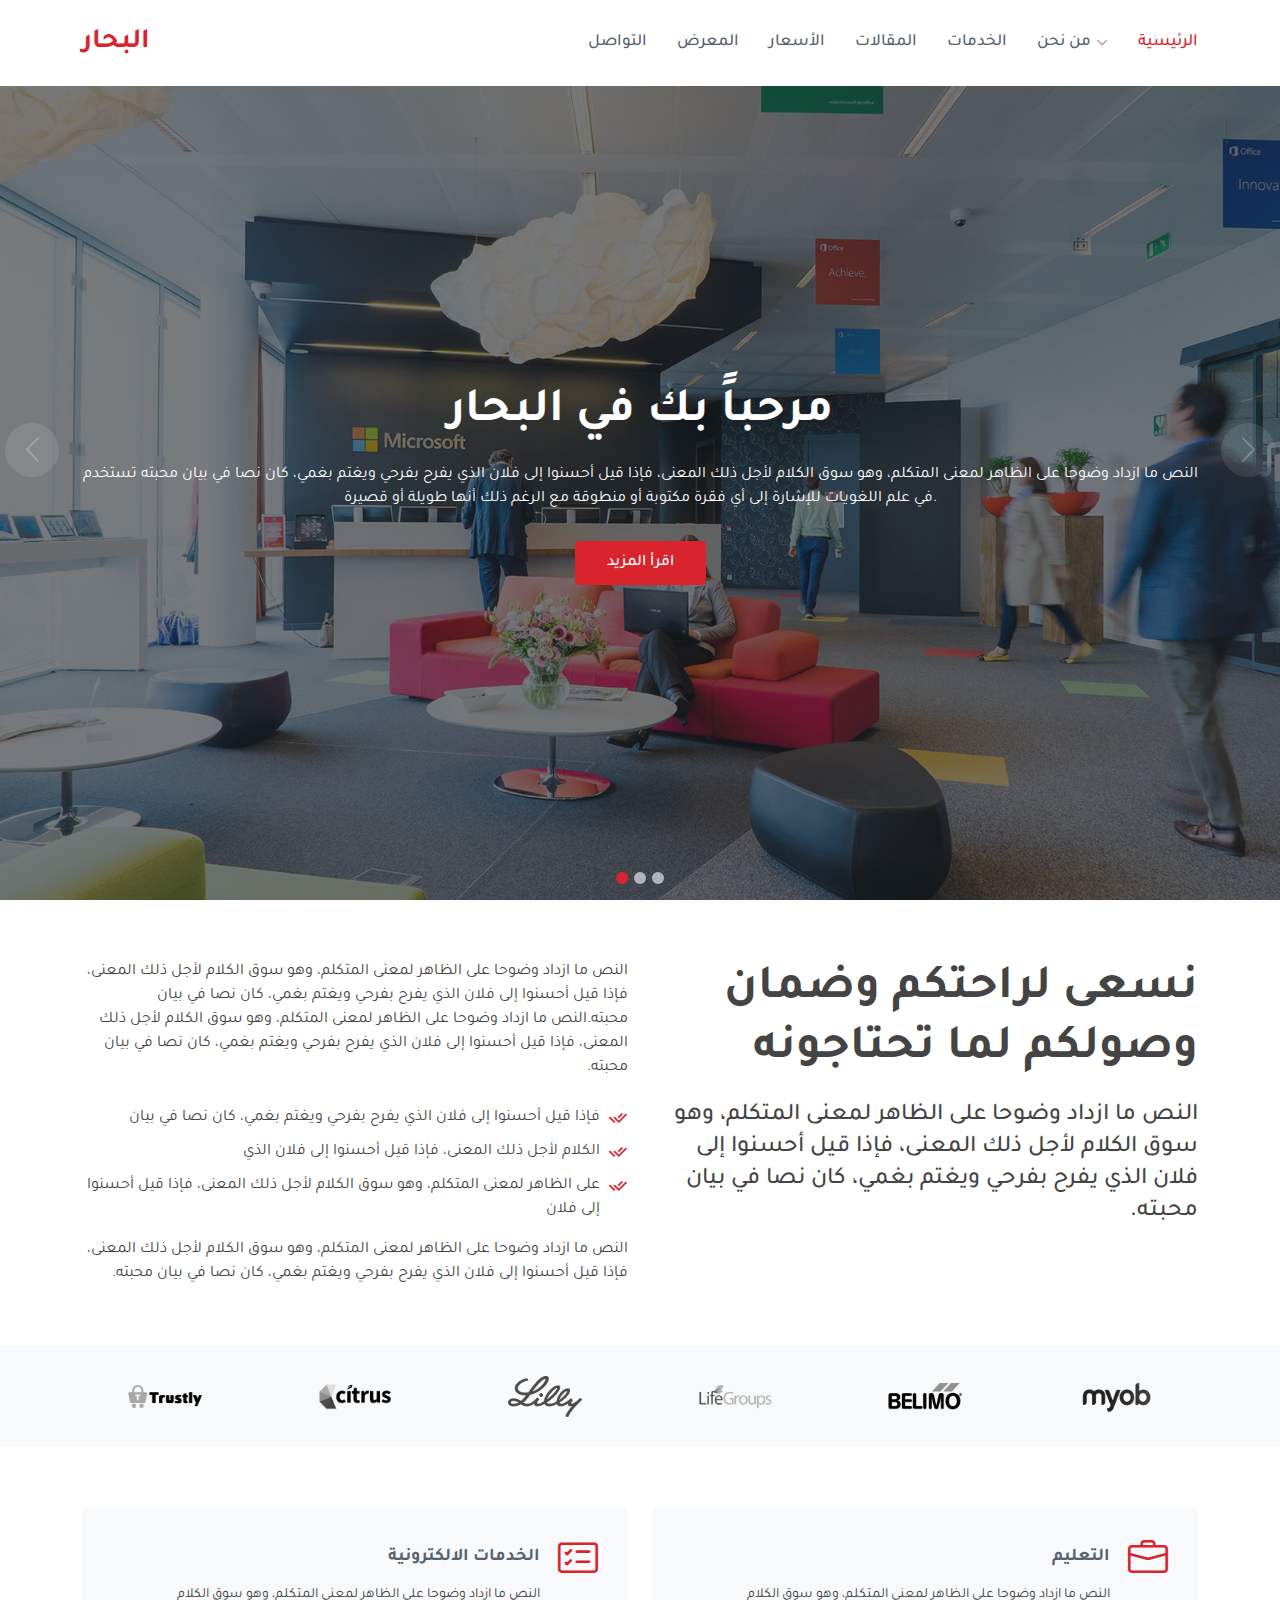
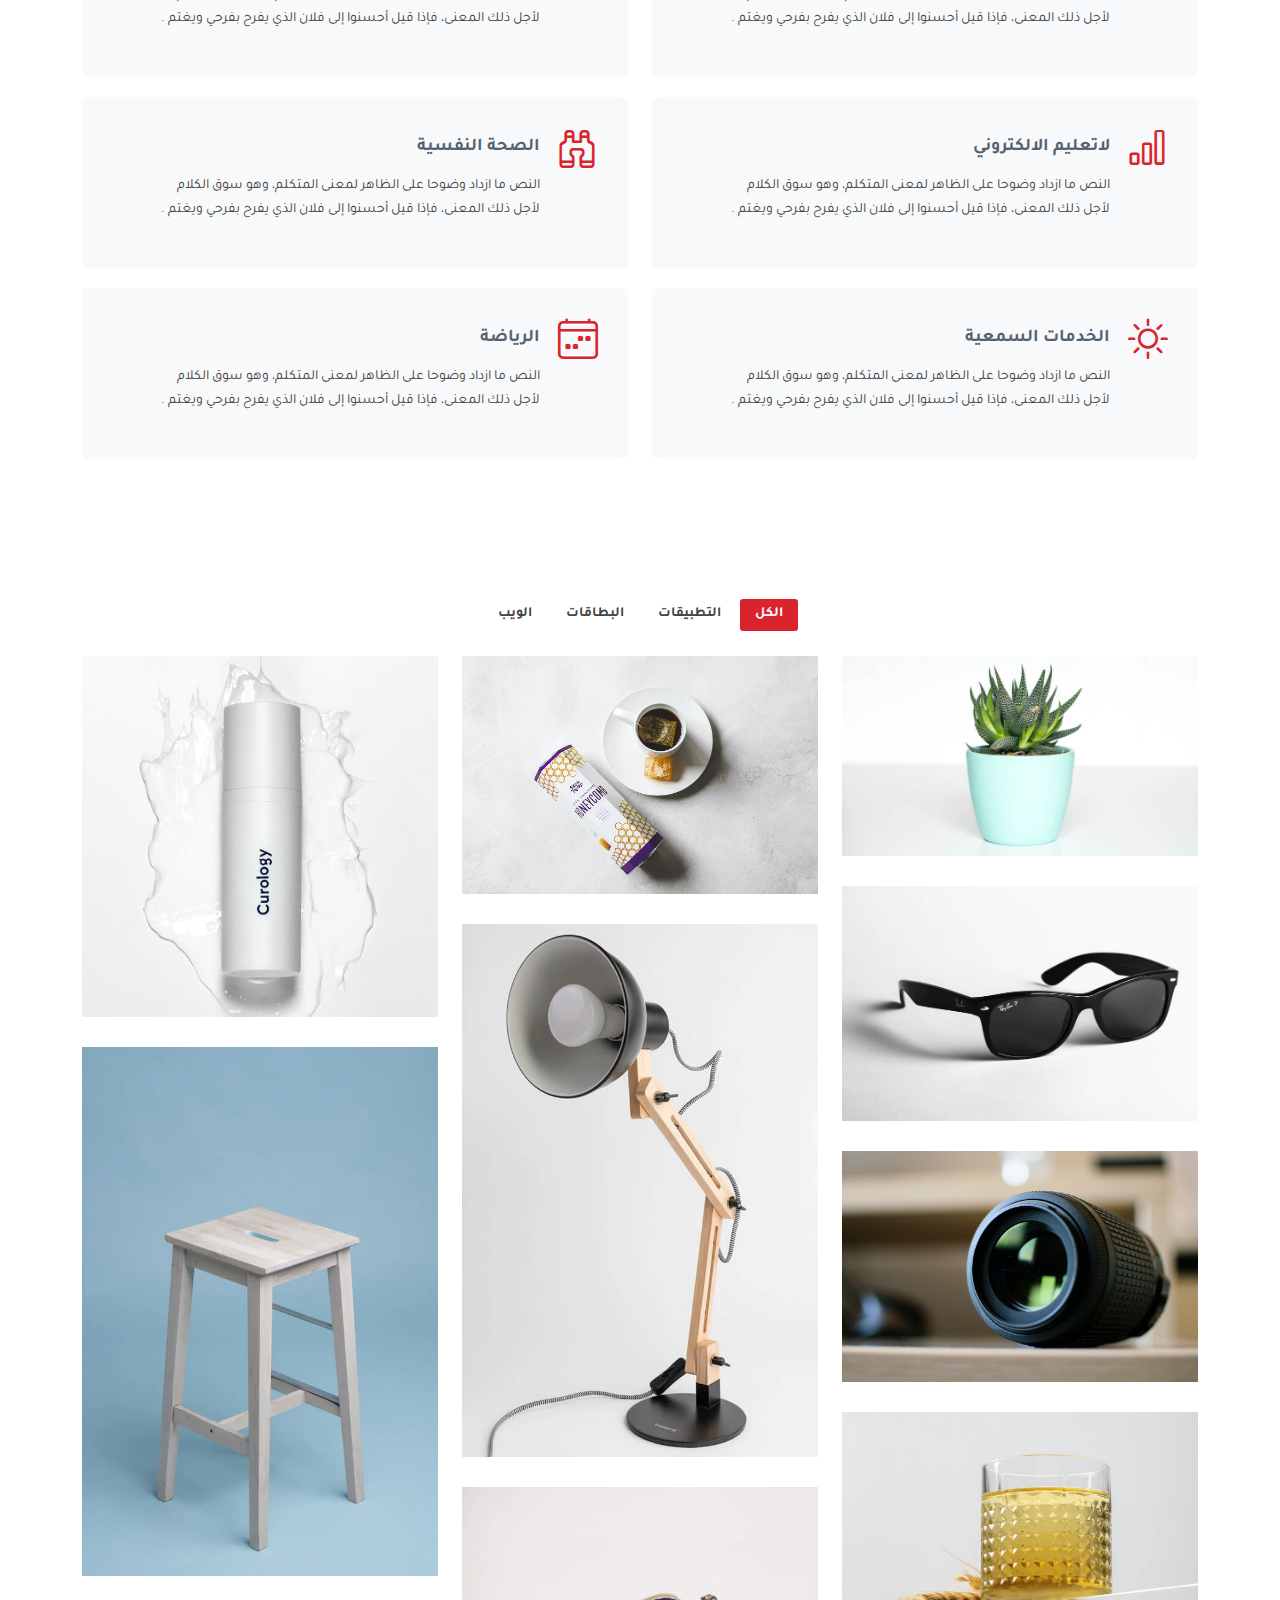
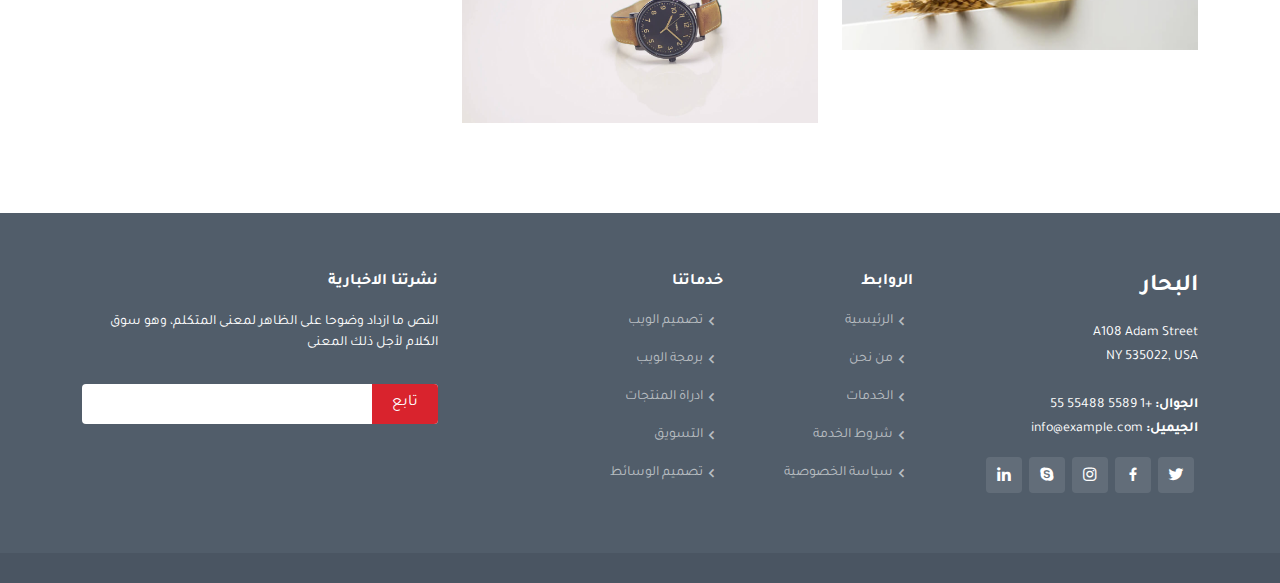
<file: index.html>
<!DOCTYPE html>
<html lang="en">

<head>
  <meta charset="utf-8">
  <meta content="width=device-width, initial-scale=1.0" name="viewport">

  <title>Sailor Bootstrap Template - Index</title>
  <meta content="" name="description">
  <meta content="" name="keywords">

  <!-- Favicons -->
  <link href="assets/img/favicon.png" rel="icon">
  <link href="assets/img/apple-touch-icon.png" rel="apple-touch-icon">

  <!-- Google Fonts -->
  <link rel="preconnect" href="https://fonts.gstatic.com">
  <link href="https://fonts.googleapis.com/css2?family=Tajawal:wght@300;400;500;700;800&display=swap" rel="stylesheet">
  
  <!-- Vendor CSS Files -->
  <link href="assets/vendor/animate.css/animate.min.css" rel="stylesheet">
  <link href="assets/vendor/bootstrap/css/bootstrap.min.css" rel="stylesheet">
  <link href="assets/vendor/bootstrap-icons/bootstrap-icons.css" rel="stylesheet">
  <link href="assets/vendor/boxicons/css/boxicons.min.css" rel="stylesheet">
  <link href="assets/vendor/glightbox/css/glightbox.min.css" rel="stylesheet">
  <link href="assets/vendor/remixicon/remixicon.css" rel="stylesheet">
  <link href="assets/vendor/swiper/swiper-bundle.min.css" rel="stylesheet">

  <!-- Template Main CSS File -->
  <link href="assets/css/style.css" rel="stylesheet">

  <!-- =======================================================
  * Template Name: Sailor - v4.3.0
  * Template URL: https://bootstrapmade.com/sailor-free-bootstrap-theme/
  * Author: BootstrapMade.com
  * License: https://bootstrapmade.com/license/
  ======================================================== -->
</head>

<body>

  <!-- ======= Header ======= -->
  <header id="header" class="fixed-top d-flex align-items-center" dir="ltr">
    <div class="container d-flex align-items-center">

      <h1 class="logo me-auto"><a href="index.html">البحار</a></h1>
      <!-- Uncomment below if you prefer to use an image logo -->
      <!-- <a href="index.html" class="logo me-auto"><img src="assets/img/logo.png" alt="" class="img-fluid"></a>-->

      <nav id="navbar" class="navbar">
        <ul>
          <li><a href="contact.html">التواصل</a></li>
          <li><a href="portfolio.html">المعرض</a></li>
          <li><a href="pricing.html">الأسعار</a></li>
          <li><a href="blog.html">المقالات</a></li>
          <li><a href="services.html">الخدمات</a></li>

          <li class="dropdown"><a href="#"><span>من نحن</span> <i class="bi bi-chevron-down"></i></a>
            <ul>
              <li><a href="about.html">من نحن</a></li>
              <li><a href="team.html">الفريق</a></li>
              <li><a href="testimonials.html">التوصيات</a></li>

              <li class="dropdown"><a href="#"><i class="bi bi-chevron-left"></i><span>Deep Drop Down</span></a>
                <ul>
                  <li><a href="#">Deep Drop Down 1</a></li>
                  <li><a href="#">Deep Drop Down 2</a></li>
                  <li><a href="#">Deep Drop Down 3</a></li>
                  <li><a href="#">Deep Drop Down 4</a></li>
                  <li><a href="#">Deep Drop Down 5</a></li>
                </ul>
              </li>
            </ul>
          </li>

          <li><a href="index.html" class="active">الرئيسية</a></li>


        </ul>
        <i class="bi bi-list mobile-nav-toggle"></i>
      </nav><!-- .navbar -->

    </div>
  </header><!-- End Header -->

  <!-- ======= Hero Section ======= -->
  <section id="hero" dir="ltr">
    <div id="heroCarousel" data-bs-interval="5000" class="carousel slide carousel-fade" data-bs-ride="carousel">

      <ol class="carousel-indicators" id="hero-carousel-indicators"></ol>

      <div class="carousel-inner" role="listbox">

        <!-- Slide 1 -->
        <div class="carousel-item active" style="background-image: url(assets/img/slide/slide-1.jpg)">
          <div class="carousel-container">
            <div class="container">
              <h2 class="animate__animated animate__fadeInDown">مرحباً بك في <span>البحار</span></h2>
              <p class="animate__animated animate__fadeInUp">النص ما ازداد وضوحا على الظاهر لمعنى المتكلم، وهو سوق الكلام لأجل ذلك المعنى، فإذا قيل أحسنوا إلى فلان الذي يفرح بفرحي ويغتم بغمي، كان نصا في بيان محبته تستخدم في علم اللغويات للإشارة إلى أي فقرة مكتوبة أو منطوقة مع الرغم ذلك أنها طويلة أو قصيرة.</p>
              <a href="#about" class="btn-get-started animate__animated animate__fadeInUp scrollto">اقرأ المزيد</a>
            </div>
          </div>
        </div>

        <!-- Slide 2 -->
        <div class="carousel-item" style="background-image: url(assets/img/slide/slide-2.jpg)">
          <div class="carousel-container">
            <div class="container">
              <h2 class="animate__animated animate__fadeInDown">عنوانا المصداقية</h2>
              <p class="animate__animated animate__fadeInUp">النص ما ازداد وضوحا على الظاهر لمعنى المتكلم، وهو سوق الكلام لأجل ذلك المعنى، فإذا قيل أحسنوا إلى فلان الذي يفرح بفرحي ويغتم بغمي، كان نصا في بيان محبته تستخدم في علم اللغويات للإشارة إلى أي فقرة مكتوبة أو منطوقة مع الرغم ذلك أنها طويلة أو قصيرة.</p>
              <a href="#about" class="btn-get-started animate__animated animate__fadeInUp scrollto">اقرأ المزيد</a>
            </div>
          </div>
        </div>

        <!-- Slide 3 -->
        <div class="carousel-item" style="background-image: url(assets/img/slide/slide-3.jpg)">
          <div class="carousel-container">
            <div class="container">
              <h2 class="animate__animated animate__fadeInDown">شعارنا التقدم والانتاج</h2>
              <p class="animate__animated animate__fadeInUp">النص ما ازداد وضوحا على الظاهر لمعنى المتكلم، وهو سوق الكلام لأجل ذلك المعنى، فإذا قيل أحسنوا إلى فلان الذي يفرح بفرحي ويغتم بغمي، كان نصا في بيان محبته تستخدم في علم اللغويات للإشارة إلى أي فقرة مكتوبة أو منطوقة مع الرغم ذلك أنها طويلة أو قصيرة.</p>
              <a href="#about" class="btn-get-started animate__animated animate__fadeInUp scrollto">اقرأ المزيد</a>
            </div>
          </div>
        </div>

      </div>

      <a class="carousel-control-prev" href="#heroCarousel" role="button" data-bs-slide="prev">
        <span class="carousel-control-prev-icon bi bi-chevron-left" aria-hidden="true"></span>
      </a>

      <a class="carousel-control-next" href="#heroCarousel" role="button" data-bs-slide="next">
        <span class="carousel-control-next-icon bi bi-chevron-right" aria-hidden="true"></span>
      </a>

    </div>
  </section><!-- End Hero -->

  <main id="main">

    <!-- ======= About Section ======= -->
    <section id="about" class="about">
      <div class="container">

        <div class="row content">
          <div class="col-lg-6">
            <h2>نسعى لراحتكم وضمان وصولكم لما تحتاجونه</h2>
            <h3>النص ما ازداد وضوحا على الظاهر لمعنى المتكلم، وهو سوق الكلام لأجل ذلك المعنى، فإذا قيل أحسنوا إلى فلان الذي يفرح بفرحي ويغتم بغمي، كان نصا في بيان محبته.</h3>
          </div>
          <div class="col-lg-6 pt-4 pt-lg-0">
            <p>
              النص ما ازداد وضوحا على الظاهر لمعنى المتكلم، وهو سوق الكلام لأجل ذلك المعنى، فإذا قيل أحسنوا إلى فلان الذي يفرح بفرحي ويغتم بغمي، كان نصا في بيان محبته.النص ما ازداد وضوحا على الظاهر لمعنى المتكلم، وهو سوق الكلام لأجل ذلك المعنى، فإذا قيل أحسنوا إلى فلان الذي يفرح بفرحي ويغتم بغمي، كان نصا في بيان محبته.
            </p>
            <ul>
              <li><i class="ri-check-double-line"></i> فإذا قيل أحسنوا إلى فلان الذي يفرح بفرحي ويغتم بغمي، كان نصا في بيان</li>
              <li><i class="ri-check-double-line"></i> الكلام لأجل ذلك المعنى، فإذا قيل أحسنوا إلى فلان الذي</li>
              <li><i class="ri-check-double-line"></i> على الظاهر لمعنى المتكلم، وهو سوق الكلام لأجل ذلك المعنى، فإذا قيل أحسنوا إلى فلان</li>
            </ul>
            <p>
              النص ما ازداد وضوحا على الظاهر لمعنى المتكلم، وهو سوق الكلام لأجل ذلك المعنى، فإذا قيل أحسنوا إلى فلان الذي يفرح بفرحي ويغتم بغمي، كان نصا في بيان محبته.            </p>
          </div>
        </div>

      </div>
    </section><!-- End About Section -->

    <!-- ======= Clients Section ======= -->
    <section id="clients" class="clients section-bg">
      <div class="container">

        <div class="row">

          <div class="col-lg-2 col-md-4 col-6 d-flex align-items-center justify-content-center">
            <img src="assets/img/clients/client-1.png" class="img-fluid" alt="">
          </div>

          <div class="col-lg-2 col-md-4 col-6 d-flex align-items-center justify-content-center">
            <img src="assets/img/clients/client-2.png" class="img-fluid" alt="">
          </div>

          <div class="col-lg-2 col-md-4 col-6 d-flex align-items-center justify-content-center">
            <img src="assets/img/clients/client-3.png" class="img-fluid" alt="">
          </div>

          <div class="col-lg-2 col-md-4 col-6 d-flex align-items-center justify-content-center">
            <img src="assets/img/clients/client-4.png" class="img-fluid" alt="">
          </div>

          <div class="col-lg-2 col-md-4 col-6 d-flex align-items-center justify-content-center">
            <img src="assets/img/clients/client-5.png" class="img-fluid" alt="">
          </div>

          <div class="col-lg-2 col-md-4 col-6 d-flex align-items-center justify-content-center">
            <img src="assets/img/clients/client-6.png" class="img-fluid" alt="">
          </div>

        </div>

      </div>
    </section><!-- End Clients Section -->

    <!-- ======= Services Section ======= -->
    <section id="services" class="services">
      <div class="container">

        <div class="row">
          <div class="col-md-6">
            <div class="icon-box">
              <i class="bi bi-briefcase"></i>
              <div>
                <h4><a href="#">التعليم</a></h4>
                <p>النص ما ازداد وضوحا على الظاهر لمعنى المتكلم، وهو سوق الكلام لأجل ذلك المعنى، فإذا قيل أحسنوا إلى فلان الذي يفرح بفرحي ويغتم  .</p>  
              </div>
            </div>
          </div>
          <div class="col-md-6 mt-4 mt-md-0">
            <div class="icon-box">
              <i class="bi bi-card-checklist"></i>
              <div>
                <h4><a href="#">الخدمات الالكترونية</a></h4>
                <p>النص ما ازداد وضوحا على الظاهر لمعنى المتكلم، وهو سوق الكلام لأجل ذلك المعنى، فإذا قيل أحسنوا إلى فلان الذي يفرح بفرحي ويغتم  .</p>  
              </div>
            </div>
          </div>
          <div class="col-md-6 mt-4 mt-md-0">
            <div class="icon-box">
              <i class="bi bi-bar-chart"></i>
              <div>
                <h4><a href="#">لاتعليم الالكتروني</a></h4>
                <p>النص ما ازداد وضوحا على الظاهر لمعنى المتكلم، وهو سوق الكلام لأجل ذلك المعنى، فإذا قيل أحسنوا إلى فلان الذي يفرح بفرحي ويغتم  .</p>  
              </div>
            </div>
          </div>
          <div class="col-md-6 mt-4 mt-md-0">
            <div class="icon-box">
              <i class="bi bi-binoculars"></i>
              <div>
                <h4><a href="#">الصحة النفسية</a></h4>
                <p>النص ما ازداد وضوحا على الظاهر لمعنى المتكلم، وهو سوق الكلام لأجل ذلك المعنى، فإذا قيل أحسنوا إلى فلان الذي يفرح بفرحي ويغتم  .</p>  
              </div>
            </div>
          </div>
          <div class="col-md-6 mt-4 mt-md-0">
            <div class="icon-box">
              <i class="bi bi-brightness-high"></i>
              <div>
                <h4><a href="#">الخدمات السمعية</a></h4>
                <p>النص ما ازداد وضوحا على الظاهر لمعنى المتكلم، وهو سوق الكلام لأجل ذلك المعنى، فإذا قيل أحسنوا إلى فلان الذي يفرح بفرحي ويغتم  .</p>  
              </div>
            </div>
          </div>
          <div class="col-md-6 mt-4 mt-md-0">
            <div class="icon-box">
              <i class="bi bi-calendar4-week"></i>
              <div>
                <h4><a href="#">الرياضة</a></h4>
                <p>النص ما ازداد وضوحا على الظاهر لمعنى المتكلم، وهو سوق الكلام لأجل ذلك المعنى، فإذا قيل أحسنوا إلى فلان الذي يفرح بفرحي ويغتم  .</p>  
              </div>
            </div>
          </div>
        </div>

      </div>
    </section><!-- End Services Section -->

    <!-- ======= Portfolio Section ======= -->
    <section id="portfolio" class="portfolio">
      <div class="container">

        <div class="row">
          <div class="col-lg-12 d-flex justify-content-center">
            <ul id="portfolio-flters">
              <li data-filter="*" class="filter-active">الكل</li>
              <li data-filter=".filter-app">التطبيقات</li>
              <li data-filter=".filter-card">البطاقات</li>
              <li data-filter=".filter-web">الويب</li>
            </ul>
          </div>
        </div>

        <div class="row portfolio-container">

          <div class="col-lg-4 col-md-6 portfolio-item filter-app">
            <div class="portfolio-wrap">
              <img src="assets/img/portfolio/portfolio-1.jpg" class="img-fluid" alt="">
              <div class="portfolio-info">
                <h4>تطبيق 1</h4>
                <p>التطبيقات</p>
                <div class="portfolio-links">
                  <a href="assets/img/portfolio/portfolio-1.jpg" data-gallery="portfolioGallery" class="portfolio-lightbox" title="App 1"><i class="bx bx-plus"></i></a>
                  <a href="portfolio-details.html" class="portfolio-details-lightbox" data-glightbox="type: external" title="Portfolio Details"><i class="bx bx-link"></i></a>
                </div>
              </div>
            </div>
          </div>

          <div class="col-lg-4 col-md-6 portfolio-item filter-web">
            <div class="portfolio-wrap">
              <img src="assets/img/portfolio/portfolio-2.jpg" class="img-fluid" alt="">
              <div class="portfolio-info">
                <h4>ويب 3</h4>
                <p>ويب</p>
                <div class="portfolio-links">
                  <a href="assets/img/portfolio/portfolio-2.jpg" data-gallery="portfolioGallery" class="portfolio-lightbox" title="Web 3"><i class="bx bx-plus"></i></a>
                  <a href="portfolio-details.html" class="portfolio-details-lightbox" data-glightbox="type: external" title="Portfolio Details"><i class="bx bx-link"></i></a>
                </div>
              </div>
            </div>
          </div>

          <div class="col-lg-4 col-md-6 portfolio-item filter-app">
            <div class="portfolio-wrap">
              <img src="assets/img/portfolio/portfolio-3.jpg" class="img-fluid" alt="">
              <div class="portfolio-info">
                <h4>تطبيق 2</h4>
                <p>تطبيق</p>
                <div class="portfolio-links">
                  <a href="assets/img/portfolio/portfolio-3.jpg" data-gallery="portfolioGallery" class="portfolio-lightbox" title="App 2"><i class="bx bx-plus"></i></a>
                  <a href="portfolio-details.html" class="portfolio-details-lightbox" data-glightbox="type: external" title="Portfolio Details"><i class="bx bx-link"></i></a>
                </div>
              </div>
            </div>
          </div>

          <div class="col-lg-4 col-md-6 portfolio-item filter-card">
            <div class="portfolio-wrap">
              <img src="assets/img/portfolio/portfolio-4.jpg" class="img-fluid" alt="">
              <div class="portfolio-info">
                <h4>البطاقة 2</h4>
                <p>البطاقة</p>
                <div class="portfolio-links">
                  <a href="assets/img/portfolio/portfolio-4.jpg" data-gallery="portfolioGallery" class="portfolio-lightbox" title="Card 2"><i class="bx bx-plus"></i></a>
                  <a href="portfolio-details.html" class="portfolio-details-lightbox" data-glightbox="type: external" title="Portfolio Details"><i class="bx bx-link"></i></a>
                </div>
              </div>
            </div>
          </div>

          <div class="col-lg-4 col-md-6 portfolio-item filter-web">
            <div class="portfolio-wrap">
              <img src="assets/img/portfolio/portfolio-5.jpg" class="img-fluid" alt="">
              <div class="portfolio-info">
                <h4>ويب 2</h4>
                <p>ويب</p>
                <div class="portfolio-links">
                  <a href="assets/img/portfolio/portfolio-5.jpg" data-gallery="portfolioGallery" class="portfolio-lightbox" title="Web 2"><i class="bx bx-plus"></i></a>
                  <a href="portfolio-details.html" class="portfolio-details-lightbox" data-glightbox="type: external" title="Portfolio Details"><i class="bx bx-link"></i></a>
                </div>
              </div>
            </div>
          </div>

          <div class="col-lg-4 col-md-6 portfolio-item filter-app">
            <div class="portfolio-wrap">
              <img src="assets/img/portfolio/portfolio-6.jpg" class="img-fluid" alt="">
              <div class="portfolio-info">
                <h4>تطبيق 3</h4>
                <p>تطبيق</p>
                <div class="portfolio-links">
                  <a href="assets/img/portfolio/portfolio-6.jpg" data-gallery="portfolioGallery" class="portfolio-lightbox" title="App 3"><i class="bx bx-plus"></i></a>
                  <a href="portfolio-details.html" class="portfolio-details-lightbox" data-glightbox="type: external" title="Portfolio Details"><i class="bx bx-link"></i></a>
                </div>
              </div>
            </div>
          </div>

          <div class="col-lg-4 col-md-6 portfolio-item filter-card">
            <div class="portfolio-wrap">
              <img src="assets/img/portfolio/portfolio-7.jpg" class="img-fluid" alt="">
              <div class="portfolio-info">
                <h4>بطاقة 1</h4>
                <p>بطاقة</p>
                <div class="portfolio-links">
                  <a href="assets/img/portfolio/portfolio-7.jpg" data-gallery="portfolioGallery" class="portfolio-lightbox" title="Card 1"><i class="bx bx-plus"></i></a>
                  <a href="portfolio-details.html" class="portfolio-details-lightbox" data-glightbox="type: external" title="Portfolio Details"><i class="bx bx-link"></i></a>
                </div>
              </div>
            </div>
          </div>

          <div class="col-lg-4 col-md-6 portfolio-item filter-card">
            <div class="portfolio-wrap">
              <img src="assets/img/portfolio/portfolio-8.jpg" class="img-fluid" alt="">
              <div class="portfolio-info">
                <h4>بطاقة 3</h4>
                <p>بطاقة</p>
                <div class="portfolio-links">
                  <a href="assets/img/portfolio/portfolio-8.jpg" data-gallery="portfolioGallery" class="portfolio-lightbox" title="Card 3"><i class="bx bx-plus"></i></a>
                  <a href="portfolio-details.html" class="portfolio-details-lightbox" data-glightbox="type: external" title="Portfolio Details"><i class="bx bx-link"></i></a>
                </div>
              </div>
            </div>
          </div>

          <div class="col-lg-4 col-md-6 portfolio-item filter-web">
            <div class="portfolio-wrap">
              <img src="assets/img/portfolio/portfolio-9.jpg" class="img-fluid" alt="">
              <div class="portfolio-info">
                <h4>ويب 3</h4>
                <p>ويب</p>
                <div class="portfolio-links">
                  <a href="assets/img/portfolio/portfolio-9.jpg" data-gallery="portfolioGallery" class="portfolio-lightbox" title="Web 3"><i class="bx bx-plus"></i></a>
                  <a href="portfolio-details.html" class="portfolio-details-lightbox" data-glightbox="type: external" title="Portfolio Details"><i class="bx bx-link"></i></a>
                </div>
              </div>
            </div>
          </div>

        </div>

      </div>
    </section><!-- End Portfolio Section -->

  </main><!-- End #main -->

  <!-- ======= Footer ======= -->
  <footer id="footer">
    <div class="footer-top">
      <div class="container">
        <div class="row">

          <div class="col-lg-3 col-md-6">
            <div class="footer-info">
              <h3>البحار</h3>
              <p>
                A108 Adam Street <br>
                NY 535022, USA<br><br>
                <strong> الجوال: </strong> +1 5589 55488 55<br>
                <strong> الجيميل: </strong> info@example.com<br>
              </p>
              <div class="social-links mt-3">
                <a href="#" class="twitter"><i class="bx bxl-twitter"></i></a>
                <a href="#" class="facebook"><i class="bx bxl-facebook"></i></a>
                <a href="#" class="instagram"><i class="bx bxl-instagram"></i></a>
                <a href="#" class="google-plus"><i class="bx bxl-skype"></i></a>
                <a href="#" class="linkedin"><i class="bx bxl-linkedin"></i></a>
              </div>
            </div>
          </div>

          <div class="col-lg-2 col-md-6 footer-links">
            <h4>الروابط</h4>
            <ul>
              <li><i class="bx bx-chevron-left"></i> <a href="#">الرئيسية</a></li>
              <li><i class="bx bx-chevron-left"></i> <a href="#">من نحن</a></li>
              <li><i class="bx bx-chevron-left"></i> <a href="#">الخدمات</a></li>
              <li><i class="bx bx-chevron-left"></i> <a href="#">شروط الخدمة</a></li>
              <li><i class="bx bx-chevron-left"></i> <a href="#">سياسة الخصوصية</a></li>
            </ul>
          </div>

          <div class="col-lg-3 col-md-6 footer-links">
            <h4>خدماتنا</h4>
            <ul>
              <li><i class="bx bx-chevron-left"></i> <a href="#">تصميم الويب</a></li>
              <li><i class="bx bx-chevron-left"></i> <a href="#">برمجة الويب</a></li>
              <li><i class="bx bx-chevron-left"></i> <a href="#">ادراة المنتجات</a></li>
              <li><i class="bx bx-chevron-left"></i> <a href="#">التسويق</a></li>
              <li><i class="bx bx-chevron-left"></i> <a href="#">تصميم الوسائط</a></li>
            </ul>
          </div>

          <div class="col-lg-4 col-md-6 footer-newsletter">
            <h4>نشرتنا الاخبارية</h4>
            <p>النص ما ازداد وضوحا على الظاهر لمعنى المتكلم، وهو سوق الكلام لأجل ذلك المعنى</p>
            <form action="" method="post">
              <input type="submit" value="تابع">
              <input type="email" name="email">
            </form>

          </div>

        </div>
      </div>
    </div>

  </footer><!-- End Footer -->

  <a href="#" class="back-to-top d-flex align-items-center justify-content-center"><i class="bi bi-arrow-up-short"></i></a>

  <!-- Vendor JS Files -->
  <script src="assets/vendor/bootstrap/js/bootstrap.bundle.min.js"></script>
  <script src="assets/vendor/glightbox/js/glightbox.min.js"></script>
  <script src="assets/vendor/isotope-layout/isotope.pkgd.min.js"></script>
  <script src="assets/vendor/php-email-form/validate.js"></script>
  <script src="assets/vendor/swiper/swiper-bundle.min.js"></script>
  <script src="assets/vendor/waypoints/noframework.waypoints.js"></script>

  <!-- Template Main JS File -->
  <script src="assets/js/main.js"></script>

</body>

</html>
</file>
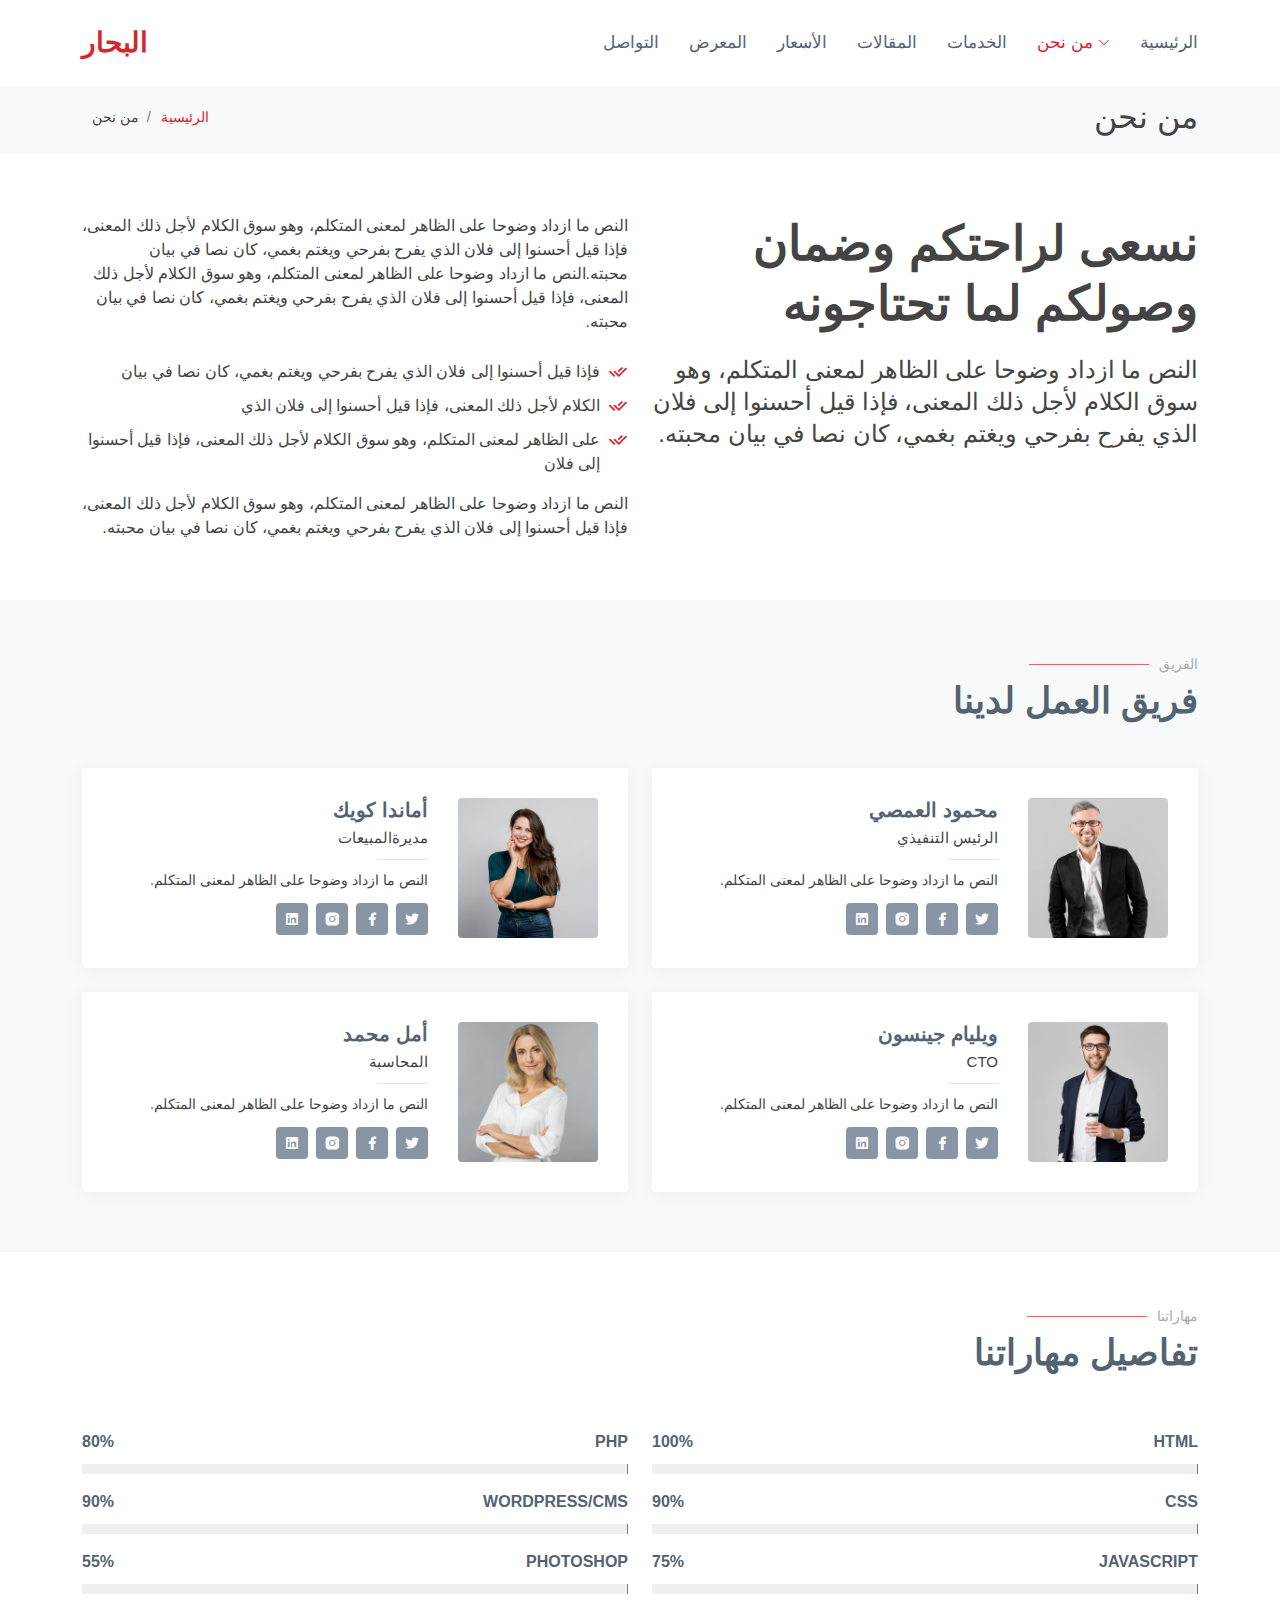
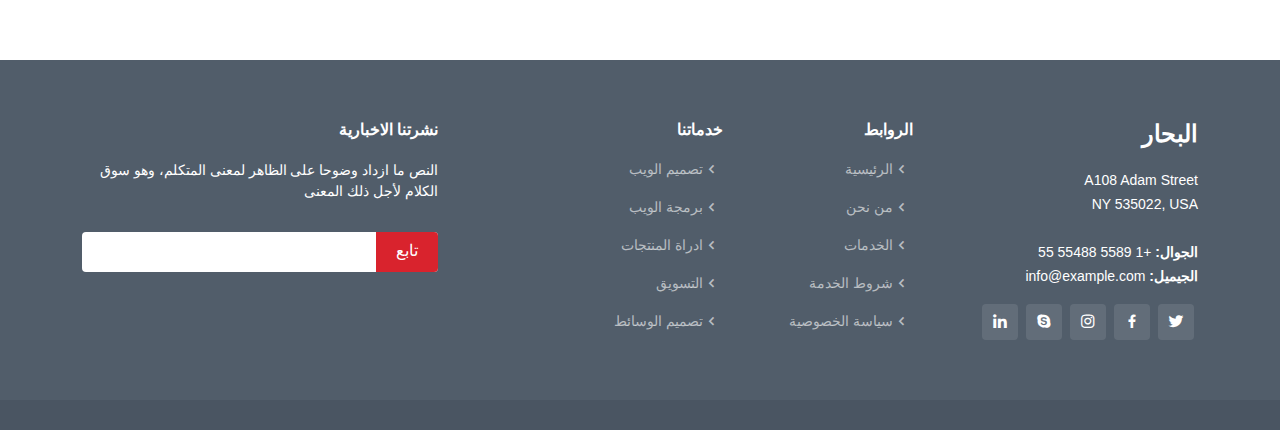
<file: about.html>
<!DOCTYPE html>
<html lang="en">

<head>
  <meta charset="utf-8">
  <meta content="width=device-width, initial-scale=1.0" name="viewport">

  <title>About - Sailor Bootstrap Template</title>
  <meta content="" name="description">
  <meta content="" name="keywords">

  <!-- Favicons -->
  <link href="assets/img/favicon.png" rel="icon">
  <link href="assets/img/apple-touch-icon.png" rel="apple-touch-icon">

  <!-- Google Fonts -->
  <link href="https://fonts.googleapis.com/css?family=Open+Sans:300,300i,400,400i,600,600i,700,700i|Raleway:300,300i,400,400i,500,500i,600,600i,700,700i|Poppins:300,300i,400,400i,500,500i,600,600i,700,700i" rel="stylesheet">

  <!-- Vendor CSS Files -->
  <link href="assets/vendor/animate.css/animate.min.css" rel="stylesheet">
  <link href="assets/vendor/bootstrap/css/bootstrap.min.css" rel="stylesheet">
  <link href="assets/vendor/bootstrap-icons/bootstrap-icons.css" rel="stylesheet">
  <link href="assets/vendor/boxicons/css/boxicons.min.css" rel="stylesheet">
  <link href="assets/vendor/glightbox/css/glightbox.min.css" rel="stylesheet">
  <link href="assets/vendor/remixicon/remixicon.css" rel="stylesheet">
  <link href="assets/vendor/swiper/swiper-bundle.min.css" rel="stylesheet">

  <!-- Template Main CSS File -->
  <link href="assets/css/style.css" rel="stylesheet">

  <!-- =======================================================
  * Template Name: Sailor - v4.3.0
  * Template URL: https://bootstrapmade.com/sailor-free-bootstrap-theme/
  * Author: BootstrapMade.com
  * License: https://bootstrapmade.com/license/
  ======================================================== -->
</head>

<body>

  <!-- ======= Header ======= -->
  <header id="header" class="fixed-top d-flex align-items-center" dir="ltr">
    <div class="container d-flex align-items-center">

      <h1 class="logo me-auto"><a href="index.html">البحار</a></h1>
      <!-- Uncomment below if you prefer to use an image logo -->
      <!-- <a href="index.html" class="logo me-auto"><img src="assets/img/logo.png" alt="" class="img-fluid"></a>-->

      <nav id="navbar" class="navbar">
        <ul>
          <li><a href="contact.html">التواصل</a></li>
          <li><a href="portfolio.html">المعرض</a></li>
          <li><a href="pricing.html">الأسعار</a></li>
          <li><a href="blog.html">المقالات</a></li>
          <li><a href="services.html">الخدمات</a></li>

          <li class="dropdown"><a href="#" class="active"><span>من نحن</span> <i class="bi bi-chevron-down"></i></a>
            <ul>
              <li><a href="about.html" class="active">من نحن</a></li>
              <li><a href="team.html">الفريق</a></li>
              <li><a href="testimonials.html">التوصيات</a></li>

              <li class="dropdown"><a href="#"><i class="bi bi-chevron-left"></i><span>Deep Drop Down</span></a>
                <ul>
                  <li><a href="#">Deep Drop Down 1</a></li>
                  <li><a href="#">Deep Drop Down 2</a></li>
                  <li><a href="#">Deep Drop Down 3</a></li>
                  <li><a href="#">Deep Drop Down 4</a></li>
                  <li><a href="#">Deep Drop Down 5</a></li>
                </ul>
              </li>
            </ul>
          </li>

          <li><a href="index.html">الرئيسية</a></li>
        </ul>
        <i class="bi bi-list mobile-nav-toggle"></i>
      </nav><!-- .navbar -->

    </div>
  </header><!-- End Header -->

  <main id="main">

    <!-- ======= Breadcrumbs ======= -->
    <section id="breadcrumbs" class="breadcrumbs">
      <div class="container">

        <div class="d-flex justify-content-between align-items-center">
          <h2>من نحن</h2>
          <ol>
            <li><a href="index.html">الرئيسية</a></li>
            <li> &nbsp;من نحن</li>
          </ol>
        </div>

      </div>
    </section><!-- End Breadcrumbs -->

    <!-- ======= About Section ======= -->
    <section id="about" class="about">
      <div class="container">

        <div class="row content">
          <div class="col-lg-6">
            <h2>نسعى لراحتكم وضمان وصولكم لما تحتاجونه</h2>
            <h3>النص ما ازداد وضوحا على الظاهر لمعنى المتكلم، وهو سوق الكلام لأجل ذلك المعنى، فإذا قيل أحسنوا إلى فلان الذي يفرح بفرحي ويغتم بغمي، كان نصا في بيان محبته.</h3>
          </div>
          <div class="col-lg-6 pt-4 pt-lg-0">
            <p>
              النص ما ازداد وضوحا على الظاهر لمعنى المتكلم، وهو سوق الكلام لأجل ذلك المعنى، فإذا قيل أحسنوا إلى فلان الذي يفرح بفرحي ويغتم بغمي، كان نصا في بيان محبته.النص ما ازداد وضوحا على الظاهر لمعنى المتكلم، وهو سوق الكلام لأجل ذلك المعنى، فإذا قيل أحسنوا إلى فلان الذي يفرح بفرحي ويغتم بغمي، كان نصا في بيان محبته.
            </p>
            <ul>
              <li><i class="ri-check-double-line"></i> فإذا قيل أحسنوا إلى فلان الذي يفرح بفرحي ويغتم بغمي، كان نصا في بيان</li>
              <li><i class="ri-check-double-line"></i> الكلام لأجل ذلك المعنى، فإذا قيل أحسنوا إلى فلان الذي</li>
              <li><i class="ri-check-double-line"></i> على الظاهر لمعنى المتكلم، وهو سوق الكلام لأجل ذلك المعنى، فإذا قيل أحسنوا إلى فلان</li>
            </ul>
            <p>
              النص ما ازداد وضوحا على الظاهر لمعنى المتكلم، وهو سوق الكلام لأجل ذلك المعنى، فإذا قيل أحسنوا إلى فلان الذي يفرح بفرحي ويغتم بغمي، كان نصا في بيان محبته.            </p>
          </div>
        </div>

      </div>
    </section><!-- End About Section -->

    <!-- ======= Team Section ======= -->
    <section id="team" class="team section-bg">
      <div class="container">

        <div class="section-title">
          <h2>الفريق</h2>
          <p>فريق العمل لدينا</p>
        </div>

        <div class="row">

          <div class="col-lg-6">
            <div class="member d-flex align-items-start">
              <div class="pic"><img src="assets/img/team/team-1.jpg" class="img-fluid" alt=""></div>
              <div class="member-info">
                <h4>محمود العمصي</h4>
                <span>الرئيس التنفيذي</span>
                <p>النص ما ازداد وضوحا على الظاهر لمعنى المتكلم.</p>
                <div class="social">
                  <a href=""><i class="ri-twitter-fill"></i></a>
                  <a href=""><i class="ri-facebook-fill"></i></a>
                  <a href=""><i class="ri-instagram-fill"></i></a>
                  <a href=""> <i class="ri-linkedin-box-fill"></i> </a>
                </div>
              </div>
            </div>
          </div>

          <div class="col-lg-6 mt-4 mt-lg-0">
            <div class="member d-flex align-items-start">
              <div class="pic"><img src="assets/img/team/team-2.jpg" class="img-fluid" alt=""></div>
              <div class="member-info">
                <h4>أماندا كويك</h4>
                <span>مديرةالمبيعات</span>
                <p>النص ما ازداد وضوحا على الظاهر لمعنى المتكلم.</p>
                <div class="social">
                  <a href=""><i class="ri-twitter-fill"></i></a>
                  <a href=""><i class="ri-facebook-fill"></i></a>
                  <a href=""><i class="ri-instagram-fill"></i></a>
                  <a href=""> <i class="ri-linkedin-box-fill"></i> </a>
                </div>
              </div>
            </div>
          </div>

          <div class="col-lg-6 mt-4">
            <div class="member d-flex align-items-start">
              <div class="pic"><img src="assets/img/team/team-3.jpg" class="img-fluid" alt=""></div>
              <div class="member-info">
                <h4>ويليام جينسون</h4>
                <span>CTO</span>
                <p>النص ما ازداد وضوحا على الظاهر لمعنى المتكلم.</p>
                <div class="social">
                  <a href=""><i class="ri-twitter-fill"></i></a>
                  <a href=""><i class="ri-facebook-fill"></i></a>
                  <a href=""><i class="ri-instagram-fill"></i></a>
                  <a href=""> <i class="ri-linkedin-box-fill"></i> </a>
                </div>
              </div>
            </div>
          </div>

          <div class="col-lg-6 mt-4">
            <div class="member d-flex align-items-start">
              <div class="pic"><img src="assets/img/team/team-4.jpg" class="img-fluid" alt=""></div>
              <div class="member-info">
                <h4>أمل محمد</h4>
                <span>المحاسبة</span>
                <p>النص ما ازداد وضوحا على الظاهر لمعنى المتكلم.</p>
                <div class="social">
                  <a href=""><i class="ri-twitter-fill"></i></a>
                  <a href=""><i class="ri-facebook-fill"></i></a>
                  <a href=""><i class="ri-instagram-fill"></i></a>
                  <a href=""> <i class="ri-linkedin-box-fill"></i> </a>
                </div>
              </div>
            </div>
          </div>

        </div>

      </div>
    </section><!-- End Team Section -->

    <!-- ======= Our Skills Section ======= -->
    <section id="skills" class="skills">
      <div class="container">

        <div class="section-title">
          <h2>مهاراتنا</h2>
          <p>تفاصيل مهاراتنا</p>
        </div>

        <div class="row skills-content">

          <div class="col-lg-6">

            <div class="progress">
              <span class="skill">HTML <i class="val">100%</i></span>
              <div class="progress-bar-wrap">
                <div class="progress-bar" role="progressbar" aria-valuenow="100" aria-valuemin="0" aria-valuemax="100"></div>
              </div>
            </div>

            <div class="progress">
              <span class="skill">CSS <i class="val">90%</i></span>
              <div class="progress-bar-wrap">
                <div class="progress-bar" role="progressbar" aria-valuenow="90" aria-valuemin="0" aria-valuemax="100"></div>
              </div>
            </div>

            <div class="progress">
              <span class="skill">JavaScript <i class="val">75%</i></span>
              <div class="progress-bar-wrap">
                <div class="progress-bar" role="progressbar" aria-valuenow="75" aria-valuemin="0" aria-valuemax="100"></div>
              </div>
            </div>

          </div>

          <div class="col-lg-6">

            <div class="progress">
              <span class="skill">PHP <i class="val">80%</i></span>
              <div class="progress-bar-wrap">
                <div class="progress-bar" role="progressbar" aria-valuenow="80" aria-valuemin="0" aria-valuemax="100"></div>
              </div>
            </div>

            <div class="progress">
              <span class="skill">WordPress/CMS <i class="val">90%</i></span>
              <div class="progress-bar-wrap">
                <div class="progress-bar" role="progressbar" aria-valuenow="90" aria-valuemin="0" aria-valuemax="100"></div>
              </div>
            </div>

            <div class="progress">
              <span class="skill">Photoshop <i class="val">55%</i></span>
              <div class="progress-bar-wrap">
                <div class="progress-bar" role="progressbar" aria-valuenow="55" aria-valuemin="0" aria-valuemax="100"></div>
              </div>
            </div>

          </div>

        </div>

      </div>
    </section><!-- End Our Skills Section -->

  </main><!-- End #main -->

  <!-- ======= Footer ======= -->
  <footer id="footer">
    <div class="footer-top">
      <div class="container">
        <div class="row">

          <div class="col-lg-3 col-md-6">
            <div class="footer-info">
              <h3>البحار</h3>
              <p>
                A108 Adam Street <br>
                NY 535022, USA<br><br>
                <strong> الجوال: </strong> +1 5589 55488 55<br>
                <strong> الجيميل: </strong> info@example.com<br>
              </p>
              <div class="social-links mt-3">
                <a href="#" class="twitter"><i class="bx bxl-twitter"></i></a>
                <a href="#" class="facebook"><i class="bx bxl-facebook"></i></a>
                <a href="#" class="instagram"><i class="bx bxl-instagram"></i></a>
                <a href="#" class="google-plus"><i class="bx bxl-skype"></i></a>
                <a href="#" class="linkedin"><i class="bx bxl-linkedin"></i></a>
              </div>
            </div>
          </div>

          <div class="col-lg-2 col-md-6 footer-links">
            <h4>الروابط</h4>
            <ul>
              <li><i class="bx bx-chevron-left"></i> <a href="#">الرئيسية</a></li>
              <li><i class="bx bx-chevron-left"></i> <a href="#">من نحن</a></li>
              <li><i class="bx bx-chevron-left"></i> <a href="#">الخدمات</a></li>
              <li><i class="bx bx-chevron-left"></i> <a href="#">شروط الخدمة</a></li>
              <li><i class="bx bx-chevron-left"></i> <a href="#">سياسة الخصوصية</a></li>
            </ul>
          </div>

          <div class="col-lg-3 col-md-6 footer-links">
            <h4>خدماتنا</h4>
            <ul>
              <li><i class="bx bx-chevron-left"></i> <a href="#">تصميم الويب</a></li>
              <li><i class="bx bx-chevron-left"></i> <a href="#">برمجة الويب</a></li>
              <li><i class="bx bx-chevron-left"></i> <a href="#">ادراة المنتجات</a></li>
              <li><i class="bx bx-chevron-left"></i> <a href="#">التسويق</a></li>
              <li><i class="bx bx-chevron-left"></i> <a href="#">تصميم الوسائط</a></li>
            </ul>
          </div>

          <div class="col-lg-4 col-md-6 footer-newsletter">
            <h4>نشرتنا الاخبارية</h4>
            <p>النص ما ازداد وضوحا على الظاهر لمعنى المتكلم، وهو سوق الكلام لأجل ذلك المعنى</p>
            <form action="" method="post">
              <input type="submit" value="تابع">
              <input type="email" name="email">
            </form>

          </div>

        </div>
      </div>
    </div>

  </footer><!-- End Footer -->


  <a href="#" class="back-to-top d-flex align-items-center justify-content-center"><i class="bi bi-arrow-up-short"></i></a>

  <!-- Vendor JS Files -->
  <script src="assets/vendor/bootstrap/js/bootstrap.bundle.min.js"></script>
  <script src="assets/vendor/glightbox/js/glightbox.min.js"></script>
  <script src="assets/vendor/isotope-layout/isotope.pkgd.min.js"></script>
  <script src="assets/vendor/php-email-form/validate.js"></script>
  <script src="assets/vendor/swiper/swiper-bundle.min.js"></script>
  <script src="assets/vendor/waypoints/noframework.waypoints.js"></script>

  <!-- Template Main JS File -->
  <script src="assets/js/main.js"></script>

</body>

</html>
</file>
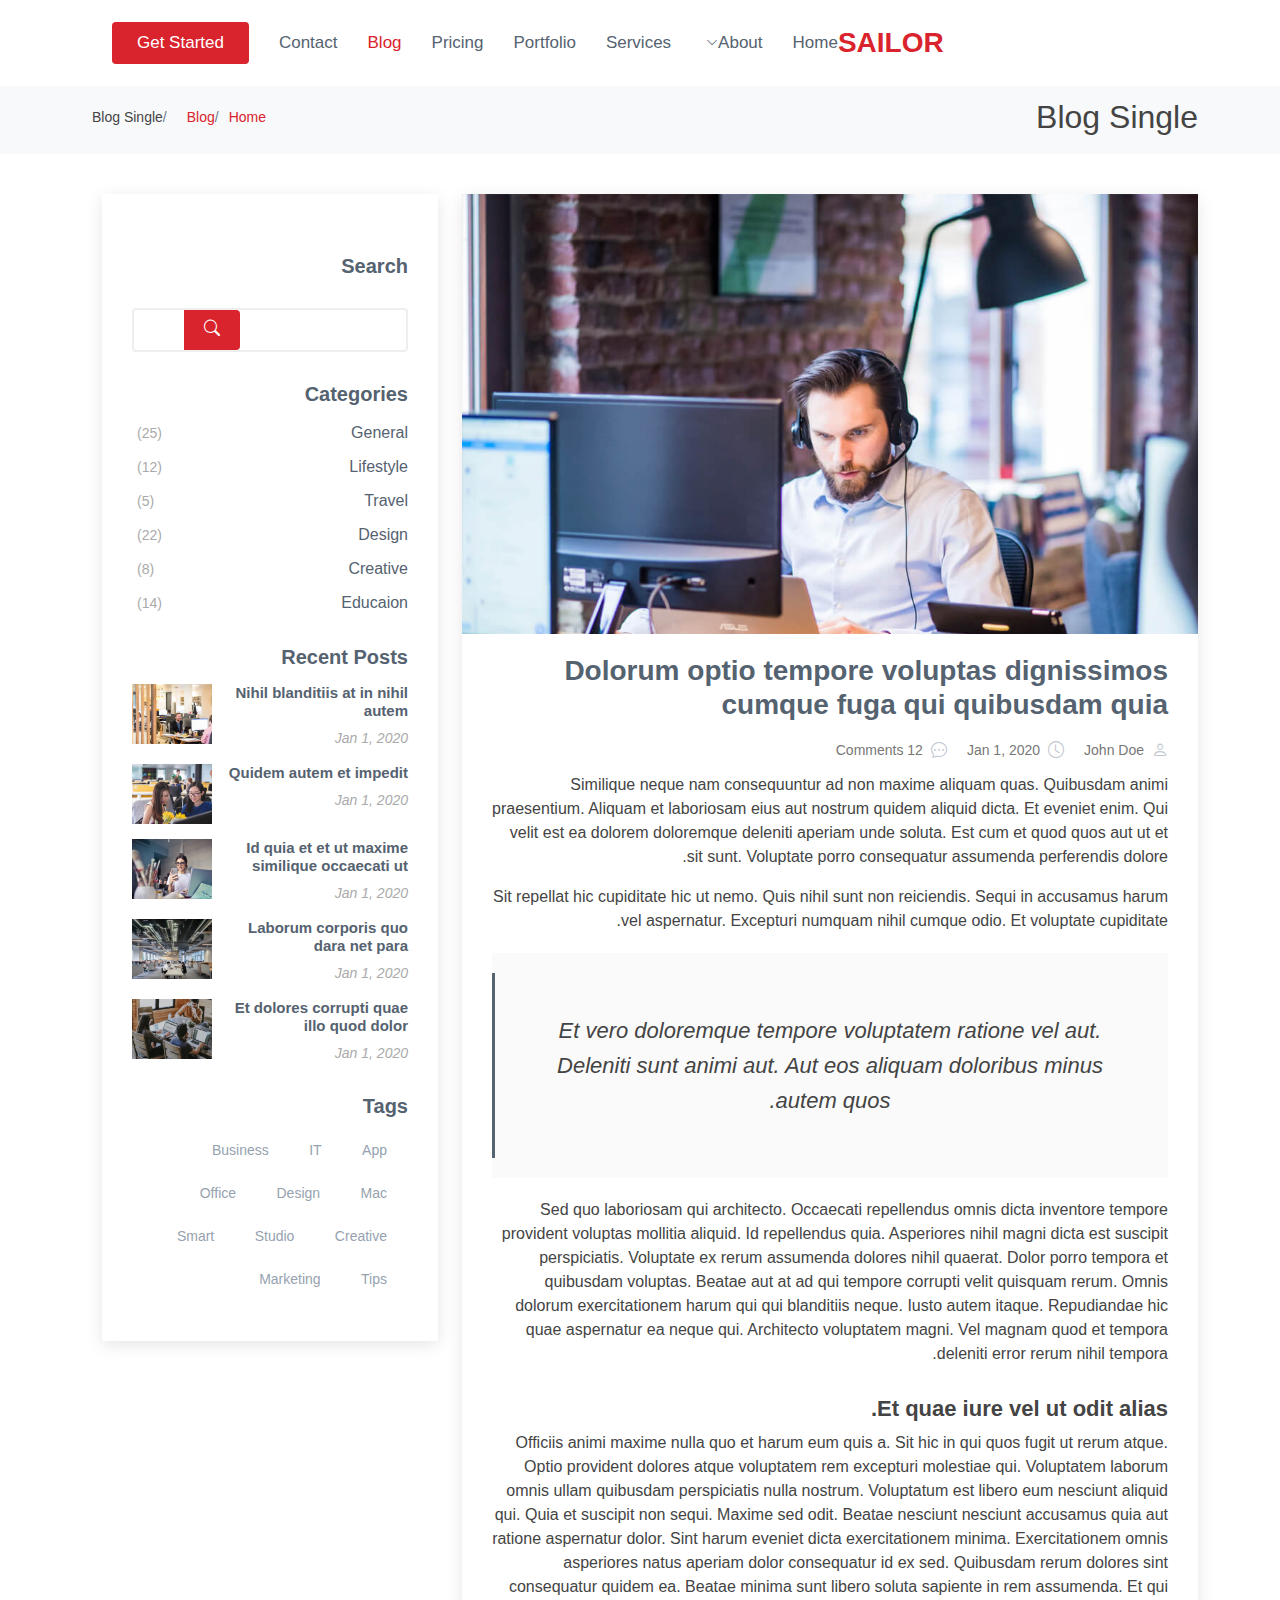
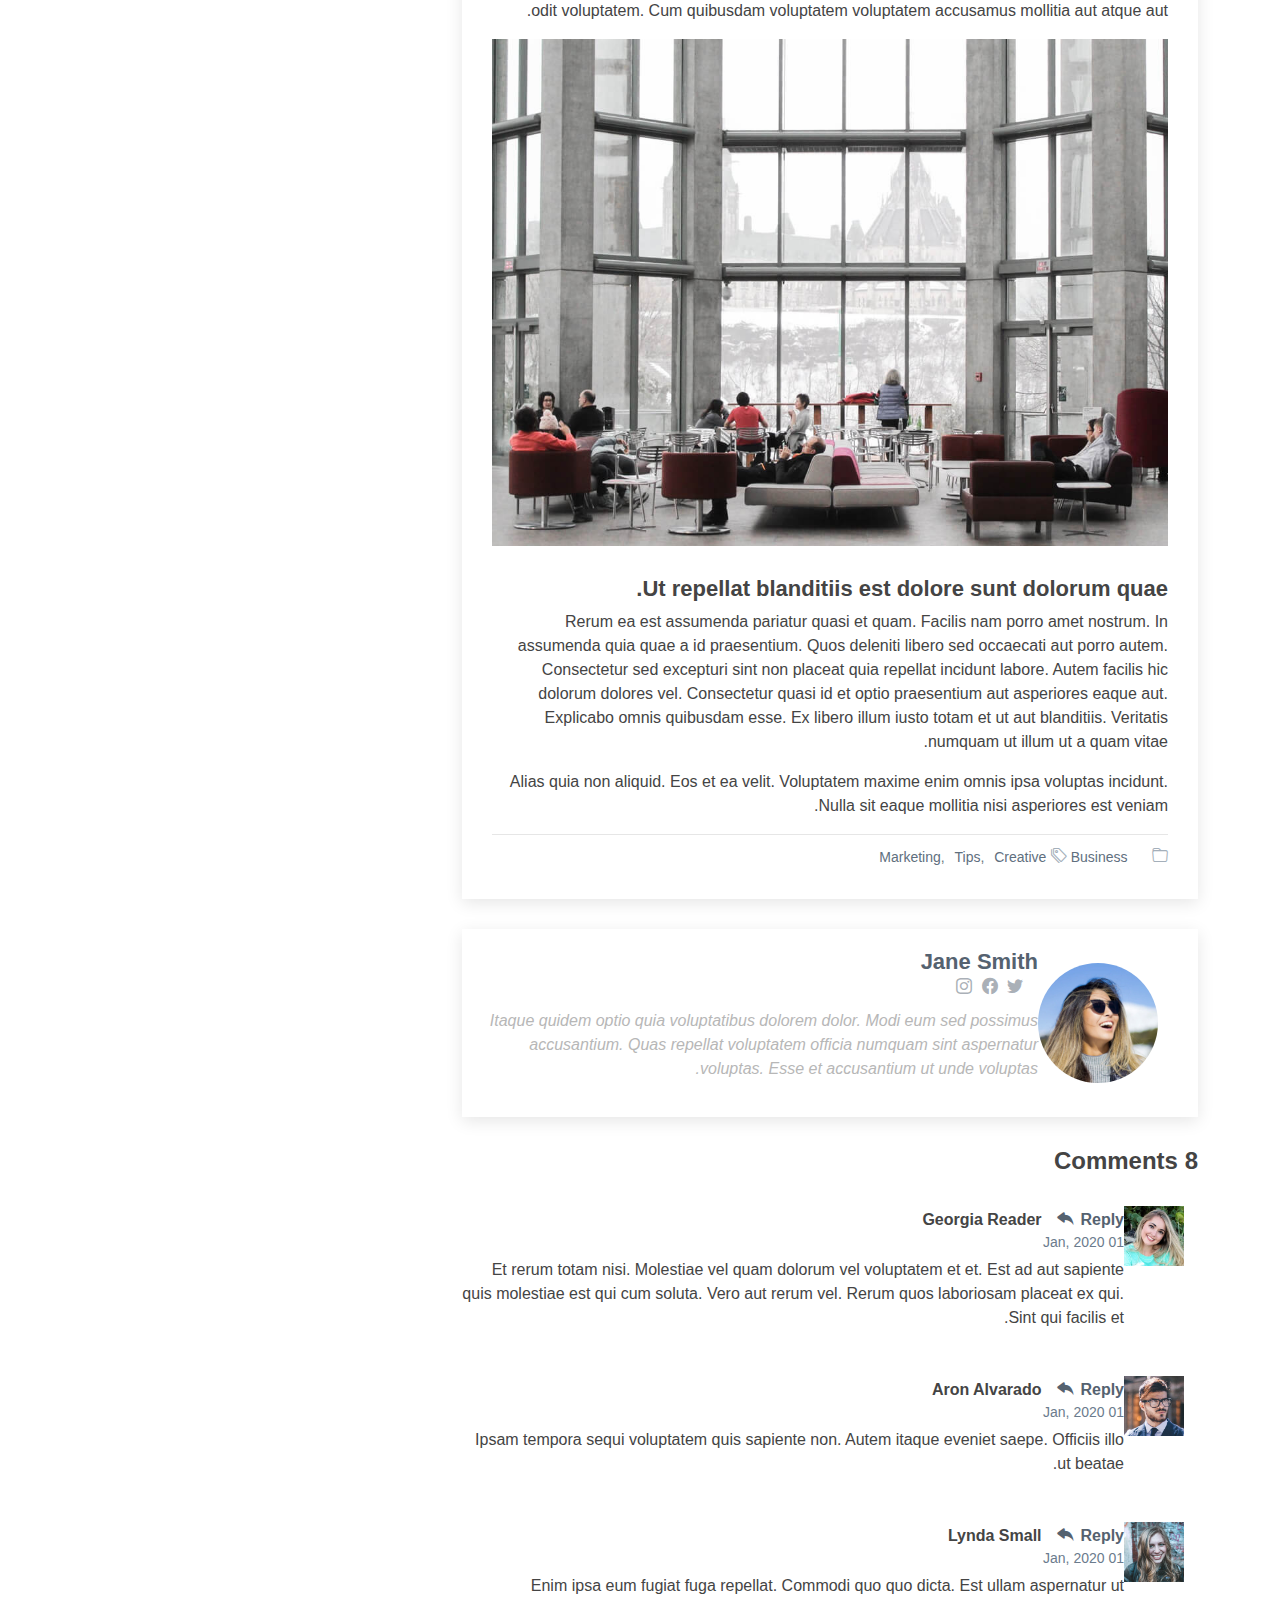
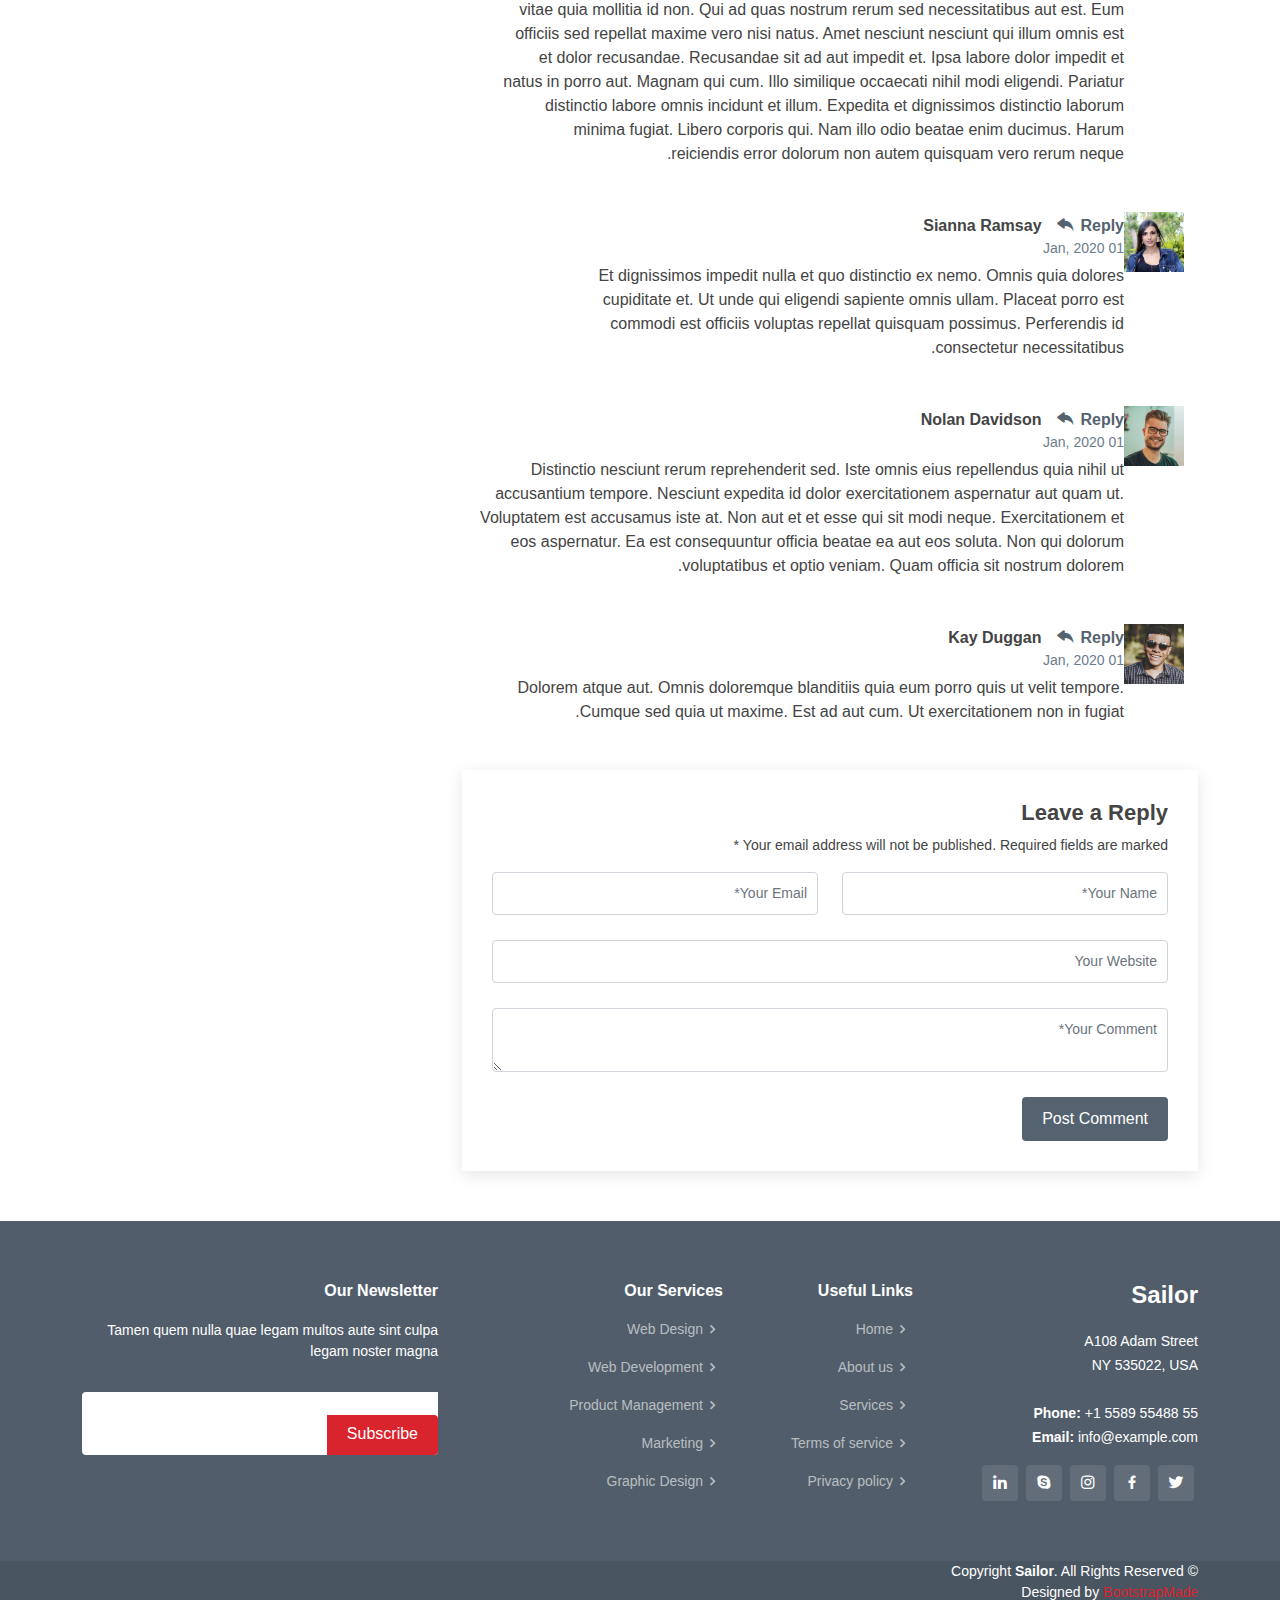
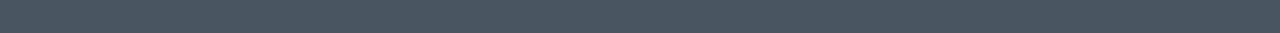
<file: blog-single.html>
<!DOCTYPE html>
<html lang="en">

<head>
  <meta charset="utf-8">
  <meta content="width=device-width, initial-scale=1.0" name="viewport">

  <title>Blog Single - Sailor Bootstrap Template</title>
  <meta content="" name="description">
  <meta content="" name="keywords">

  <!-- Favicons -->
  <link href="assets/img/favicon.png" rel="icon">
  <link href="assets/img/apple-touch-icon.png" rel="apple-touch-icon">

  <!-- Google Fonts -->
  <link href="https://fonts.googleapis.com/css?family=Open+Sans:300,300i,400,400i,600,600i,700,700i|Raleway:300,300i,400,400i,500,500i,600,600i,700,700i|Poppins:300,300i,400,400i,500,500i,600,600i,700,700i" rel="stylesheet">

  <!-- Vendor CSS Files -->
  <link href="assets/vendor/animate.css/animate.min.css" rel="stylesheet">
  <link href="assets/vendor/bootstrap/css/bootstrap.min.css" rel="stylesheet">
  <link href="assets/vendor/bootstrap-icons/bootstrap-icons.css" rel="stylesheet">
  <link href="assets/vendor/boxicons/css/boxicons.min.css" rel="stylesheet">
  <link href="assets/vendor/glightbox/css/glightbox.min.css" rel="stylesheet">
  <link href="assets/vendor/remixicon/remixicon.css" rel="stylesheet">
  <link href="assets/vendor/swiper/swiper-bundle.min.css" rel="stylesheet">

  <!-- Template Main CSS File -->
  <link href="assets/css/style.css" rel="stylesheet">

  <!-- =======================================================
  * Template Name: Sailor - v4.3.0
  * Template URL: https://bootstrapmade.com/sailor-free-bootstrap-theme/
  * Author: BootstrapMade.com
  * License: https://bootstrapmade.com/license/
  ======================================================== -->
</head>

<body>

  <!-- ======= Header ======= -->
  <header id="header" class="fixed-top d-flex align-items-center">
    <div class="container d-flex align-items-center">

      <h1 class="logo me-auto"><a href="index.html">Sailor</a></h1>
      <!-- Uncomment below if you prefer to use an image logo -->
      <!-- <a href="index.html" class="logo me-auto"><img src="assets/img/logo.png" alt="" class="img-fluid"></a>-->

      <nav id="navbar" class="navbar">
        <ul>
          <li><a href="index.html">Home</a></li>

          <li class="dropdown"><a href="#"><span>About</span> <i class="bi bi-chevron-down"></i></a>
            <ul>
              <li><a href="about.html">About</a></li>
              <li><a href="team.html">Team</a></li>
              <li><a href="testimonials.html">Testimonials</a></li>

              <li class="dropdown"><a href="#"><span>Deep Drop Down</span> <i class="bi bi-chevron-right"></i></a>
                <ul>
                  <li><a href="#">Deep Drop Down 1</a></li>
                  <li><a href="#">Deep Drop Down 2</a></li>
                  <li><a href="#">Deep Drop Down 3</a></li>
                  <li><a href="#">Deep Drop Down 4</a></li>
                  <li><a href="#">Deep Drop Down 5</a></li>
                </ul>
              </li>
            </ul>
          </li>
          <li><a href="services.html">Services</a></li>
          <li><a href="portfolio.html">Portfolio</a></li>
          <li><a href="pricing.html">Pricing</a></li>
          <li><a href="blog.html" class="active">Blog</a></li>

          <li><a href="contact.html">Contact</a></li>
          <li><a href="index.html" class="getstarted">Get Started</a></li>
        </ul>
        <i class="bi bi-list mobile-nav-toggle"></i>
      </nav><!-- .navbar -->

    </div>
  </header><!-- End Header -->

  <main id="main">

    <!-- ======= Breadcrumbs ======= -->
    <section id="breadcrumbs" class="breadcrumbs">
      <div class="container">

        <div class="d-flex justify-content-between align-items-center">
          <h2>Blog Single</h2>
          <ol>
            <li><a href="index.html">Home</a></li>
            <li><a href="blog.html">Blog</a></li>
            <li>Blog Single</li>
          </ol>
        </div>

      </div>
    </section><!-- End Breadcrumbs -->

    <!-- ======= Blog Single Section ======= -->
    <section id="blog" class="blog">
      <div class="container" data-aos="fade-up">

        <div class="row">

          <div class="col-lg-8 entries">

            <article class="entry entry-single">

              <div class="entry-img">
                <img src="assets/img/blog/blog-1.jpg" alt="" class="img-fluid">
              </div>

              <h2 class="entry-title">
                <a href="blog-single.html">Dolorum optio tempore voluptas dignissimos cumque fuga qui quibusdam quia</a>
              </h2>

              <div class="entry-meta">
                <ul>
                  <li class="d-flex align-items-center"><i class="bi bi-person"></i> <a href="blog-single.html">John Doe</a></li>
                  <li class="d-flex align-items-center"><i class="bi bi-clock"></i> <a href="blog-single.html"><time datetime="2020-01-01">Jan 1, 2020</time></a></li>
                  <li class="d-flex align-items-center"><i class="bi bi-chat-dots"></i> <a href="blog-single.html">12 Comments</a></li>
                </ul>
              </div>

              <div class="entry-content">
                <p>
                  Similique neque nam consequuntur ad non maxime aliquam quas. Quibusdam animi praesentium. Aliquam et laboriosam eius aut nostrum quidem aliquid dicta.
                  Et eveniet enim. Qui velit est ea dolorem doloremque deleniti aperiam unde soluta. Est cum et quod quos aut ut et sit sunt. Voluptate porro consequatur assumenda perferendis dolore.
                </p>

                <p>
                  Sit repellat hic cupiditate hic ut nemo. Quis nihil sunt non reiciendis. Sequi in accusamus harum vel aspernatur. Excepturi numquam nihil cumque odio. Et voluptate cupiditate.
                </p>

                <blockquote>
                  <p>
                    Et vero doloremque tempore voluptatem ratione vel aut. Deleniti sunt animi aut. Aut eos aliquam doloribus minus autem quos.
                  </p>
                </blockquote>

                <p>
                  Sed quo laboriosam qui architecto. Occaecati repellendus omnis dicta inventore tempore provident voluptas mollitia aliquid. Id repellendus quia. Asperiores nihil magni dicta est suscipit perspiciatis. Voluptate ex rerum assumenda dolores nihil quaerat.
                  Dolor porro tempora et quibusdam voluptas. Beatae aut at ad qui tempore corrupti velit quisquam rerum. Omnis dolorum exercitationem harum qui qui blanditiis neque.
                  Iusto autem itaque. Repudiandae hic quae aspernatur ea neque qui. Architecto voluptatem magni. Vel magnam quod et tempora deleniti error rerum nihil tempora.
                </p>

                <h3>Et quae iure vel ut odit alias.</h3>
                <p>
                  Officiis animi maxime nulla quo et harum eum quis a. Sit hic in qui quos fugit ut rerum atque. Optio provident dolores atque voluptatem rem excepturi molestiae qui. Voluptatem laborum omnis ullam quibusdam perspiciatis nulla nostrum. Voluptatum est libero eum nesciunt aliquid qui.
                  Quia et suscipit non sequi. Maxime sed odit. Beatae nesciunt nesciunt accusamus quia aut ratione aspernatur dolor. Sint harum eveniet dicta exercitationem minima. Exercitationem omnis asperiores natus aperiam dolor consequatur id ex sed. Quibusdam rerum dolores sint consequatur quidem ea.
                  Beatae minima sunt libero soluta sapiente in rem assumenda. Et qui odit voluptatem. Cum quibusdam voluptatem voluptatem accusamus mollitia aut atque aut.
                </p>
                <img src="assets/img/blog/blog-inside-post.jpg" class="img-fluid" alt="">

                <h3>Ut repellat blanditiis est dolore sunt dolorum quae.</h3>
                <p>
                  Rerum ea est assumenda pariatur quasi et quam. Facilis nam porro amet nostrum. In assumenda quia quae a id praesentium. Quos deleniti libero sed occaecati aut porro autem. Consectetur sed excepturi sint non placeat quia repellat incidunt labore. Autem facilis hic dolorum dolores vel.
                  Consectetur quasi id et optio praesentium aut asperiores eaque aut. Explicabo omnis quibusdam esse. Ex libero illum iusto totam et ut aut blanditiis. Veritatis numquam ut illum ut a quam vitae.
                </p>
                <p>
                  Alias quia non aliquid. Eos et ea velit. Voluptatem maxime enim omnis ipsa voluptas incidunt. Nulla sit eaque mollitia nisi asperiores est veniam.
                </p>

              </div>

              <div class="entry-footer">
                <i class="bi bi-folder"></i>
                <ul class="cats">
                  <li><a href="#">Business</a></li>
                </ul>

                <i class="bi bi-tags"></i>
                <ul class="tags">
                  <li><a href="#">Creative</a></li>
                  <li><a href="#">Tips</a></li>
                  <li><a href="#">Marketing</a></li>
                </ul>
              </div>

            </article><!-- End blog entry -->

            <div class="blog-author d-flex align-items-center">
              <img src="assets/img/blog/blog-author.jpg" class="rounded-circle float-left" alt="">
              <div>
                <h4>Jane Smith</h4>
                <div class="social-links">
                  <a href="https://twitters.com/#"><i class="bi bi-twitter"></i></a>
                  <a href="https://facebook.com/#"><i class="bi bi-facebook"></i></a>
                  <a href="https://instagram.com/#"><i class="biu bi-instagram"></i></a>
                </div>
                <p>
                  Itaque quidem optio quia voluptatibus dolorem dolor. Modi eum sed possimus accusantium. Quas repellat voluptatem officia numquam sint aspernatur voluptas. Esse et accusantium ut unde voluptas.
                </p>
              </div>
            </div><!-- End blog author bio -->

            <div class="blog-comments">

              <h4 class="comments-count">8 Comments</h4>

              <div id="comment-1" class="comment">
                <div class="d-flex">
                  <div class="comment-img"><img src="assets/img/blog/comments-1.jpg" alt=""></div>
                  <div>
                    <h5><a href="">Georgia Reader</a> <a href="#" class="reply"><i class="bi bi-reply-fill"></i> Reply</a></h5>
                    <time datetime="2020-01-01">01 Jan, 2020</time>
                    <p>
                      Et rerum totam nisi. Molestiae vel quam dolorum vel voluptatem et et. Est ad aut sapiente quis molestiae est qui cum soluta.
                      Vero aut rerum vel. Rerum quos laboriosam placeat ex qui. Sint qui facilis et.
                    </p>
                  </div>
                </div>
              </div><!-- End comment #1 -->

              <div id="comment-2" class="comment">
                <div class="d-flex">
                  <div class="comment-img"><img src="assets/img/blog/comments-2.jpg" alt=""></div>
                  <div>
                    <h5><a href="">Aron Alvarado</a> <a href="#" class="reply"><i class="bi bi-reply-fill"></i> Reply</a></h5>
                    <time datetime="2020-01-01">01 Jan, 2020</time>
                    <p>
                      Ipsam tempora sequi voluptatem quis sapiente non. Autem itaque eveniet saepe. Officiis illo ut beatae.
                    </p>
                  </div>
                </div>

                <div id="comment-reply-1" class="comment comment-reply">
                  <div class="d-flex">
                    <div class="comment-img"><img src="assets/img/blog/comments-3.jpg" alt=""></div>
                    <div>
                      <h5><a href="">Lynda Small</a> <a href="#" class="reply"><i class="bi bi-reply-fill"></i> Reply</a></h5>
                      <time datetime="2020-01-01">01 Jan, 2020</time>
                      <p>
                        Enim ipsa eum fugiat fuga repellat. Commodi quo quo dicta. Est ullam aspernatur ut vitae quia mollitia id non. Qui ad quas nostrum rerum sed necessitatibus aut est. Eum officiis sed repellat maxime vero nisi natus. Amet nesciunt nesciunt qui illum omnis est et dolor recusandae.

                        Recusandae sit ad aut impedit et. Ipsa labore dolor impedit et natus in porro aut. Magnam qui cum. Illo similique occaecati nihil modi eligendi. Pariatur distinctio labore omnis incidunt et illum. Expedita et dignissimos distinctio laborum minima fugiat.

                        Libero corporis qui. Nam illo odio beatae enim ducimus. Harum reiciendis error dolorum non autem quisquam vero rerum neque.
                      </p>
                    </div>
                  </div>

                  <div id="comment-reply-2" class="comment comment-reply">
                    <div class="d-flex">
                      <div class="comment-img"><img src="assets/img/blog/comments-4.jpg" alt=""></div>
                      <div>
                        <h5><a href="">Sianna Ramsay</a> <a href="#" class="reply"><i class="bi bi-reply-fill"></i> Reply</a></h5>
                        <time datetime="2020-01-01">01 Jan, 2020</time>
                        <p>
                          Et dignissimos impedit nulla et quo distinctio ex nemo. Omnis quia dolores cupiditate et. Ut unde qui eligendi sapiente omnis ullam. Placeat porro est commodi est officiis voluptas repellat quisquam possimus. Perferendis id consectetur necessitatibus.
                        </p>
                      </div>
                    </div>

                  </div><!-- End comment reply #2-->

                </div><!-- End comment reply #1-->

              </div><!-- End comment #2-->

              <div id="comment-3" class="comment">
                <div class="d-flex">
                  <div class="comment-img"><img src="assets/img/blog/comments-5.jpg" alt=""></div>
                  <div>
                    <h5><a href="">Nolan Davidson</a> <a href="#" class="reply"><i class="bi bi-reply-fill"></i> Reply</a></h5>
                    <time datetime="2020-01-01">01 Jan, 2020</time>
                    <p>
                      Distinctio nesciunt rerum reprehenderit sed. Iste omnis eius repellendus quia nihil ut accusantium tempore. Nesciunt expedita id dolor exercitationem aspernatur aut quam ut. Voluptatem est accusamus iste at.
                      Non aut et et esse qui sit modi neque. Exercitationem et eos aspernatur. Ea est consequuntur officia beatae ea aut eos soluta. Non qui dolorum voluptatibus et optio veniam. Quam officia sit nostrum dolorem.
                    </p>
                  </div>
                </div>

              </div><!-- End comment #3 -->

              <div id="comment-4" class="comment">
                <div class="d-flex">
                  <div class="comment-img"><img src="assets/img/blog/comments-6.jpg" alt=""></div>
                  <div>
                    <h5><a href="">Kay Duggan</a> <a href="#" class="reply"><i class="bi bi-reply-fill"></i> Reply</a></h5>
                    <time datetime="2020-01-01">01 Jan, 2020</time>
                    <p>
                      Dolorem atque aut. Omnis doloremque blanditiis quia eum porro quis ut velit tempore. Cumque sed quia ut maxime. Est ad aut cum. Ut exercitationem non in fugiat.
                    </p>
                  </div>
                </div>

              </div><!-- End comment #4 -->

              <div class="reply-form">
                <h4>Leave a Reply</h4>
                <p>Your email address will not be published. Required fields are marked * </p>
                <form action="">
                  <div class="row">
                    <div class="col-md-6 form-group">
                      <input name="name" type="text" class="form-control" placeholder="Your Name*">
                    </div>
                    <div class="col-md-6 form-group">
                      <input name="email" type="text" class="form-control" placeholder="Your Email*">
                    </div>
                  </div>
                  <div class="row">
                    <div class="col form-group">
                      <input name="website" type="text" class="form-control" placeholder="Your Website">
                    </div>
                  </div>
                  <div class="row">
                    <div class="col form-group">
                      <textarea name="comment" class="form-control" placeholder="Your Comment*"></textarea>
                    </div>
                  </div>
                  <button type="submit" class="btn btn-primary">Post Comment</button>

                </form>

              </div>

            </div><!-- End blog comments -->

          </div><!-- End blog entries list -->

          <div class="col-lg-4">

            <div class="sidebar">

              <h3 class="sidebar-title">Search</h3>
              <div class="sidebar-item search-form">
                <form action="">
                  <input type="text">
                  <button type="submit"><i class="bi bi-search"></i></button>
                </form>
              </div><!-- End sidebar search formn-->

              <h3 class="sidebar-title">Categories</h3>
              <div class="sidebar-item categories">
                <ul>
                  <li><a href="#">General <span>(25)</span></a></li>
                  <li><a href="#">Lifestyle <span>(12)</span></a></li>
                  <li><a href="#">Travel <span>(5)</span></a></li>
                  <li><a href="#">Design <span>(22)</span></a></li>
                  <li><a href="#">Creative <span>(8)</span></a></li>
                  <li><a href="#">Educaion <span>(14)</span></a></li>
                </ul>
              </div><!-- End sidebar categories-->

              <h3 class="sidebar-title">Recent Posts</h3>
              <div class="sidebar-item recent-posts">
                <div class="post-item clearfix">
                  <img src="assets/img/blog/blog-recent-1.jpg" alt="">
                  <h4><a href="blog-single.html">Nihil blanditiis at in nihil autem</a></h4>
                  <time datetime="2020-01-01">Jan 1, 2020</time>
                </div>

                <div class="post-item clearfix">
                  <img src="assets/img/blog/blog-recent-2.jpg" alt="">
                  <h4><a href="blog-single.html">Quidem autem et impedit</a></h4>
                  <time datetime="2020-01-01">Jan 1, 2020</time>
                </div>

                <div class="post-item clearfix">
                  <img src="assets/img/blog/blog-recent-3.jpg" alt="">
                  <h4><a href="blog-single.html">Id quia et et ut maxime similique occaecati ut</a></h4>
                  <time datetime="2020-01-01">Jan 1, 2020</time>
                </div>

                <div class="post-item clearfix">
                  <img src="assets/img/blog/blog-recent-4.jpg" alt="">
                  <h4><a href="blog-single.html">Laborum corporis quo dara net para</a></h4>
                  <time datetime="2020-01-01">Jan 1, 2020</time>
                </div>

                <div class="post-item clearfix">
                  <img src="assets/img/blog/blog-recent-5.jpg" alt="">
                  <h4><a href="blog-single.html">Et dolores corrupti quae illo quod dolor</a></h4>
                  <time datetime="2020-01-01">Jan 1, 2020</time>
                </div>

              </div><!-- End sidebar recent posts-->

              <h3 class="sidebar-title">Tags</h3>
              <div class="sidebar-item tags">
                <ul>
                  <li><a href="#">App</a></li>
                  <li><a href="#">IT</a></li>
                  <li><a href="#">Business</a></li>
                  <li><a href="#">Mac</a></li>
                  <li><a href="#">Design</a></li>
                  <li><a href="#">Office</a></li>
                  <li><a href="#">Creative</a></li>
                  <li><a href="#">Studio</a></li>
                  <li><a href="#">Smart</a></li>
                  <li><a href="#">Tips</a></li>
                  <li><a href="#">Marketing</a></li>
                </ul>
              </div><!-- End sidebar tags-->

            </div><!-- End sidebar -->

          </div><!-- End blog sidebar -->

        </div>

      </div>
    </section><!-- End Blog Single Section -->

  </main><!-- End #main -->

  <!-- ======= Footer ======= -->
  <footer id="footer">
    <div class="footer-top">
      <div class="container">
        <div class="row">

          <div class="col-lg-3 col-md-6">
            <div class="footer-info">
              <h3>Sailor</h3>
              <p>
                A108 Adam Street <br>
                NY 535022, USA<br><br>
                <strong>Phone:</strong> +1 5589 55488 55<br>
                <strong>Email:</strong> info@example.com<br>
              </p>
              <div class="social-links mt-3">
                <a href="#" class="twitter"><i class="bx bxl-twitter"></i></a>
                <a href="#" class="facebook"><i class="bx bxl-facebook"></i></a>
                <a href="#" class="instagram"><i class="bx bxl-instagram"></i></a>
                <a href="#" class="google-plus"><i class="bx bxl-skype"></i></a>
                <a href="#" class="linkedin"><i class="bx bxl-linkedin"></i></a>
              </div>
            </div>
          </div>

          <div class="col-lg-2 col-md-6 footer-links">
            <h4>Useful Links</h4>
            <ul>
              <li><i class="bx bx-chevron-right"></i> <a href="#">Home</a></li>
              <li><i class="bx bx-chevron-right"></i> <a href="#">About us</a></li>
              <li><i class="bx bx-chevron-right"></i> <a href="#">Services</a></li>
              <li><i class="bx bx-chevron-right"></i> <a href="#">Terms of service</a></li>
              <li><i class="bx bx-chevron-right"></i> <a href="#">Privacy policy</a></li>
            </ul>
          </div>

          <div class="col-lg-3 col-md-6 footer-links">
            <h4>Our Services</h4>
            <ul>
              <li><i class="bx bx-chevron-right"></i> <a href="#">Web Design</a></li>
              <li><i class="bx bx-chevron-right"></i> <a href="#">Web Development</a></li>
              <li><i class="bx bx-chevron-right"></i> <a href="#">Product Management</a></li>
              <li><i class="bx bx-chevron-right"></i> <a href="#">Marketing</a></li>
              <li><i class="bx bx-chevron-right"></i> <a href="#">Graphic Design</a></li>
            </ul>
          </div>

          <div class="col-lg-4 col-md-6 footer-newsletter">
            <h4>Our Newsletter</h4>
            <p>Tamen quem nulla quae legam multos aute sint culpa legam noster magna</p>
            <form action="" method="post">
              <input type="email" name="email"><input type="submit" value="Subscribe">
            </form>

          </div>

        </div>
      </div>
    </div>

    <div class="container">
      <div class="copyright">
        &copy; Copyright <strong><span>Sailor</span></strong>. All Rights Reserved
      </div>
      <div class="credits">
        <!-- All the links in the footer should remain intact. -->
        <!-- You can delete the links only if you purchased the pro version. -->
        <!-- Licensing information: https://bootstrapmade.com/license/ -->
        <!-- Purchase the pro version with working PHP/AJAX contact form: https://bootstrapmade.com/sailor-free-bootstrap-theme/ -->
        Designed by <a href="https://bootstrapmade.com/">BootstrapMade</a>
      </div>
    </div>
  </footer><!-- End Footer -->

  <a href="#" class="back-to-top d-flex align-items-center justify-content-center"><i class="bi bi-arrow-up-short"></i></a>

  <!-- Vendor JS Files -->
  <script src="assets/vendor/bootstrap/js/bootstrap.bundle.min.js"></script>
  <script src="assets/vendor/glightbox/js/glightbox.min.js"></script>
  <script src="assets/vendor/isotope-layout/isotope.pkgd.min.js"></script>
  <script src="assets/vendor/php-email-form/validate.js"></script>
  <script src="assets/vendor/swiper/swiper-bundle.min.js"></script>
  <script src="assets/vendor/waypoints/noframework.waypoints.js"></script>

  <!-- Template Main JS File -->
  <script src="assets/js/main.js"></script>

</body>

</html>
</file>
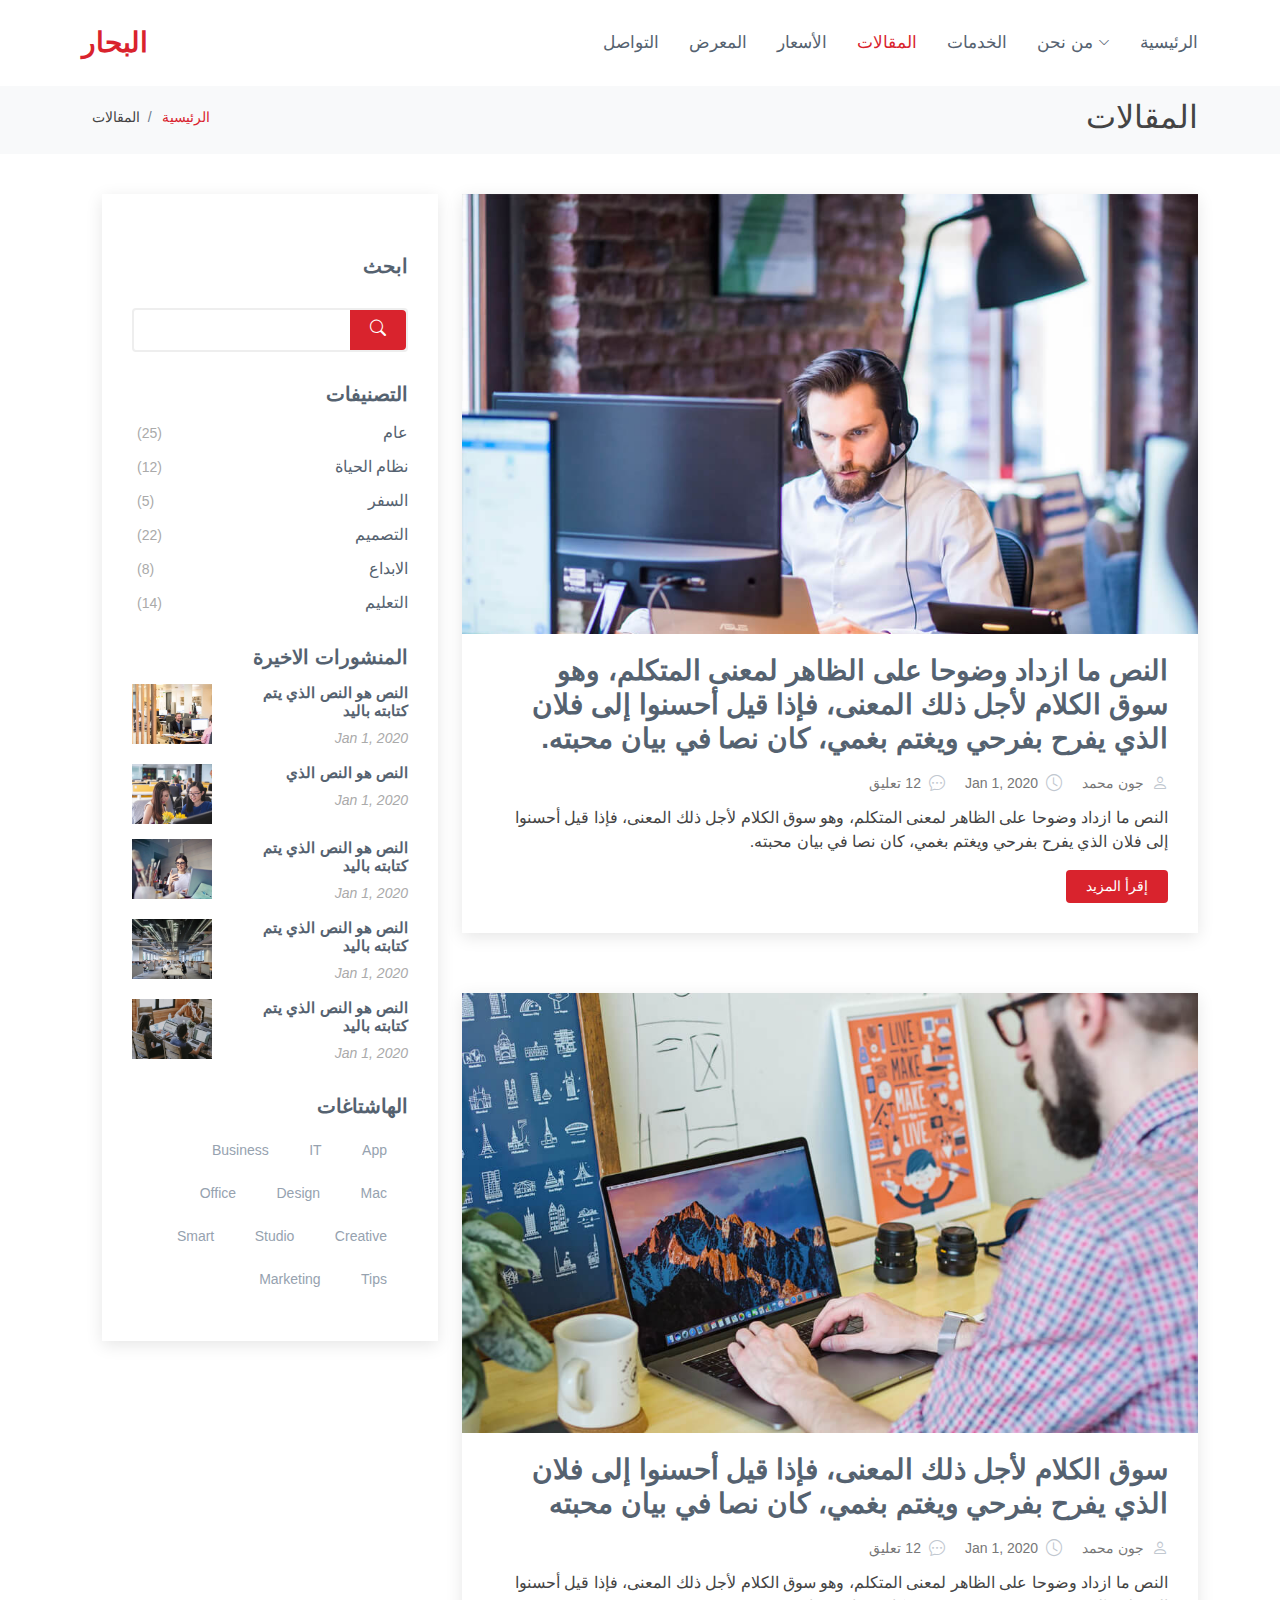
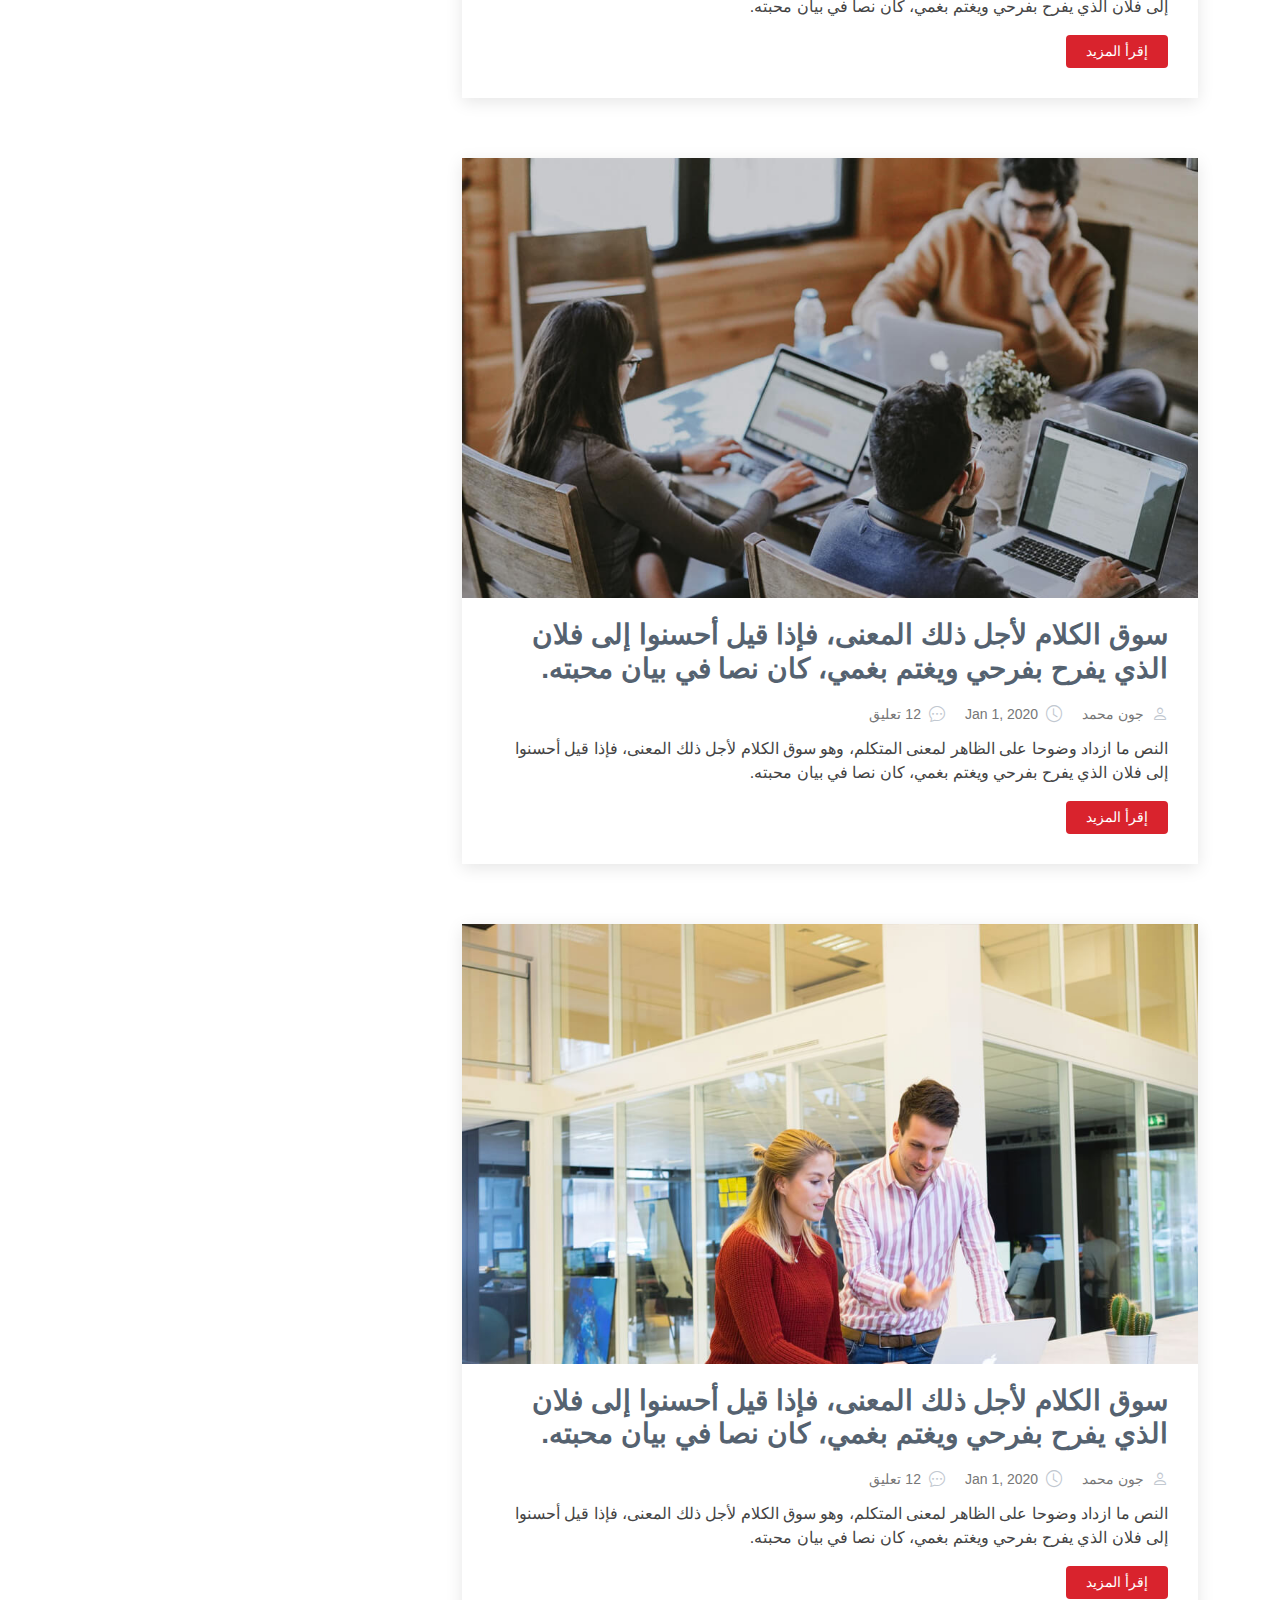
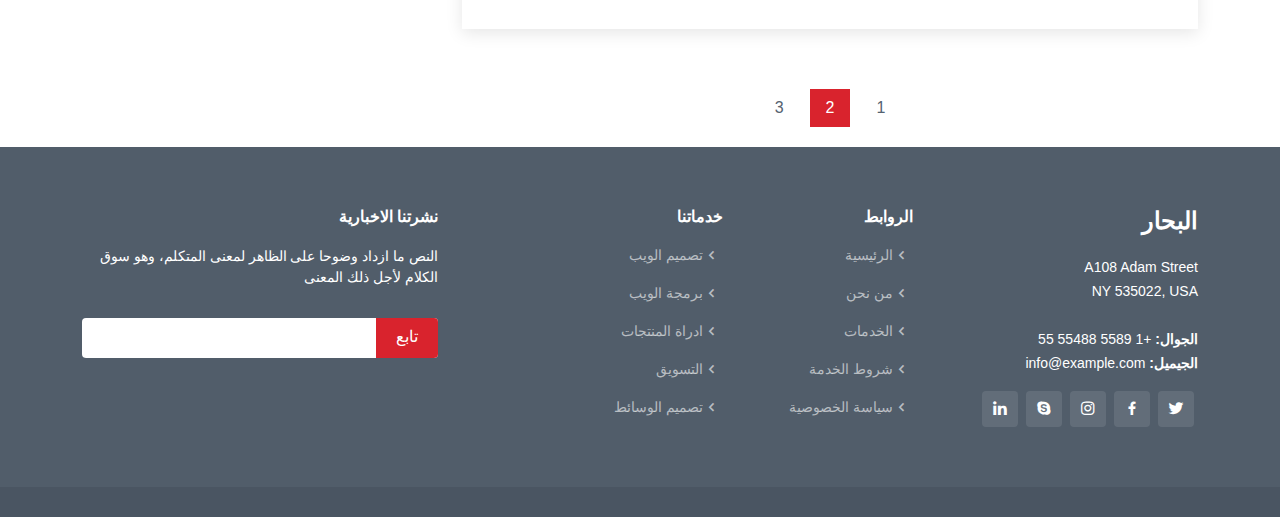
<file: blog.html>
<!DOCTYPE html>
<html lang="en">

<head>
  <meta charset="utf-8">
  <meta content="width=device-width, initial-scale=1.0" name="viewport">

  <title>Blog - Sailor Bootstrap Template</title>
  <meta content="" name="description">
  <meta content="" name="keywords">

  <!-- Favicons -->
  <link href="assets/img/favicon.png" rel="icon">
  <link href="assets/img/apple-touch-icon.png" rel="apple-touch-icon">

  <!-- Google Fonts -->
  <link href="https://fonts.googleapis.com/css?family=Open+Sans:300,300i,400,400i,600,600i,700,700i|Raleway:300,300i,400,400i,500,500i,600,600i,700,700i|Poppins:300,300i,400,400i,500,500i,600,600i,700,700i" rel="stylesheet">

  <!-- Vendor CSS Files -->
  <link href="assets/vendor/animate.css/animate.min.css" rel="stylesheet">
  <link href="assets/vendor/bootstrap/css/bootstrap.min.css" rel="stylesheet">
  <link href="assets/vendor/bootstrap-icons/bootstrap-icons.css" rel="stylesheet">
  <link href="assets/vendor/boxicons/css/boxicons.min.css" rel="stylesheet">
  <link href="assets/vendor/glightbox/css/glightbox.min.css" rel="stylesheet">
  <link href="assets/vendor/remixicon/remixicon.css" rel="stylesheet">
  <link href="assets/vendor/swiper/swiper-bundle.min.css" rel="stylesheet">

  <!-- Template Main CSS File -->
  <link href="assets/css/style.css" rel="stylesheet">

  <!-- =======================================================
  * Template Name: Sailor - v4.3.0
  * Template URL: https://bootstrapmade.com/sailor-free-bootstrap-theme/
  * Author: BootstrapMade.com
  * License: https://bootstrapmade.com/license/
  ======================================================== -->
</head>

<body>

  <!-- ======= Header ======= -->
  <header id="header" class="fixed-top d-flex align-items-center" dir="ltr">
    <div class="container d-flex align-items-center">

      <h1 class="logo me-auto"><a href="index.html">البحار</a></h1>
      <!-- Uncomment below if you prefer to use an image logo -->
      <!-- <a href="index.html" class="logo me-auto"><img src="assets/img/logo.png" alt="" class="img-fluid"></a>-->

      <nav id="navbar" class="navbar">
        <ul>
          <li><a href="contact.html">التواصل</a></li>
          <li><a href="portfolio.html">المعرض</a></li>
          <li><a href="pricing.html">الأسعار</a></li>
          <li><a href="blog.html" class="active">المقالات</a></li>
          <li><a href="services.html">الخدمات</a></li>

          <li class="dropdown"><a href="#"><span>من نحن</span> <i class="bi bi-chevron-down"></i></a>
            <ul>
              <li><a href="about.html">من نحن</a></li>
              <li><a href="team.html">الفريق</a></li>
              <li><a href="testimonials.html">التوصيات</a></li>

              <li class="dropdown"><a href="#"><i class="bi bi-chevron-left"></i><span>Deep Drop Down</span></a>
                <ul>
                  <li><a href="#">Deep Drop Down 1</a></li>
                  <li><a href="#">Deep Drop Down 2</a></li>
                  <li><a href="#">Deep Drop Down 3</a></li>
                  <li><a href="#">Deep Drop Down 4</a></li>
                  <li><a href="#">Deep Drop Down 5</a></li>
                </ul>
              </li>
            </ul>
          </li>

          <li><a href="index.html">الرئيسية</a></li>


        </ul>
        <i class="bi bi-list mobile-nav-toggle"></i>
      </nav><!-- .navbar -->

    </div>
  </header><!-- End Header -->

  <main id="main">

    <!-- ======= Breadcrumbs ======= -->
    <section id="breadcrumbs" class="breadcrumbs">
      <div class="container">

        <div class="d-flex justify-content-between align-items-center">
          <h2>المقالات</h2>
          <ol>
            <li><a href="index.html">الرئيسية</a></li>
            <li>&nbsp; المقالات</li>
          </ol>
        </div>

      </div>
    </section><!-- End Breadcrumbs -->

    <!-- ======= Blog Section ======= -->
    <section id="blog" class="blog">
      <div class="container" data-aos="fade-up">

        <div class="row">

          <div class="col-lg-8 entries">

            <article class="entry">

              <div class="entry-img">
                <img src="assets/img/blog/blog-1.jpg" alt="" class="img-fluid">
              </div>

              <h2 class="entry-title">
                <a href="blog-single.html">النص ما ازداد وضوحا على الظاهر لمعنى المتكلم، وهو سوق الكلام لأجل ذلك المعنى، فإذا قيل أحسنوا إلى فلان الذي يفرح بفرحي ويغتم بغمي، كان نصا في بيان محبته.</a>
              </h2>

              <div class="entry-meta">
                <ul>
                  <li class="d-flex align-items-center"><i class="bi bi-person"></i> <a href="blog-single.html">جون محمد</a></li>
                  <li class="d-flex align-items-center"><i class="bi bi-clock"></i> <a href="blog-single.html"><time datetime="2020-01-01">Jan 1, 2020</time></a></li>
                  <li class="d-flex align-items-center"><i class="bi bi-chat-dots"></i> <a href="blog-single.html">12 تعليق</a></li>
                </ul>
              </div>

              <div class="entry-content">
                <p>
                  النص ما ازداد وضوحا على الظاهر لمعنى المتكلم، وهو سوق الكلام لأجل ذلك المعنى، فإذا قيل أحسنوا إلى فلان الذي يفرح بفرحي ويغتم بغمي، كان نصا في بيان محبته.
                </p>
                <div class="read-more">
                  <a href="blog-single.html">إقرأ المزيد</a>
                </div>
              </div>

            </article><!-- End blog entry -->

            <article class="entry">

              <div class="entry-img">
                <img src="assets/img/blog/blog-2.jpg" alt="" class="img-fluid">
              </div>

              <h2 class="entry-title">
                <a href="blog-single.html">سوق الكلام لأجل ذلك المعنى، فإذا قيل أحسنوا إلى فلان الذي يفرح بفرحي ويغتم بغمي، كان نصا في بيان محبته</a>
              </h2>

              <div class="entry-meta">
                <ul>
                  <li class="d-flex align-items-center"><i class="bi bi-person"></i> <a href="blog-single.html">جون محمد</a></li>
                  <li class="d-flex align-items-center"><i class="bi bi-clock"></i> <a href="blog-single.html"><time datetime="2020-01-01">Jan 1, 2020</time></a></li>
                  <li class="d-flex align-items-center"><i class="bi bi-chat-dots"></i> <a href="blog-single.html">12 تعليق</a></li>
                </ul>
              </div>

              <div class="entry-content">
                <p>
                  النص ما ازداد وضوحا على الظاهر لمعنى المتكلم، وهو سوق الكلام لأجل ذلك المعنى، فإذا قيل أحسنوا إلى فلان الذي يفرح بفرحي ويغتم بغمي، كان نصا في بيان محبته.
                </p>
                <div class="read-more">
                  <a href="blog-single.html">إقرأ المزيد</a>
                </div>
              </div>

            </article><!-- End blog entry -->

            <article class="entry">

              <div class="entry-img">
                <img src="assets/img/blog/blog-3.jpg" alt="" class="img-fluid">
              </div>

              <h2 class="entry-title">
                <a href="blog-single.html">سوق الكلام لأجل ذلك المعنى، فإذا قيل أحسنوا إلى فلان الذي يفرح بفرحي ويغتم بغمي، كان نصا في بيان محبته.</a>
              </h2>

              <div class="entry-meta">
                <ul>
                  <li class="d-flex align-items-center"><i class="bi bi-person"></i> <a href="blog-single.html">جون محمد</a></li>
                  <li class="d-flex align-items-center"><i class="bi bi-clock"></i> <a href="blog-single.html"><time datetime="2020-01-01">Jan 1, 2020</time></a></li>
                  <li class="d-flex align-items-center"><i class="bi bi-chat-dots"></i> <a href="blog-single.html">12 تعليق</a></li>
                </ul>
              </div>

              <div class="entry-content">
                <p>
                  النص ما ازداد وضوحا على الظاهر لمعنى المتكلم، وهو سوق الكلام لأجل ذلك المعنى، فإذا قيل أحسنوا إلى فلان الذي يفرح بفرحي ويغتم بغمي، كان نصا في بيان محبته.
                </p>
                <div class="read-more">
                  <a href="blog-single.html">إقرأ المزيد</a>
                </div>
              </div>

            </article><!-- End blog entry -->

            <article class="entry">

              <div class="entry-img">
                <img src="assets/img/blog/blog-4.jpg" alt="" class="img-fluid">
              </div>

              <h2 class="entry-title">
                <a href="blog-single.html">سوق الكلام لأجل ذلك المعنى، فإذا قيل أحسنوا إلى فلان الذي يفرح بفرحي ويغتم بغمي، كان نصا في بيان محبته.</a>
              </h2>

              <div class="entry-meta">
                <ul>
                  <li class="d-flex align-items-center"><i class="bi bi-person"></i> <a href="blog-single.html">جون محمد</a></li>
                  <li class="d-flex align-items-center"><i class="bi bi-clock"></i> <a href="blog-single.html"><time datetime="2020-01-01">Jan 1, 2020</time></a></li>
                  <li class="d-flex align-items-center"><i class="bi bi-chat-dots"></i> <a href="blog-single.html">12 تعليق</a></li>
                </ul>
              </div>

              <div class="entry-content">
                <p>
                  النص ما ازداد وضوحا على الظاهر لمعنى المتكلم، وهو سوق الكلام لأجل ذلك المعنى، فإذا قيل أحسنوا إلى فلان الذي يفرح بفرحي ويغتم بغمي، كان نصا في بيان محبته.
                </p>
                <div class="read-more">
                  <a href="blog-single.html">إقرأ المزيد</a>
                </div>
              </div>

            </article><!-- End blog entry -->

            <div class="blog-pagination">
              <ul class="justify-content-center">
                <li><a href="#">1</a></li>
                <li class="active"><a href="#">2</a></li>
                <li><a href="#">3</a></li>
              </ul>
            </div>

          </div><!-- End blog entries list -->

          <div class="col-lg-4">

            <div class="sidebar">

              <h3 class="sidebar-title">ابحث</h3>
              <div class="sidebar-item search-form">
                <form action="">
                  <button type="submit"><i class="bi bi-search"></i></button>
                  <input type="text">
                </form>
              </div><!-- End sidebar search formn-->

              <h3 class="sidebar-title">التصنيفات</h3>
              <div class="sidebar-item categories">
                <ul>
                  <li><a href="#">عام <span>(25)</span></a></li>
                  <li><a href="#">نظام الحياة <span>(12)</span></a></li>
                  <li><a href="#">السفر <span>(5)</span></a></li>
                  <li><a href="#">التصميم <span>(22)</span></a></li>
                  <li><a href="#">الابداع <span>(8)</span></a></li>
                  <li><a href="#">التعليم <span>(14)</span></a></li>
                </ul>
              </div><!-- End sidebar categories-->

              <h3 class="sidebar-title">المنشورات الاخيرة</h3>
              <div class="sidebar-item recent-posts">
                <div class="post-item clearfix">
                  <img src="assets/img/blog/blog-recent-1.jpg" alt="">
                  <h4><a href="blog-single.html">النص هو النص الذي يتم كتابته باليد</a></h4>
                  <time datetime="2020-01-01">Jan 1, 2020</time>
                </div>

                <div class="post-item clearfix">
                  <img src="assets/img/blog/blog-recent-2.jpg" alt="">
                  <h4><a href="blog-single.html">النص هو النص الذي</a></h4>
                  <time datetime="2020-01-01">Jan 1, 2020</time>
                </div>

                <div class="post-item clearfix">
                  <img src="assets/img/blog/blog-recent-3.jpg" alt="">
                  <h4><a href="blog-single.html">النص هو النص الذي يتم كتابته باليد</a></h4>
                  <time datetime="2020-01-01">Jan 1, 2020</time>
                </div>

                <div class="post-item clearfix">
                  <img src="assets/img/blog/blog-recent-4.jpg" alt="">
                  <h4><a href="blog-single.html">النص هو النص الذي يتم كتابته باليد</a></h4>
                  <time datetime="2020-01-01">Jan 1, 2020</time>
                </div>

                <div class="post-item clearfix">
                  <img src="assets/img/blog/blog-recent-5.jpg" alt="">
                  <h4><a href="blog-single.html">النص هو النص الذي يتم كتابته باليد</a></h4>
                  <time datetime="2020-01-01">Jan 1, 2020</time>
                </div>

              </div><!-- End sidebar recent posts-->

              <h3 class="sidebar-title">الهاشتاغات</h3>
              <div class="sidebar-item tags">
                <ul>
                  <li><a href="#">App</a></li>
                  <li><a href="#">IT</a></li>
                  <li><a href="#">Business</a></li>
                  <li><a href="#">Mac</a></li>
                  <li><a href="#">Design</a></li>
                  <li><a href="#">Office</a></li>
                  <li><a href="#">Creative</a></li>
                  <li><a href="#">Studio</a></li>
                  <li><a href="#">Smart</a></li>
                  <li><a href="#">Tips</a></li>
                  <li><a href="#">Marketing</a></li>
                </ul>
              </div><!-- End sidebar tags-->

            </div><!-- End sidebar -->

          </div><!-- End blog sidebar -->

        </div>

      </div>
    </section><!-- End Blog Section -->

  </main><!-- End #main -->

  <!-- ======= Footer ======= -->
  <footer id="footer">
    <div class="footer-top">
      <div class="container">
        <div class="row">

          <div class="col-lg-3 col-md-6">
            <div class="footer-info">
              <h3>البحار</h3>
              <p>
                A108 Adam Street <br>
                NY 535022, USA<br><br>
                <strong> الجوال: </strong> +1 5589 55488 55<br>
                <strong> الجيميل: </strong> info@example.com<br>
              </p>
              <div class="social-links mt-3">
                <a href="#" class="twitter"><i class="bx bxl-twitter"></i></a>
                <a href="#" class="facebook"><i class="bx bxl-facebook"></i></a>
                <a href="#" class="instagram"><i class="bx bxl-instagram"></i></a>
                <a href="#" class="google-plus"><i class="bx bxl-skype"></i></a>
                <a href="#" class="linkedin"><i class="bx bxl-linkedin"></i></a>
              </div>
            </div>
          </div>

          <div class="col-lg-2 col-md-6 footer-links">
            <h4>الروابط</h4>
            <ul>
              <li><i class="bx bx-chevron-left"></i> <a href="#">الرئيسية</a></li>
              <li><i class="bx bx-chevron-left"></i> <a href="#">من نحن</a></li>
              <li><i class="bx bx-chevron-left"></i> <a href="#">الخدمات</a></li>
              <li><i class="bx bx-chevron-left"></i> <a href="#">شروط الخدمة</a></li>
              <li><i class="bx bx-chevron-left"></i> <a href="#">سياسة الخصوصية</a></li>
            </ul>
          </div>

          <div class="col-lg-3 col-md-6 footer-links">
            <h4>خدماتنا</h4>
            <ul>
              <li><i class="bx bx-chevron-left"></i> <a href="#">تصميم الويب</a></li>
              <li><i class="bx bx-chevron-left"></i> <a href="#">برمجة الويب</a></li>
              <li><i class="bx bx-chevron-left"></i> <a href="#">ادراة المنتجات</a></li>
              <li><i class="bx bx-chevron-left"></i> <a href="#">التسويق</a></li>
              <li><i class="bx bx-chevron-left"></i> <a href="#">تصميم الوسائط</a></li>
            </ul>
          </div>

          <div class="col-lg-4 col-md-6 footer-newsletter">
            <h4>نشرتنا الاخبارية</h4>
            <p>النص ما ازداد وضوحا على الظاهر لمعنى المتكلم، وهو سوق الكلام لأجل ذلك المعنى</p>
            <form action="" method="post">
              <input type="submit" value="تابع">
              <input type="email" name="email">
            </form>

          </div>

        </div>
      </div>
    </div>

  </footer><!-- End Footer -->

  <a href="#" class="back-to-top d-flex align-items-center justify-content-center"><i class="bi bi-arrow-up-short"></i></a>

  <!-- Vendor JS Files -->
  <script src="assets/vendor/bootstrap/js/bootstrap.bundle.min.js"></script>
  <script src="assets/vendor/glightbox/js/glightbox.min.js"></script>
  <script src="assets/vendor/isotope-layout/isotope.pkgd.min.js"></script>
  <script src="assets/vendor/php-email-form/validate.js"></script>
  <script src="assets/vendor/swiper/swiper-bundle.min.js"></script>
  <script src="assets/vendor/waypoints/noframework.waypoints.js"></script>

  <!-- Template Main JS File -->
  <script src="assets/js/main.js"></script>

</body>

</html>
</file>
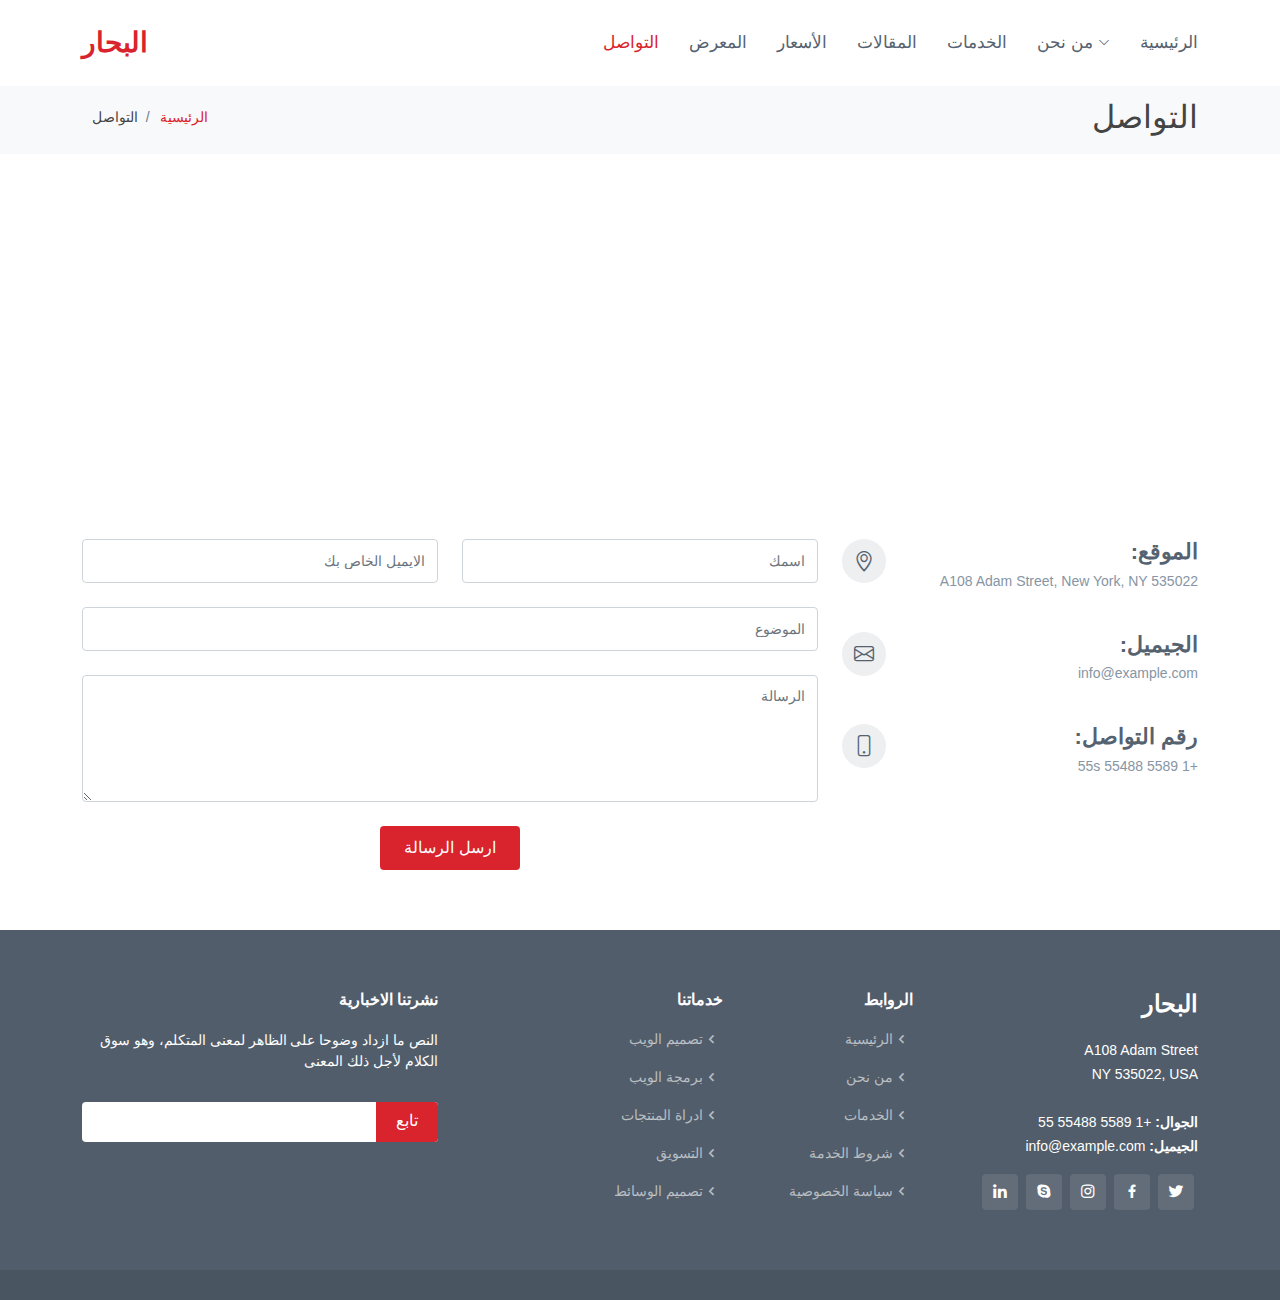
<file: contact.html>
<!DOCTYPE html>
<html lang="en">

<head>
  <meta charset="utf-8">
  <meta content="width=device-width, initial-scale=1.0" name="viewport">

  <title>Contact - Sailor Bootstrap Template</title>
  <meta content="" name="description">
  <meta content="" name="keywords">

  <!-- Favicons -->
  <link href="assets/img/favicon.png" rel="icon">
  <link href="assets/img/apple-touch-icon.png" rel="apple-touch-icon">

  <!-- Google Fonts -->
  <link href="https://fonts.googleapis.com/css?family=Open+Sans:300,300i,400,400i,600,600i,700,700i|Raleway:300,300i,400,400i,500,500i,600,600i,700,700i|Poppins:300,300i,400,400i,500,500i,600,600i,700,700i" rel="stylesheet">

  <!-- Vendor CSS Files -->
  <link href="assets/vendor/animate.css/animate.min.css" rel="stylesheet">
  <link href="assets/vendor/bootstrap/css/bootstrap.min.css" rel="stylesheet">
  <link href="assets/vendor/bootstrap-icons/bootstrap-icons.css" rel="stylesheet">
  <link href="assets/vendor/boxicons/css/boxicons.min.css" rel="stylesheet">
  <link href="assets/vendor/glightbox/css/glightbox.min.css" rel="stylesheet">
  <link href="assets/vendor/remixicon/remixicon.css" rel="stylesheet">
  <link href="assets/vendor/swiper/swiper-bundle.min.css" rel="stylesheet">

  <!-- Template Main CSS File -->
  <link href="assets/css/style.css" rel="stylesheet">

  <!-- =======================================================
  * Template Name: Sailor - v4.3.0
  * Template URL: https://bootstrapmade.com/sailor-free-bootstrap-theme/
  * Author: BootstrapMade.com
  * License: https://bootstrapmade.com/license/
  ======================================================== -->
</head>

<body>

  <!-- ======= Header ======= -->
  <header id="header" class="fixed-top d-flex align-items-center" dir="ltr">
    <div class="container d-flex align-items-center">

      <h1 class="logo me-auto"><a href="index.html">البحار</a></h1>
      <!-- Uncomment below if you prefer to use an image logo -->
      <!-- <a href="index.html" class="logo me-auto"><img src="assets/img/logo.png" alt="" class="img-fluid"></a>-->

      <nav id="navbar" class="navbar">
        <ul>
          <li><a href="contact.html" class="active">التواصل</a></li>
          <li><a href="portfolio.html">المعرض</a></li>
          <li><a href="pricing.html">الأسعار</a></li>
          <li><a href="blog.html">المقالات</a></li>
          <li><a href="services.html">الخدمات</a></li>

          <li class="dropdown"><a href="#"><span>من نحن</span> <i class="bi bi-chevron-down"></i></a>
            <ul>
              <li><a href="about.html">من نحن</a></li>
              <li><a href="team.html">الفريق</a></li>
              <li><a href="testimonials.html">التوصيات</a></li>

              <li class="dropdown"><a href="#"><i class="bi bi-chevron-left"></i><span>Deep Drop Down</span></a>
                <ul>
                  <li><a href="#">Deep Drop Down 1</a></li>
                  <li><a href="#">Deep Drop Down 2</a></li>
                  <li><a href="#">Deep Drop Down 3</a></li>
                  <li><a href="#">Deep Drop Down 4</a></li>
                  <li><a href="#">Deep Drop Down 5</a></li>
                </ul>
              </li>
            </ul>
          </li>

          <li><a href="index.html">الرئيسية</a></li>


        </ul>
        <i class="bi bi-list mobile-nav-toggle"></i>
      </nav><!-- .navbar -->

    </div>
  </header><!-- End Header -->

  <main id="main">

    <!-- ======= Breadcrumbs ======= -->
    <section id="breadcrumbs" class="breadcrumbs">
      <div class="container">

        <div class="d-flex justify-content-between align-items-center">
          <h2>التواصل</h2>
          <ol>
            <li><a href="index.html">الرئيسية</a></li>
            <li>&nbsp; التواصل</li>
          </ol>
        </div>

      </div>
    </section><!-- End Breadcrumbs -->

    <!-- ======= Contact Section ======= -->
    <section id="contact" class="contact">
      <div class="container">

        <div>
          <iframe style="border:0; width: 100%; height: 270px;" src="https://www.google.com/maps/embed?pb=!1m14!1m8!1m3!1d12097.433213460943!2d-74.0062269!3d40.7101282!3m2!1i1024!2i768!4f13.1!3m3!1m2!1s0x0%3A0xb89d1fe6bc499443!2sDowntown+Conference+Center!5e0!3m2!1smk!2sbg!4v1539943755621" frameborder="0" allowfullscreen></iframe>
        </div>

        <div class="row mt-5">

          <div class="col-lg-4">
            <div class="info">
              <div class="address">
                <i class="bi bi-geo-alt"></i>
                <h4>الموقع:</h4>
                <p>A108 Adam Street, New York, NY 535022</p>
              </div>

              <div class="email">
                <i class="bi bi-envelope"></i>
                <h4>الجيميل:</h4>
                <p>info@example.com</p>
              </div>

              <div class="phone">
                <i class="bi bi-phone"></i>
                <h4>رقم التواصل:</h4>
                <p>+1 5589 55488 55s</p>
              </div>

            </div>

          </div>

          <div class="col-lg-8 mt-5 mt-lg-0">

            <form action="forms/contact.php" method="post" role="form" class="php-email-form">
              <div class="row">
                <div class="col-md-6 form-group">
                  <input type="text" name="name" class="form-control" id="name" placeholder="اسمك" required>
                </div>
                <div class="col-md-6 form-group mt-3 mt-md-0">
                  <input type="email" class="form-control" name="email" id="email" placeholder="الايميل الخاص بك" required>
                </div>
              </div>
              <div class="form-group mt-3">
                <input type="text" class="form-control" name="subject" id="subject" placeholder="الموضوع" required>
              </div>
              <div class="form-group mt-3">
                <textarea class="form-control" name="message" rows="5" placeholder="الرسالة" required></textarea>
              </div>
              <div class="my-3">
                <div class="loading">التحميل</div>
                <div class="error-message"></div>
                <div class="sent-message">تم ارسال رسالتك بنجاح, شكرا لك!</div>
              </div>
              <div class="text-center"><button type="submit">ارسل الرسالة</button></div>
            </form>

          </div>

        </div>

      </div>
    </section><!-- End Contact Section -->

  </main><!-- End #main -->

  <!-- ======= Footer ======= -->
  <footer id="footer">
    <div class="footer-top">
      <div class="container">
        <div class="row">

          <div class="col-lg-3 col-md-6">
            <div class="footer-info">
              <h3>البحار</h3>
              <p>
                A108 Adam Street <br>
                NY 535022, USA<br><br>
                <strong> الجوال: </strong> +1 5589 55488 55<br>
                <strong> الجيميل: </strong> info@example.com<br>
              </p>
              <div class="social-links mt-3">
                <a href="#" class="twitter"><i class="bx bxl-twitter"></i></a>
                <a href="#" class="facebook"><i class="bx bxl-facebook"></i></a>
                <a href="#" class="instagram"><i class="bx bxl-instagram"></i></a>
                <a href="#" class="google-plus"><i class="bx bxl-skype"></i></a>
                <a href="#" class="linkedin"><i class="bx bxl-linkedin"></i></a>
              </div>
            </div>
          </div>

          <div class="col-lg-2 col-md-6 footer-links">
            <h4>الروابط</h4>
            <ul>
              <li><i class="bx bx-chevron-left"></i> <a href="#">الرئيسية</a></li>
              <li><i class="bx bx-chevron-left"></i> <a href="#">من نحن</a></li>
              <li><i class="bx bx-chevron-left"></i> <a href="#">الخدمات</a></li>
              <li><i class="bx bx-chevron-left"></i> <a href="#">شروط الخدمة</a></li>
              <li><i class="bx bx-chevron-left"></i> <a href="#">سياسة الخصوصية</a></li>
            </ul>
          </div>

          <div class="col-lg-3 col-md-6 footer-links">
            <h4>خدماتنا</h4>
            <ul>
              <li><i class="bx bx-chevron-left"></i> <a href="#">تصميم الويب</a></li>
              <li><i class="bx bx-chevron-left"></i> <a href="#">برمجة الويب</a></li>
              <li><i class="bx bx-chevron-left"></i> <a href="#">ادراة المنتجات</a></li>
              <li><i class="bx bx-chevron-left"></i> <a href="#">التسويق</a></li>
              <li><i class="bx bx-chevron-left"></i> <a href="#">تصميم الوسائط</a></li>
            </ul>
          </div>

          <div class="col-lg-4 col-md-6 footer-newsletter">
            <h4>نشرتنا الاخبارية</h4>
            <p>النص ما ازداد وضوحا على الظاهر لمعنى المتكلم، وهو سوق الكلام لأجل ذلك المعنى</p>
            <form action="" method="post">
              <input type="submit" value="تابع">
              <input type="email" name="email">
            </form>

          </div>

        </div>
      </div>
    </div>

  </footer><!-- End Footer -->

  <a href="#" class="back-to-top d-flex align-items-center justify-content-center"><i class="bi bi-arrow-up-short"></i></a>

  <!-- Vendor JS Files -->
  <script src="assets/vendor/bootstrap/js/bootstrap.bundle.min.js"></script>
  <script src="assets/vendor/glightbox/js/glightbox.min.js"></script>
  <script src="assets/vendor/isotope-layout/isotope.pkgd.min.js"></script>
  <script src="assets/vendor/php-email-form/validate.js"></script>
  <script src="assets/vendor/swiper/swiper-bundle.min.js"></script>
  <script src="assets/vendor/waypoints/noframework.waypoints.js"></script>

  <!-- Template Main JS File -->
  <script src="assets/js/main.js"></script>

</body>

</html>
</file>
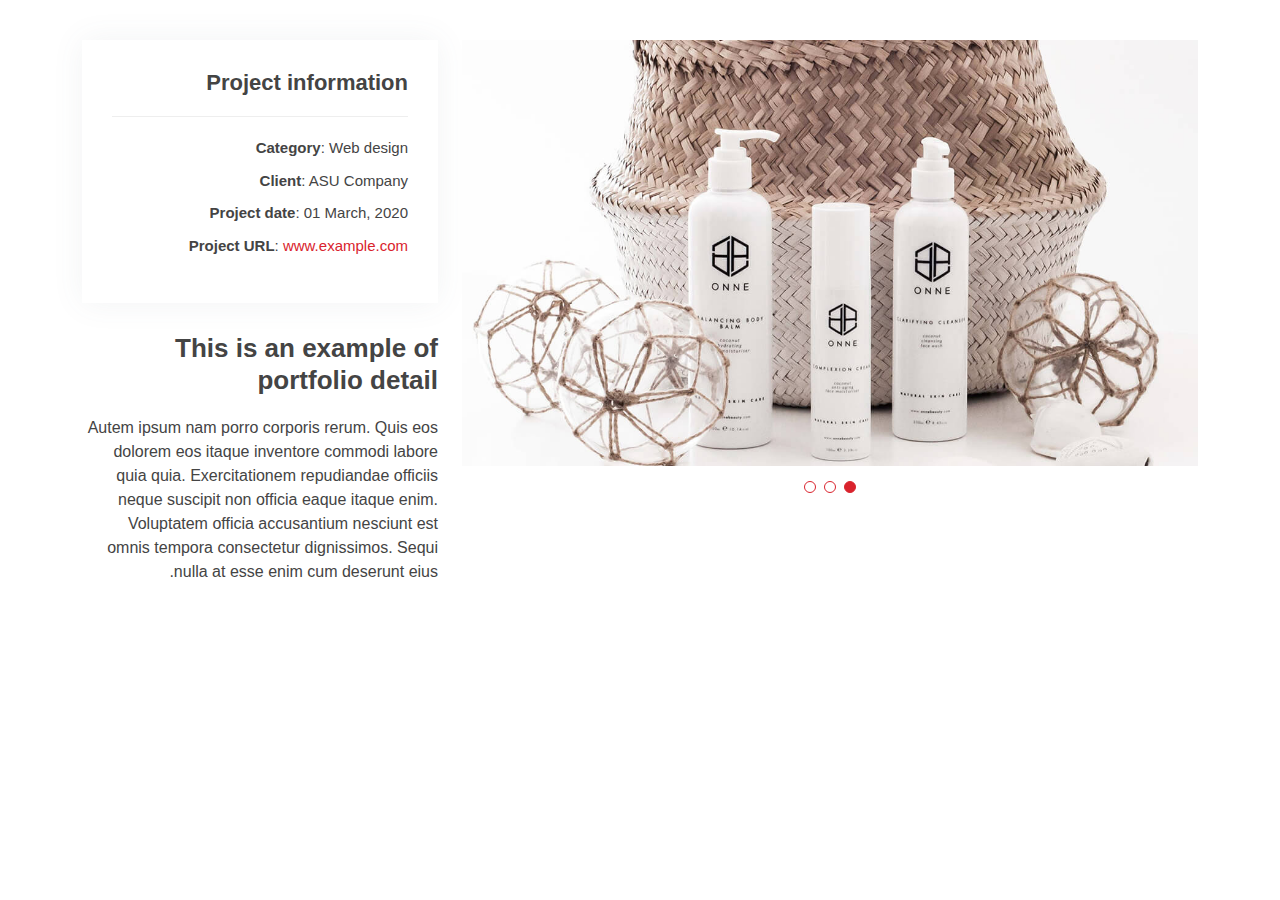
<file: portfolio-details.html>
<!DOCTYPE html>
<html lang="en">

<head>
  <meta charset="utf-8">
  <meta content="width=device-width, initial-scale=1.0" name="viewport">

  <title>Portfolio Details - Sailor Bootstrap Template</title>
  <meta content="" name="description">
  <meta content="" name="keywords">

  <!-- Favicons -->
  <link href="assets/img/favicon.png" rel="icon">
  <link href="assets/img/apple-touch-icon.png" rel="apple-touch-icon">

  <!-- Google Fonts -->
  <link href="https://fonts.googleapis.com/css?family=Open+Sans:300,300i,400,400i,600,600i,700,700i|Raleway:300,300i,400,400i,500,500i,600,600i,700,700i|Poppins:300,300i,400,400i,500,500i,600,600i,700,700i" rel="stylesheet">

  <!-- Vendor CSS Files -->
  <link href="assets/vendor/animate.css/animate.min.css" rel="stylesheet">
  <link href="assets/vendor/bootstrap/css/bootstrap.min.css" rel="stylesheet">
  <link href="assets/vendor/bootstrap-icons/bootstrap-icons.css" rel="stylesheet">
  <link href="assets/vendor/boxicons/css/boxicons.min.css" rel="stylesheet">
  <link href="assets/vendor/glightbox/css/glightbox.min.css" rel="stylesheet">
  <link href="assets/vendor/remixicon/remixicon.css" rel="stylesheet">
  <link href="assets/vendor/swiper/swiper-bundle.min.css" rel="stylesheet">

  <!-- Template Main CSS File -->
  <link href="assets/css/style.css" rel="stylesheet">

  <!-- =======================================================
  * Template Name: Sailor - v4.3.0
  * Template URL: https://bootstrapmade.com/sailor-free-bootstrap-theme/
  * Author: BootstrapMade.com
  * License: https://bootstrapmade.com/license/
  ======================================================== -->
</head>

<body>

  <main id="main">

    <!-- ======= Portfolio Details Section ======= -->
    <section id="portfolio-details" class="portfolio-details">
      <div class="container">

        <div class="row gy-4">

          <div class="col-lg-8">
            <div class="portfolio-details-slider swiper-container">
              <div class="swiper-wrapper align-items-center">

                <div class="swiper-slide">
                  <img src="assets/img/portfolio/portfolio-details-1.jpg" alt="">
                </div>

                <div class="swiper-slide">
                  <img src="assets/img/portfolio/portfolio-details-2.jpg" alt="">
                </div>

                <div class="swiper-slide">
                  <img src="assets/img/portfolio/portfolio-details-3.jpg" alt="">
                </div>

              </div>
              <div class="swiper-pagination"></div>
            </div>
          </div>

          <div class="col-lg-4">
            <div class="portfolio-info">
              <h3>Project information</h3>
              <ul>
                <li><strong>Category</strong>: Web design</li>
                <li><strong>Client</strong>: ASU Company</li>
                <li><strong>Project date</strong>: 01 March, 2020</li>
                <li><strong>Project URL</strong>: <a href="#">www.example.com</a></li>
              </ul>
            </div>
            <div class="portfolio-description">
              <h2>This is an example of portfolio detail</h2>
              <p>
                Autem ipsum nam porro corporis rerum. Quis eos dolorem eos itaque inventore commodi labore quia quia. Exercitationem repudiandae officiis neque suscipit non officia eaque itaque enim. Voluptatem officia accusantium nesciunt est omnis tempora consectetur dignissimos. Sequi nulla at esse enim cum deserunt eius.
              </p>
            </div>
          </div>

        </div>

      </div>
    </section><!-- End Portfolio Details Section -->

  </main><!-- End #main -->

  <a href="#" class="back-to-top d-flex align-items-center justify-content-center"><i class="bi bi-arrow-up-short"></i></a>

  <!-- Vendor JS Files -->
  <script src="assets/vendor/bootstrap/js/bootstrap.bundle.min.js"></script>
  <script src="assets/vendor/glightbox/js/glightbox.min.js"></script>
  <script src="assets/vendor/isotope-layout/isotope.pkgd.min.js"></script>
  <script src="assets/vendor/php-email-form/validate.js"></script>
  <script src="assets/vendor/swiper/swiper-bundle.min.js"></script>
  <script src="assets/vendor/waypoints/noframework.waypoints.js"></script>

  <!-- Template Main JS File -->
  <script src="assets/js/main.js"></script>

</body>

</html>
</file>
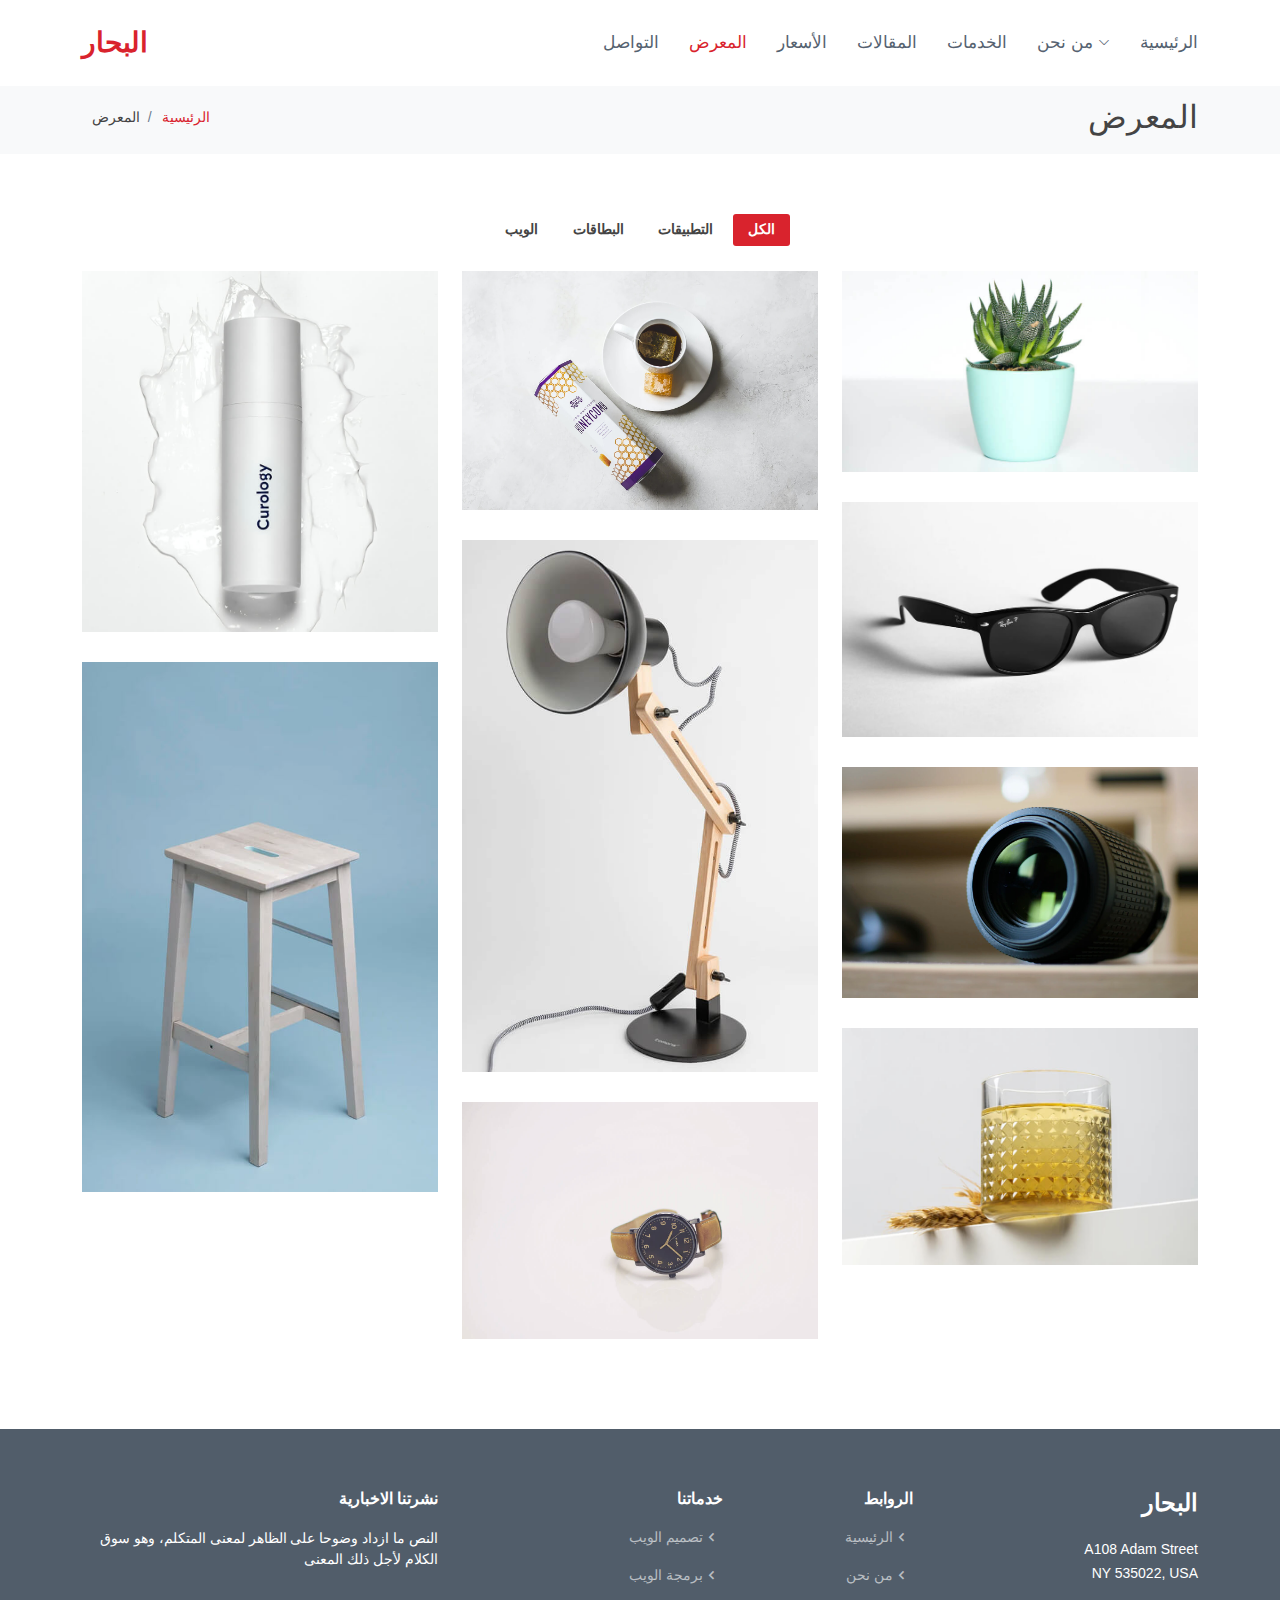
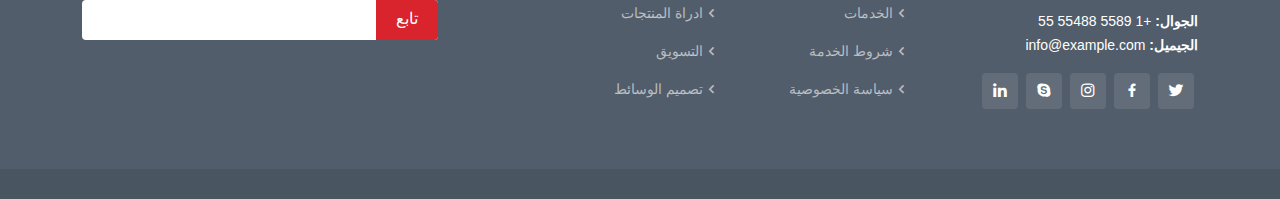
<file: portfolio.html>
<!DOCTYPE html>
<html lang="en">

<head>
  <meta charset="utf-8">
  <meta content="width=device-width, initial-scale=1.0" name="viewport">

  <title>Portfolio - Sailor Bootstrap Template</title>
  <meta content="" name="description">
  <meta content="" name="keywords">

  <!-- Favicons -->
  <link href="assets/img/favicon.png" rel="icon">
  <link href="assets/img/apple-touch-icon.png" rel="apple-touch-icon">

  <!-- Google Fonts -->
  <link href="https://fonts.googleapis.com/css?family=Open+Sans:300,300i,400,400i,600,600i,700,700i|Raleway:300,300i,400,400i,500,500i,600,600i,700,700i|Poppins:300,300i,400,400i,500,500i,600,600i,700,700i" rel="stylesheet">

  <!-- Vendor CSS Files -->
  <link href="assets/vendor/animate.css/animate.min.css" rel="stylesheet">
  <link href="assets/vendor/bootstrap/css/bootstrap.min.css" rel="stylesheet">
  <link href="assets/vendor/bootstrap-icons/bootstrap-icons.css" rel="stylesheet">
  <link href="assets/vendor/boxicons/css/boxicons.min.css" rel="stylesheet">
  <link href="assets/vendor/glightbox/css/glightbox.min.css" rel="stylesheet">
  <link href="assets/vendor/remixicon/remixicon.css" rel="stylesheet">
  <link href="assets/vendor/swiper/swiper-bundle.min.css" rel="stylesheet">

  <!-- Template Main CSS File -->
  <link href="assets/css/style.css" rel="stylesheet">

  <!-- =======================================================
  * Template Name: Sailor - v4.3.0
  * Template URL: https://bootstrapmade.com/sailor-free-bootstrap-theme/
  * Author: BootstrapMade.com
  * License: https://bootstrapmade.com/license/
  ======================================================== -->
</head>

<body>

  <!-- ======= Header ======= -->
  <header id="header" class="fixed-top d-flex align-items-center" dir="ltr">
    <div class="container d-flex align-items-center">

      <h1 class="logo me-auto"><a href="index.html">البحار</a></h1>
      <!-- Uncomment below if you prefer to use an image logo -->
      <!-- <a href="index.html" class="logo me-auto"><img src="assets/img/logo.png" alt="" class="img-fluid"></a>-->

      <nav id="navbar" class="navbar">
        <ul>
          <li><a href="contact.html">التواصل</a></li>
          <li><a href="portfolio.html" class="active">المعرض</a></li>
          <li><a href="pricing.html">الأسعار</a></li>
          <li><a href="blog.html">المقالات</a></li>
          <li><a href="services.html">الخدمات</a></li>

          <li class="dropdown"><a href="#"><span>من نحن</span> <i class="bi bi-chevron-down"></i></a>
            <ul>
              <li><a href="about.html">من نحن</a></li>
              <li><a href="team.html">الفريق</a></li>
              <li><a href="testimonials.html">التوصيات</a></li>

              <li class="dropdown"><a href="#"><i class="bi bi-chevron-left"></i><span>Deep Drop Down</span></a>
                <ul>
                  <li><a href="#">Deep Drop Down 1</a></li>
                  <li><a href="#">Deep Drop Down 2</a></li>
                  <li><a href="#">Deep Drop Down 3</a></li>
                  <li><a href="#">Deep Drop Down 4</a></li>
                  <li><a href="#">Deep Drop Down 5</a></li>
                </ul>
              </li>
            </ul>
          </li>

          <li><a href="index.html">الرئيسية</a></li>


        </ul>
        <i class="bi bi-list mobile-nav-toggle"></i>
      </nav><!-- .navbar -->

    </div>
  </header><!-- End Header -->

  <main id="main">

    <!-- ======= Breadcrumbs ======= -->
    <section id="breadcrumbs" class="breadcrumbs">
      <div class="container">

        <div class="d-flex justify-content-between align-items-center">
          <h2>المعرض</h2>
          <ol>
            <li><a href="index.html">الرئيسية</a></li>
            <li>&nbsp; المعرض</li>
          </ol>
        </div>

      </div>
    </section><!-- End Breadcrumbs -->

    <!-- ======= Portfolio Section ======= -->
    <section id="portfolio" class="portfolio">
      <div class="container">

        <div class="row">
          <div class="col-lg-12 d-flex justify-content-center">
            <ul id="portfolio-flters">
              <li data-filter="*" class="filter-active">الكل</li>
              <li data-filter=".filter-app">التطبيقات</li>
              <li data-filter=".filter-card">البطاقات</li>
              <li data-filter=".filter-web">الويب</li>
            </ul>
          </div>
        </div>

        <div class="row portfolio-container">

          <div class="col-lg-4 col-md-6 portfolio-item filter-app">
            <div class="portfolio-wrap">
              <img src="assets/img/portfolio/portfolio-1.jpg" class="img-fluid" alt="">
              <div class="portfolio-info">
                <h4>تطبيق 1</h4>
                <p>التطبيقات</p>
                <div class="portfolio-links">
                  <a href="assets/img/portfolio/portfolio-1.jpg" data-gallery="portfolioGallery" class="portfolio-lightbox" title="App 1"><i class="bx bx-plus"></i></a>
                  <a href="portfolio-details.html" class="portfolio-details-lightbox" data-glightbox="type: external" title="Portfolio Details"><i class="bx bx-link"></i></a>
                </div>
              </div>
            </div>
          </div>

          <div class="col-lg-4 col-md-6 portfolio-item filter-web">
            <div class="portfolio-wrap">
              <img src="assets/img/portfolio/portfolio-2.jpg" class="img-fluid" alt="">
              <div class="portfolio-info">
                <h4>ويب 3</h4>
                <p>ويب</p>
                <div class="portfolio-links">
                  <a href="assets/img/portfolio/portfolio-2.jpg" data-gallery="portfolioGallery" class="portfolio-lightbox" title="Web 3"><i class="bx bx-plus"></i></a>
                  <a href="portfolio-details.html" class="portfolio-details-lightbox" data-glightbox="type: external" title="Portfolio Details"><i class="bx bx-link"></i></a>
                </div>
              </div>
            </div>
          </div>

          <div class="col-lg-4 col-md-6 portfolio-item filter-app">
            <div class="portfolio-wrap">
              <img src="assets/img/portfolio/portfolio-3.jpg" class="img-fluid" alt="">
              <div class="portfolio-info">
                <h4>تطبيق 2</h4>
                <p>تطبيق</p>
                <div class="portfolio-links">
                  <a href="assets/img/portfolio/portfolio-3.jpg" data-gallery="portfolioGallery" class="portfolio-lightbox" title="App 2"><i class="bx bx-plus"></i></a>
                  <a href="portfolio-details.html" class="portfolio-details-lightbox" data-glightbox="type: external" title="Portfolio Details"><i class="bx bx-link"></i></a>
                </div>
              </div>
            </div>
          </div>

          <div class="col-lg-4 col-md-6 portfolio-item filter-card">
            <div class="portfolio-wrap">
              <img src="assets/img/portfolio/portfolio-4.jpg" class="img-fluid" alt="">
              <div class="portfolio-info">
                <h4>البطاقة 2</h4>
                <p>البطاقة</p>
                <div class="portfolio-links">
                  <a href="assets/img/portfolio/portfolio-4.jpg" data-gallery="portfolioGallery" class="portfolio-lightbox" title="Card 2"><i class="bx bx-plus"></i></a>
                  <a href="portfolio-details.html" class="portfolio-details-lightbox" data-glightbox="type: external" title="Portfolio Details"><i class="bx bx-link"></i></a>
                </div>
              </div>
            </div>
          </div>

          <div class="col-lg-4 col-md-6 portfolio-item filter-web">
            <div class="portfolio-wrap">
              <img src="assets/img/portfolio/portfolio-5.jpg" class="img-fluid" alt="">
              <div class="portfolio-info">
                <h4>ويب 2</h4>
                <p>ويب</p>
                <div class="portfolio-links">
                  <a href="assets/img/portfolio/portfolio-5.jpg" data-gallery="portfolioGallery" class="portfolio-lightbox" title="Web 2"><i class="bx bx-plus"></i></a>
                  <a href="portfolio-details.html" class="portfolio-details-lightbox" data-glightbox="type: external" title="Portfolio Details"><i class="bx bx-link"></i></a>
                </div>
              </div>
            </div>
          </div>

          <div class="col-lg-4 col-md-6 portfolio-item filter-app">
            <div class="portfolio-wrap">
              <img src="assets/img/portfolio/portfolio-6.jpg" class="img-fluid" alt="">
              <div class="portfolio-info">
                <h4>تطبيق 3</h4>
                <p>تطبيق</p>
                <div class="portfolio-links">
                  <a href="assets/img/portfolio/portfolio-6.jpg" data-gallery="portfolioGallery" class="portfolio-lightbox" title="App 3"><i class="bx bx-plus"></i></a>
                  <a href="portfolio-details.html" class="portfolio-details-lightbox" data-glightbox="type: external" title="Portfolio Details"><i class="bx bx-link"></i></a>
                </div>
              </div>
            </div>
          </div>

          <div class="col-lg-4 col-md-6 portfolio-item filter-card">
            <div class="portfolio-wrap">
              <img src="assets/img/portfolio/portfolio-7.jpg" class="img-fluid" alt="">
              <div class="portfolio-info">
                <h4>بطاقة 1</h4>
                <p>بطاقة</p>
                <div class="portfolio-links">
                  <a href="assets/img/portfolio/portfolio-7.jpg" data-gallery="portfolioGallery" class="portfolio-lightbox" title="Card 1"><i class="bx bx-plus"></i></a>
                  <a href="portfolio-details.html" class="portfolio-details-lightbox" data-glightbox="type: external" title="Portfolio Details"><i class="bx bx-link"></i></a>
                </div>
              </div>
            </div>
          </div>

          <div class="col-lg-4 col-md-6 portfolio-item filter-card">
            <div class="portfolio-wrap">
              <img src="assets/img/portfolio/portfolio-8.jpg" class="img-fluid" alt="">
              <div class="portfolio-info">
                <h4>بطاقة 3</h4>
                <p>بطاقة</p>
                <div class="portfolio-links">
                  <a href="assets/img/portfolio/portfolio-8.jpg" data-gallery="portfolioGallery" class="portfolio-lightbox" title="Card 3"><i class="bx bx-plus"></i></a>
                  <a href="portfolio-details.html" class="portfolio-details-lightbox" data-glightbox="type: external" title="Portfolio Details"><i class="bx bx-link"></i></a>
                </div>
              </div>
            </div>
          </div>

          <div class="col-lg-4 col-md-6 portfolio-item filter-web">
            <div class="portfolio-wrap">
              <img src="assets/img/portfolio/portfolio-9.jpg" class="img-fluid" alt="">
              <div class="portfolio-info">
                <h4>ويب 3</h4>
                <p>ويب</p>
                <div class="portfolio-links">
                  <a href="assets/img/portfolio/portfolio-9.jpg" data-gallery="portfolioGallery" class="portfolio-lightbox" title="Web 3"><i class="bx bx-plus"></i></a>
                  <a href="portfolio-details.html" class="portfolio-details-lightbox" data-glightbox="type: external" title="Portfolio Details"><i class="bx bx-link"></i></a>
                </div>
              </div>
            </div>
          </div>

        </div>

      </div>
    </section><!-- End Portfolio Section -->

  </main><!-- End #main -->

  <!-- ======= Footer ======= -->
  <footer id="footer">
    <div class="footer-top">
      <div class="container">
        <div class="row">

          <div class="col-lg-3 col-md-6">
            <div class="footer-info">
              <h3>البحار</h3>
              <p>
                A108 Adam Street <br>
                NY 535022, USA<br><br>
                <strong> الجوال: </strong> +1 5589 55488 55<br>
                <strong> الجيميل: </strong> info@example.com<br>
              </p>
              <div class="social-links mt-3">
                <a href="#" class="twitter"><i class="bx bxl-twitter"></i></a>
                <a href="#" class="facebook"><i class="bx bxl-facebook"></i></a>
                <a href="#" class="instagram"><i class="bx bxl-instagram"></i></a>
                <a href="#" class="google-plus"><i class="bx bxl-skype"></i></a>
                <a href="#" class="linkedin"><i class="bx bxl-linkedin"></i></a>
              </div>
            </div>
          </div>

          <div class="col-lg-2 col-md-6 footer-links">
            <h4>الروابط</h4>
            <ul>
              <li><i class="bx bx-chevron-left"></i> <a href="#">الرئيسية</a></li>
              <li><i class="bx bx-chevron-left"></i> <a href="#">من نحن</a></li>
              <li><i class="bx bx-chevron-left"></i> <a href="#">الخدمات</a></li>
              <li><i class="bx bx-chevron-left"></i> <a href="#">شروط الخدمة</a></li>
              <li><i class="bx bx-chevron-left"></i> <a href="#">سياسة الخصوصية</a></li>
            </ul>
          </div>

          <div class="col-lg-3 col-md-6 footer-links">
            <h4>خدماتنا</h4>
            <ul>
              <li><i class="bx bx-chevron-left"></i> <a href="#">تصميم الويب</a></li>
              <li><i class="bx bx-chevron-left"></i> <a href="#">برمجة الويب</a></li>
              <li><i class="bx bx-chevron-left"></i> <a href="#">ادراة المنتجات</a></li>
              <li><i class="bx bx-chevron-left"></i> <a href="#">التسويق</a></li>
              <li><i class="bx bx-chevron-left"></i> <a href="#">تصميم الوسائط</a></li>
            </ul>
          </div>

          <div class="col-lg-4 col-md-6 footer-newsletter">
            <h4>نشرتنا الاخبارية</h4>
            <p>النص ما ازداد وضوحا على الظاهر لمعنى المتكلم، وهو سوق الكلام لأجل ذلك المعنى</p>
            <form action="" method="post">
              <input type="submit" value="تابع">
              <input type="email" name="email">
            </form>

          </div>

        </div>
      </div>
    </div>

  </footer><!-- End Footer -->

  <a href="#" class="back-to-top d-flex align-items-center justify-content-center"><i class="bi bi-arrow-up-short"></i></a>

  <!-- Vendor JS Files -->
  <script src="assets/vendor/bootstrap/js/bootstrap.bundle.min.js"></script>
  <script src="assets/vendor/glightbox/js/glightbox.min.js"></script>
  <script src="assets/vendor/isotope-layout/isotope.pkgd.min.js"></script>
  <script src="assets/vendor/php-email-form/validate.js"></script>
  <script src="assets/vendor/swiper/swiper-bundle.min.js"></script>
  <script src="assets/vendor/waypoints/noframework.waypoints.js"></script>

  <!-- Template Main JS File -->
  <script src="assets/js/main.js"></script>

</body>

</html>
</file>
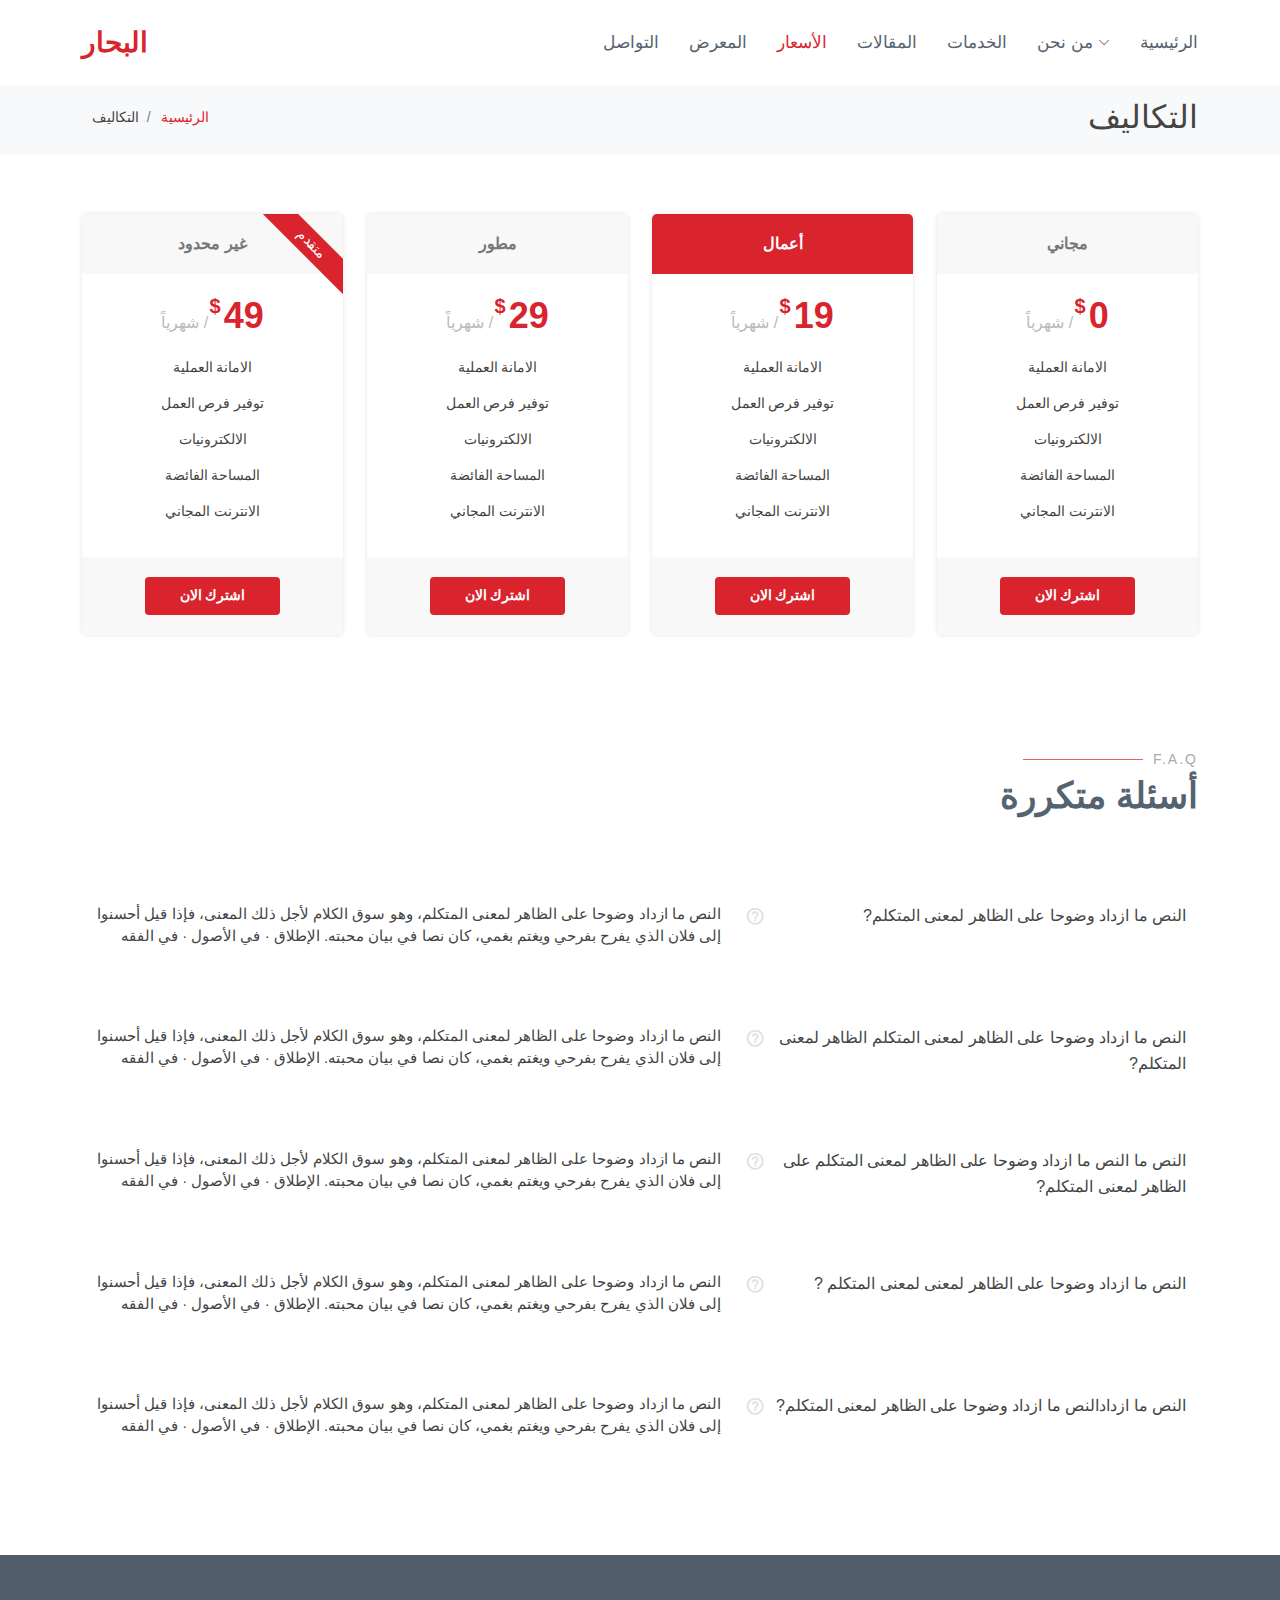
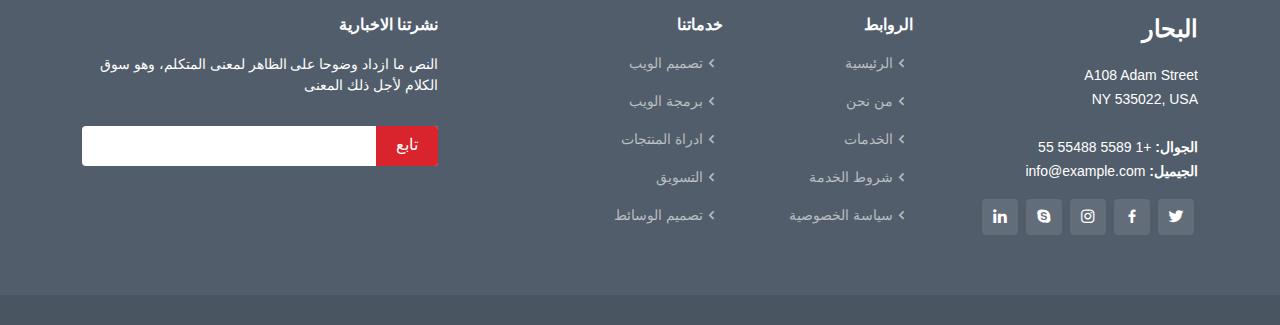
<file: pricing.html>
<!DOCTYPE html>
<html lang="en">

<head>
  <meta charset="utf-8">
  <meta content="width=device-width, initial-scale=1.0" name="viewport">

  <title>Pricing - Sailor Bootstrap Template</title>
  <meta content="" name="description">
  <meta content="" name="keywords">

  <!-- Favicons -->
  <link href="assets/img/favicon.png" rel="icon">
  <link href="assets/img/apple-touch-icon.png" rel="apple-touch-icon">

  <!-- Google Fonts -->
  <link href="https://fonts.googleapis.com/css?family=Open+Sans:300,300i,400,400i,600,600i,700,700i|Raleway:300,300i,400,400i,500,500i,600,600i,700,700i|Poppins:300,300i,400,400i,500,500i,600,600i,700,700i" rel="stylesheet">

  <!-- Vendor CSS Files -->
  <link href="assets/vendor/animate.css/animate.min.css" rel="stylesheet">
  <link href="assets/vendor/bootstrap/css/bootstrap.min.css" rel="stylesheet">
  <link href="assets/vendor/bootstrap-icons/bootstrap-icons.css" rel="stylesheet">
  <link href="assets/vendor/boxicons/css/boxicons.min.css" rel="stylesheet">
  <link href="assets/vendor/glightbox/css/glightbox.min.css" rel="stylesheet">
  <link href="assets/vendor/remixicon/remixicon.css" rel="stylesheet">
  <link href="assets/vendor/swiper/swiper-bundle.min.css" rel="stylesheet">

  <!-- Template Main CSS File -->
  <link href="assets/css/style.css" rel="stylesheet">

  <!-- =======================================================
  * Template Name: Sailor - v4.3.0
  * Template URL: https://bootstrapmade.com/sailor-free-bootstrap-theme/
  * Author: BootstrapMade.com
  * License: https://bootstrapmade.com/license/
  ======================================================== -->
</head>

<body>

  <!-- ======= Header ======= -->
  <header id="header" class="fixed-top d-flex align-items-center" dir="ltr">
    <div class="container d-flex align-items-center">

      <h1 class="logo me-auto"><a href="index.html">البحار</a></h1>
      <!-- Uncomment below if you prefer to use an image logo -->
      <!-- <a href="index.html" class="logo me-auto"><img src="assets/img/logo.png" alt="" class="img-fluid"></a>-->

      <nav id="navbar" class="navbar">
        <ul>
          <li><a href="contact.html">التواصل</a></li>
          <li><a href="portfolio.html">المعرض</a></li>
          <li><a href="pricing.html" class="active">الأسعار</a></li>
          <li><a href="blog.html">المقالات</a></li>
          <li><a href="services.html">الخدمات</a></li>

          <li class="dropdown"><a href="#"><span>من نحن</span> <i class="bi bi-chevron-down"></i></a>
            <ul>
              <li><a href="about.html">من نحن</a></li>
              <li><a href="team.html">الفريق</a></li>
              <li><a href="testimonials.html">التوصيات</a></li>

              <li class="dropdown"><a href="#"><i class="bi bi-chevron-left"></i><span>Deep Drop Down</span></a>
                <ul>
                  <li><a href="#">Deep Drop Down 1</a></li>
                  <li><a href="#">Deep Drop Down 2</a></li>
                  <li><a href="#">Deep Drop Down 3</a></li>
                  <li><a href="#">Deep Drop Down 4</a></li>
                  <li><a href="#">Deep Drop Down 5</a></li>
                </ul>
              </li>
            </ul>
          </li>

          <li><a href="index.html">الرئيسية</a></li>


        </ul>
        <i class="bi bi-list mobile-nav-toggle"></i>
      </nav><!-- .navbar -->

    </div>
  </header><!-- End Header -->

  <main id="main">

    <!-- ======= Breadcrumbs ======= -->
    <section id="breadcrumbs" class="breadcrumbs">
      <div class="container">

        <div class="d-flex justify-content-between align-items-center">
          <h2>التكاليف</h2>
          <ol>
            <li><a href="index.html">الرئيسية</a></li>
            <li>&nbsp; التكاليف</li>
          </ol>
        </div>

      </div>
    </section><!-- End Breadcrumbs -->

    <!-- ======= Pricing Section ======= -->
    <section id="pricing" class="pricing">
      <div class="container">

        <div class="row">

          <div class="col-lg-3 col-md-6">
            <div class="box">
              <h3>مجاني</h3>
              <h4><sup>$</sup>0<span> / شهرياً</span></h4>
              <ul>
                <li>الامانة العملية</li>
                <li>توفير فرص العمل</li>
                <li>الالكترونيات</li>
                <li>المساحة الفائضة</li>
                <li>الانترنت المجاني</li>
              </ul>
              <div class="btn-wrap">
                <a href="#" class="btn-buy">اشترك الان</a>
              </div>
            </div>
          </div>

          <div class="col-lg-3 col-md-6 mt-4 mt-md-0">
            <div class="box featured">
              <h3>أعمال</h3>
              <h4><sup>$</sup>19<span> / شهرياً</span></h4>
              <ul>
                <li>الامانة العملية</li>
                <li>توفير فرص العمل</li>
                <li>الالكترونيات</li>
                <li>المساحة الفائضة</li>
                <li>الانترنت المجاني</li>
              </ul>
              <div class="btn-wrap">
                <a href="#" class="btn-buy">اشترك الان</a>
              </div>
            </div>
          </div>

          <div class="col-lg-3 col-md-6 mt-4 mt-lg-0">
            <div class="box">
              <h3>مطور</h3>
              <h4><sup>$</sup>29<span> / شهرياً</span></h4>
              <ul>
                <li>الامانة العملية</li>
                <li>توفير فرص العمل</li>
                <li>الالكترونيات</li>
                <li>المساحة الفائضة</li>
                <li>الانترنت المجاني</li>
              </ul>
              <div class="btn-wrap">
                <a href="#" class="btn-buy">اشترك الان</a>
              </div>
            </div>
          </div>

          <div class="col-lg-3 col-md-6 mt-4 mt-lg-0">
            <div class="box">
              <span class="advanced"> متقدم</span>
              <h3>غير محدود</h3>
              <h4><sup>$</sup>49<span> / شهرياً</span></h4>
              <ul>
                <li>الامانة العملية</li>
                <li>توفير فرص العمل</li>
                <li>الالكترونيات</li>
                <li>المساحة الفائضة</li>
                <li>الانترنت المجاني</li>
              </ul>
              <div class="btn-wrap">
                <a href="#" class="btn-buy">اشترك الان</a>
              </div>
            </div>
          </div>

        </div>

      </div>
    </section><!-- End Pricing Section -->

    <!-- ======= Frequently Asked Questions Section ======= -->
    <section id="faq" class="faq">
      <div class="container">

        <div class="section-title">
          <h2>F.A.Q</h2>
          <p>أسئلة متكررة</p>
        </div>

        <div class="row faq-item d-flex align-items-stretch">
          <div class="col-lg-5">
            <i class="bx bx-help-circle"></i>
            <h4>النص ما ازداد وضوحا على الظاهر لمعنى المتكلم?</h4>
          </div>
          <div class="col-lg-7">
            <p>
              النص ما ازداد وضوحا على الظاهر لمعنى المتكلم، وهو سوق الكلام لأجل ذلك المعنى، فإذا قيل أحسنوا إلى فلان الذي يفرح بفرحي ويغتم بغمي، كان نصا في بيان محبته.
              ‏الإطلاق · ‏في الأصول · ‏في الفقه
                          </p>
          </div>
        </div><!-- End F.A.Q Item-->

        <div class="row faq-item d-flex align-items-stretch">
          <div class="col-lg-5">
            <i class="bx bx-help-circle"></i>
            <h4>النص ما ازداد وضوحا على الظاهر لمعنى المتكلم الظاهر لمعنى المتكلم?</h4>
          </div>
          <div class="col-lg-7">
            <p>
              النص ما ازداد وضوحا على الظاهر لمعنى المتكلم، وهو سوق الكلام لأجل ذلك المعنى، فإذا قيل أحسنوا إلى فلان الذي يفرح بفرحي ويغتم بغمي، كان نصا في بيان محبته.
              ‏الإطلاق · ‏في الأصول · ‏في الفقه
                          </p>
          </div>
        </div><!-- End F.A.Q Item-->

        <div class="row faq-item d-flex align-items-stretch">
          <div class="col-lg-5">
            <i class="bx bx-help-circle"></i>
            <h4>النص ما النص ما ازداد وضوحا على الظاهر لمعنى المتكلم على الظاهر لمعنى المتكلم?</h4>
          </div>
          <div class="col-lg-7">
            <p>
              النص ما ازداد وضوحا على الظاهر لمعنى المتكلم، وهو سوق الكلام لأجل ذلك المعنى، فإذا قيل أحسنوا إلى فلان الذي يفرح بفرحي ويغتم بغمي، كان نصا في بيان محبته.
              ‏الإطلاق · ‏في الأصول · ‏في الفقه
                          </p>
          </div>
        </div><!-- End F.A.Q Item-->

        <div class="row faq-item d-flex align-items-stretch">
          <div class="col-lg-5">
            <i class="bx bx-help-circle"></i>
            <h4>النص ما ازداد وضوحا على الظاهر لمعنى  لمعنى المتكلم ?</h4>
          </div>
          <div class="col-lg-7">
            <p>
              النص ما ازداد وضوحا على الظاهر لمعنى المتكلم، وهو سوق الكلام لأجل ذلك المعنى، فإذا قيل أحسنوا إلى فلان الذي يفرح بفرحي ويغتم بغمي، كان نصا في بيان محبته.
              ‏الإطلاق · ‏في الأصول · ‏في الفقه
                          </p>
          </div>
        </div><!-- End F.A.Q Item-->

        <div class="row faq-item d-flex align-items-stretch">
          <div class="col-lg-5">
            <i class="bx bx-help-circle"></i>
            <h4>النص ما ازدادالنص ما ازداد وضوحا على الظاهر لمعنى المتكلم?</h4>
          </div>
          <div class="col-lg-7">
            <p>
              النص ما ازداد وضوحا على الظاهر لمعنى المتكلم، وهو سوق الكلام لأجل ذلك المعنى، فإذا قيل أحسنوا إلى فلان الذي يفرح بفرحي ويغتم بغمي، كان نصا في بيان محبته.
              ‏الإطلاق · ‏في الأصول · ‏في الفقه
                          </p>
          </div>
        </div><!-- End F.A.Q Item-->

      </div>
    </section><!-- End Frequently Asked Questions Section -->

  </main><!-- End #main -->

  <!-- ======= Footer ======= -->
  <footer id="footer">
    <div class="footer-top">
      <div class="container">
        <div class="row">

          <div class="col-lg-3 col-md-6">
            <div class="footer-info">
              <h3>البحار</h3>
              <p>
                A108 Adam Street <br>
                NY 535022, USA<br><br>
                <strong> الجوال: </strong> +1 5589 55488 55<br>
                <strong> الجيميل: </strong> info@example.com<br>
              </p>
              <div class="social-links mt-3">
                <a href="#" class="twitter"><i class="bx bxl-twitter"></i></a>
                <a href="#" class="facebook"><i class="bx bxl-facebook"></i></a>
                <a href="#" class="instagram"><i class="bx bxl-instagram"></i></a>
                <a href="#" class="google-plus"><i class="bx bxl-skype"></i></a>
                <a href="#" class="linkedin"><i class="bx bxl-linkedin"></i></a>
              </div>
            </div>
          </div>

          <div class="col-lg-2 col-md-6 footer-links">
            <h4>الروابط</h4>
            <ul>
              <li><i class="bx bx-chevron-left"></i> <a href="#">الرئيسية</a></li>
              <li><i class="bx bx-chevron-left"></i> <a href="#">من نحن</a></li>
              <li><i class="bx bx-chevron-left"></i> <a href="#">الخدمات</a></li>
              <li><i class="bx bx-chevron-left"></i> <a href="#">شروط الخدمة</a></li>
              <li><i class="bx bx-chevron-left"></i> <a href="#">سياسة الخصوصية</a></li>
            </ul>
          </div>

          <div class="col-lg-3 col-md-6 footer-links">
            <h4>خدماتنا</h4>
            <ul>
              <li><i class="bx bx-chevron-left"></i> <a href="#">تصميم الويب</a></li>
              <li><i class="bx bx-chevron-left"></i> <a href="#">برمجة الويب</a></li>
              <li><i class="bx bx-chevron-left"></i> <a href="#">ادراة المنتجات</a></li>
              <li><i class="bx bx-chevron-left"></i> <a href="#">التسويق</a></li>
              <li><i class="bx bx-chevron-left"></i> <a href="#">تصميم الوسائط</a></li>
            </ul>
          </div>

          <div class="col-lg-4 col-md-6 footer-newsletter">
            <h4>نشرتنا الاخبارية</h4>
            <p>النص ما ازداد وضوحا على الظاهر لمعنى المتكلم، وهو سوق الكلام لأجل ذلك المعنى</p>
            <form action="" method="post">
              <input type="submit" value="تابع">
              <input type="email" name="email">
            </form>

          </div>

        </div>
      </div>
    </div>

  </footer><!-- End Footer -->


  <a href="#" class="back-to-top d-flex align-items-center justify-content-center"><i class="bi bi-arrow-up-short"></i></a>

  <!-- Vendor JS Files -->
  <script src="assets/vendor/bootstrap/js/bootstrap.bundle.min.js"></script>
  <script src="assets/vendor/glightbox/js/glightbox.min.js"></script>
  <script src="assets/vendor/isotope-layout/isotope.pkgd.min.js"></script>
  <script src="assets/vendor/php-email-form/validate.js"></script>
  <script src="assets/vendor/swiper/swiper-bundle.min.js"></script>
  <script src="assets/vendor/waypoints/noframework.waypoints.js"></script>

  <!-- Template Main JS File -->
  <script src="assets/js/main.js"></script>

</body>

</html>
</file>
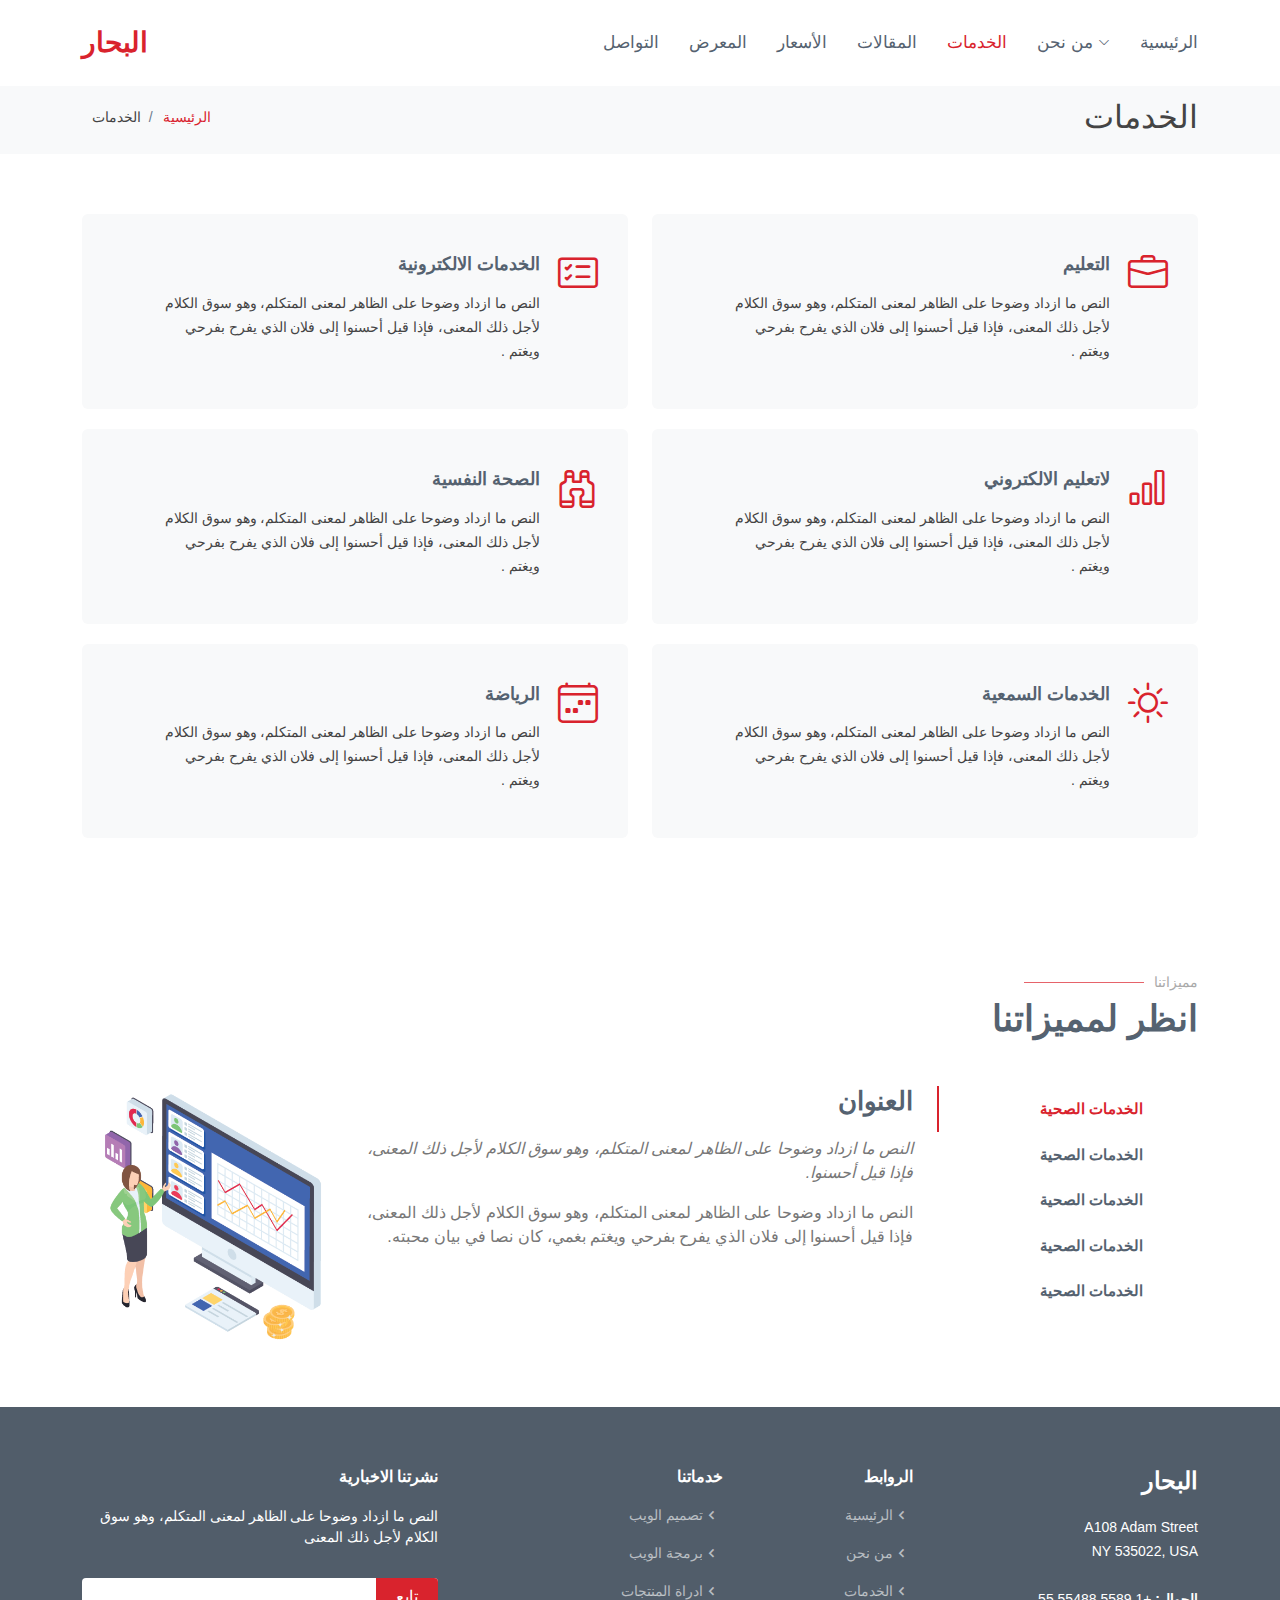
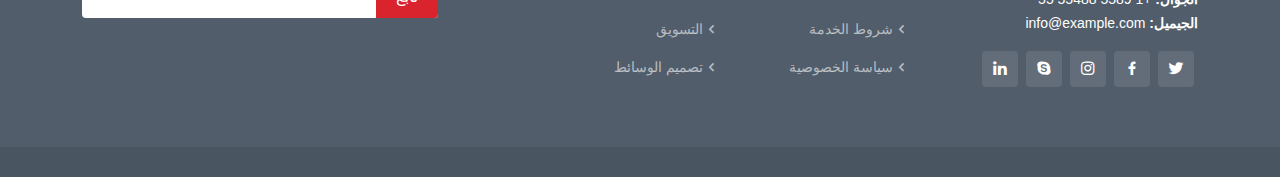
<file: services.html>
<!DOCTYPE html>
<html lang="en">

<head>
  <meta charset="utf-8">
  <meta content="width=device-width, initial-scale=1.0" name="viewport">

  <title>Services - Sailor Bootstrap Template</title>
  <meta content="" name="description">
  <meta content="" name="keywords">

  <!-- Favicons -->
  <link href="assets/img/favicon.png" rel="icon">
  <link href="assets/img/apple-touch-icon.png" rel="apple-touch-icon">

  <!-- Google Fonts -->
  <link href="https://fonts.googleapis.com/css?family=Open+Sans:300,300i,400,400i,600,600i,700,700i|Raleway:300,300i,400,400i,500,500i,600,600i,700,700i|Poppins:300,300i,400,400i,500,500i,600,600i,700,700i" rel="stylesheet">

  <!-- Vendor CSS Files -->
  <link href="assets/vendor/animate.css/animate.min.css" rel="stylesheet">
  <link href="assets/vendor/bootstrap/css/bootstrap.min.css" rel="stylesheet">
  <link href="assets/vendor/bootstrap-icons/bootstrap-icons.css" rel="stylesheet">
  <link href="assets/vendor/boxicons/css/boxicons.min.css" rel="stylesheet">
  <link href="assets/vendor/glightbox/css/glightbox.min.css" rel="stylesheet">
  <link href="assets/vendor/remixicon/remixicon.css" rel="stylesheet">
  <link href="assets/vendor/swiper/swiper-bundle.min.css" rel="stylesheet">

  <!-- Template Main CSS File -->
  <link href="assets/css/style.css" rel="stylesheet">

  <!-- =======================================================
  * Template Name: Sailor - v4.3.0
  * Template URL: https://bootstrapmade.com/sailor-free-bootstrap-theme/
  * Author: BootstrapMade.com
  * License: https://bootstrapmade.com/license/
  ======================================================== -->
</head>

<body>

  <!-- ======= Header ======= -->
  <header id="header" class="fixed-top d-flex align-items-center" dir="ltr">
    <div class="container d-flex align-items-center">

      <h1 class="logo me-auto"><a href="index.html">البحار</a></h1>
      <!-- Uncomment below if you prefer to use an image logo -->
      <!-- <a href="index.html" class="logo me-auto"><img src="assets/img/logo.png" alt="" class="img-fluid"></a>-->

      <nav id="navbar" class="navbar">
        <ul>
          <li><a href="contact.html">التواصل</a></li>
          <li><a href="portfolio.html">المعرض</a></li>
          <li><a href="pricing.html">الأسعار</a></li>
          <li><a href="blog.html">المقالات</a></li>
          <li><a href="services.html" class="active">الخدمات</a></li>

          <li class="dropdown"><a href="#"><span>من نحن</span> <i class="bi bi-chevron-down"></i></a>
            <ul>
              <li><a href="about.html">من نحن</a></li>
              <li><a href="team.html">الفريق</a></li>
              <li><a href="testimonials.html">التوصيات</a></li>

              <li class="dropdown"><a href="#"><i class="bi bi-chevron-left"></i><span>Deep Drop Down</span></a>
                <ul>
                  <li><a href="#">Deep Drop Down 1</a></li>
                  <li><a href="#">Deep Drop Down 2</a></li>
                  <li><a href="#">Deep Drop Down 3</a></li>
                  <li><a href="#">Deep Drop Down 4</a></li>
                  <li><a href="#">Deep Drop Down 5</a></li>
                </ul>
              </li>
            </ul>
          </li>

          <li><a href="index.html">الرئيسية</a></li>


        </ul>
        <i class="bi bi-list mobile-nav-toggle"></i>
      </nav><!-- .navbar -->

    </div>
  </header><!-- End Header -->

  <main id="main">

    <!-- ======= Breadcrumbs ======= -->
    <section id="breadcrumbs" class="breadcrumbs">
      <div class="container">

        <div class="d-flex justify-content-between align-items-center">
          <h2>الخدمات</h2>
          <ol>
            <li><a href="index.html">الرئيسية</a></li>
            <li>&nbsp; الخدمات</li>
          </ol>
        </div>

      </div>
    </section><!-- End Breadcrumbs -->

    <!-- ======= Services Section ======= -->
    <section id="services" class="services">
      <div class="container">

        <div class="row">
          <div class="col-md-6">
            <div class="icon-box">
              <i class="bi bi-briefcase"></i>
              <div>
                <h4><a href="#">التعليم</a></h4>
                <p>النص ما ازداد وضوحا على الظاهر لمعنى المتكلم، وهو سوق الكلام لأجل ذلك المعنى، فإذا قيل أحسنوا إلى فلان الذي يفرح بفرحي ويغتم  .</p>  
              </div>
            </div>
          </div>
          <div class="col-md-6 mt-4 mt-md-0">
            <div class="icon-box">
              <i class="bi bi-card-checklist"></i>
              <div>
                <h4><a href="#">الخدمات الالكترونية</a></h4>
                <p>النص ما ازداد وضوحا على الظاهر لمعنى المتكلم، وهو سوق الكلام لأجل ذلك المعنى، فإذا قيل أحسنوا إلى فلان الذي يفرح بفرحي ويغتم  .</p>  
              </div>
            </div>
          </div>
          <div class="col-md-6 mt-4 mt-md-0">
            <div class="icon-box">
              <i class="bi bi-bar-chart"></i>
              <div>
                <h4><a href="#">لاتعليم الالكتروني</a></h4>
                <p>النص ما ازداد وضوحا على الظاهر لمعنى المتكلم، وهو سوق الكلام لأجل ذلك المعنى، فإذا قيل أحسنوا إلى فلان الذي يفرح بفرحي ويغتم  .</p>  
              </div>
            </div>
          </div>
          <div class="col-md-6 mt-4 mt-md-0">
            <div class="icon-box">
              <i class="bi bi-binoculars"></i>
              <div>
                <h4><a href="#">الصحة النفسية</a></h4>
                <p>النص ما ازداد وضوحا على الظاهر لمعنى المتكلم، وهو سوق الكلام لأجل ذلك المعنى، فإذا قيل أحسنوا إلى فلان الذي يفرح بفرحي ويغتم  .</p>  
              </div>
            </div>
          </div>
          <div class="col-md-6 mt-4 mt-md-0">
            <div class="icon-box">
              <i class="bi bi-brightness-high"></i>
              <div>
                <h4><a href="#">الخدمات السمعية</a></h4>
                <p>النص ما ازداد وضوحا على الظاهر لمعنى المتكلم، وهو سوق الكلام لأجل ذلك المعنى، فإذا قيل أحسنوا إلى فلان الذي يفرح بفرحي ويغتم  .</p>  
              </div>
            </div>
          </div>
          <div class="col-md-6 mt-4 mt-md-0">
            <div class="icon-box">
              <i class="bi bi-calendar4-week"></i>
              <div>
                <h4><a href="#">الرياضة</a></h4>
                <p>النص ما ازداد وضوحا على الظاهر لمعنى المتكلم، وهو سوق الكلام لأجل ذلك المعنى، فإذا قيل أحسنوا إلى فلان الذي يفرح بفرحي ويغتم  .</p>  
              </div>
            </div>
          </div>
        </div>

      </div>
    </section><!-- End Services Section -->

    <!-- ======= Features Section ======= -->
    <section id="features" class="features">
      <div class="container">

        <div class="section-title">
          <h2>مميزاتنا</h2>
          <p>انظر لمميزاتنا</p>
        </div>

        <div class="row">
          <div class="col-lg-3">
            <ul class="nav nav-tabs flex-column">
              <li class="nav-item">
                <a class="nav-link active show" data-bs-toggle="tab" href="#tab-1">الخدمات الصحية</a>
              </li>
              <li class="nav-item">
                <a class="nav-link" data-bs-toggle="tab" href="#tab-2">الخدمات الصحية</a>
              </li>
              <li class="nav-item">
                <a class="nav-link" data-bs-toggle="tab" href="#tab-3">الخدمات الصحية</a>
              </li>
              <li class="nav-item">
                <a class="nav-link" data-bs-toggle="tab" href="#tab-4">الخدمات الصحية</a>
              </li>
              <li class="nav-item">
                <a class="nav-link" data-bs-toggle="tab" href="#tab-5">الخدمات الصحية</a>
              </li>
            </ul>
          </div>
          <div class="col-lg-9 mt-4 mt-lg-0">
            <div class="tab-content">
              <div class="tab-pane active show" id="tab-1">
                <div class="row">
                  <div class="col-lg-8 details order-2 order-lg-1">
                    <h3>العنوان</h3>
                    <p class="fst-italic">النص ما ازداد وضوحا على الظاهر لمعنى المتكلم، وهو سوق الكلام لأجل ذلك المعنى، فإذا قيل أحسنوا.</p>
                    <p>النص ما ازداد وضوحا على الظاهر لمعنى المتكلم، وهو سوق الكلام لأجل ذلك المعنى، فإذا قيل أحسنوا إلى فلان الذي يفرح بفرحي ويغتم بغمي، كان نصا في بيان محبته.</p>
                  </div>
                  <div class="col-lg-4 text-center order-1 order-lg-2">
                    <img src="assets/img/features-1.png" alt="" class="img-fluid">
                  </div>
                </div>
              </div>
              <div class="tab-pane" id="tab-2">
                <div class="row">
                  <div class="col-lg-8 details order-2 order-lg-1">
                    <h3>العنوان</h3>
                    <p class="fst-italic">النص ما ازداد وضوحا على الظاهر لمعنى المتكلم، وهو سوق الكلام لأجل ذلك المعنى، فإذا قيل أحسنوا.</p>
                    <p>النص ما ازداد وضوحا على الظاهر لمعنى المتكلم، وهو سوق الكلام لأجل ذلك المعنى، فإذا قيل أحسنوا إلى فلان الذي يفرح بفرحي ويغتم بغمي، كان نصا في بيان محبته. </p>
                  </div>
                  <div class="col-lg-4 text-center order-1 order-lg-2">
                    <img src="assets/img/features-2.png" alt="" class="img-fluid">
                  </div>
                </div>
              </div>
              <div class="tab-pane" id="tab-3">
                <div class="row">
                  <div class="col-lg-8 details order-2 order-lg-1">
                    <h3>العنوان</h3>
                    <p class="fst-italic">النص ما ازداد وضوحا على الظاهر لمعنى المتكلم، وهو سوق الكلام لأجل ذلك المعنى، فإذا قيل أحسنوا.</p>
                    <p>النص ما ازداد وضوحا على الظاهر لمعنى المتكلم، وهو سوق الكلام لأجل ذلك المعنى، فإذا قيل أحسنوا إلى فلان الذي يفرح بفرحي ويغتم بغمي، كان نصا في بيان محبته. </p>
                  </div>
                  <div class="col-lg-4 text-center order-1 order-lg-2">
                    <img src="assets/img/features-3.png" alt="" class="img-fluid">
                  </div>
                </div>
              </div>
              <div class="tab-pane" id="tab-4">
                <div class="row">
                  <div class="col-lg-8 details order-2 order-lg-1">
                    <h3>العنوان</h3>
                    <p class="fst-italic">النص ما ازداد وضوحا على الظاهر لمعنى المتكلم، وهو سوق الكلام لأجل ذلك المعنى، فإذا قيل أحسنوا.</p>
                    <p>النص ما ازداد وضوحا على الظاهر لمعنى المتكلم، وهو سوق الكلام لأجل ذلك المعنى، فإذا قيل أحسنوا إلى فلان الذي يفرح بفرحي ويغتم بغمي، كان نصا في بيان محبته. </p>
                  </div>
                  <div class="col-lg-4 text-center order-1 order-lg-2">
                    <img src="assets/img/features-4.png" alt="" class="img-fluid">
                  </div>
                </div>
              </div>
              <div class="tab-pane" id="tab-5">
                <div class="row">
                  <div class="col-lg-8 details order-2 order-lg-1">
                    <h3>العنوان</h3>
                    <p class="fst-italic">النص ما ازداد وضوحا على الظاهر لمعنى المتكلم، وهو سوق الكلام لأجل ذلك المعنى، فإذا قيل أحسنوا.</p>
                    <p>النص ما ازداد وضوحا على الظاهر لمعنى المتكلم، وهو سوق الكلام لأجل ذلك المعنى، فإذا قيل أحسنوا إلى فلان الذي يفرح بفرحي ويغتم بغمي، كان نصا في بيان محبته. </p>
                  </div>
                  <div class="col-lg-4 text-center order-1 order-lg-2">
                    <img src="assets/img/features-5.png" alt="" class="img-fluid">
                  </div>
                </div>
              </div>
            </div>
          </div>
        </div>

      </div>
    </section><!-- End Features Section -->

  </main><!-- End #main -->

  <!-- ======= Footer ======= -->
  <footer id="footer">
    <div class="footer-top">
      <div class="container">
        <div class="row">

          <div class="col-lg-3 col-md-6">
            <div class="footer-info">
              <h3>البحار</h3>
              <p>
                A108 Adam Street <br>
                NY 535022, USA<br><br>
                <strong> الجوال: </strong> +1 5589 55488 55<br>
                <strong> الجيميل: </strong> info@example.com<br>
              </p>
              <div class="social-links mt-3">
                <a href="#" class="twitter"><i class="bx bxl-twitter"></i></a>
                <a href="#" class="facebook"><i class="bx bxl-facebook"></i></a>
                <a href="#" class="instagram"><i class="bx bxl-instagram"></i></a>
                <a href="#" class="google-plus"><i class="bx bxl-skype"></i></a>
                <a href="#" class="linkedin"><i class="bx bxl-linkedin"></i></a>
              </div>
            </div>
          </div>

          <div class="col-lg-2 col-md-6 footer-links">
            <h4>الروابط</h4>
            <ul>
              <li><i class="bx bx-chevron-left"></i> <a href="#">الرئيسية</a></li>
              <li><i class="bx bx-chevron-left"></i> <a href="#">من نحن</a></li>
              <li><i class="bx bx-chevron-left"></i> <a href="#">الخدمات</a></li>
              <li><i class="bx bx-chevron-left"></i> <a href="#">شروط الخدمة</a></li>
              <li><i class="bx bx-chevron-left"></i> <a href="#">سياسة الخصوصية</a></li>
            </ul>
          </div>

          <div class="col-lg-3 col-md-6 footer-links">
            <h4>خدماتنا</h4>
            <ul>
              <li><i class="bx bx-chevron-left"></i> <a href="#">تصميم الويب</a></li>
              <li><i class="bx bx-chevron-left"></i> <a href="#">برمجة الويب</a></li>
              <li><i class="bx bx-chevron-left"></i> <a href="#">ادراة المنتجات</a></li>
              <li><i class="bx bx-chevron-left"></i> <a href="#">التسويق</a></li>
              <li><i class="bx bx-chevron-left"></i> <a href="#">تصميم الوسائط</a></li>
            </ul>
          </div>

          <div class="col-lg-4 col-md-6 footer-newsletter">
            <h4>نشرتنا الاخبارية</h4>
            <p>النص ما ازداد وضوحا على الظاهر لمعنى المتكلم، وهو سوق الكلام لأجل ذلك المعنى</p>
            <form action="" method="post">
              <input type="submit" value="تابع">
              <input type="email" name="email">
            </form>

          </div>

        </div>
      </div>
    </div>

  </footer><!-- End Footer -->

  <a href="#" class="back-to-top d-flex align-items-center justify-content-center"><i class="bi bi-arrow-up-short"></i></a>

  <!-- Vendor JS Files -->
  <script src="assets/vendor/bootstrap/js/bootstrap.bundle.min.js"></script>
  <script src="assets/vendor/glightbox/js/glightbox.min.js"></script>
  <script src="assets/vendor/isotope-layout/isotope.pkgd.min.js"></script>
  <script src="assets/vendor/php-email-form/validate.js"></script>
  <script src="assets/vendor/swiper/swiper-bundle.min.js"></script>
  <script src="assets/vendor/waypoints/noframework.waypoints.js"></script>

  <!-- Template Main JS File -->
  <script src="assets/js/main.js"></script>

</body>

</html>
</file>
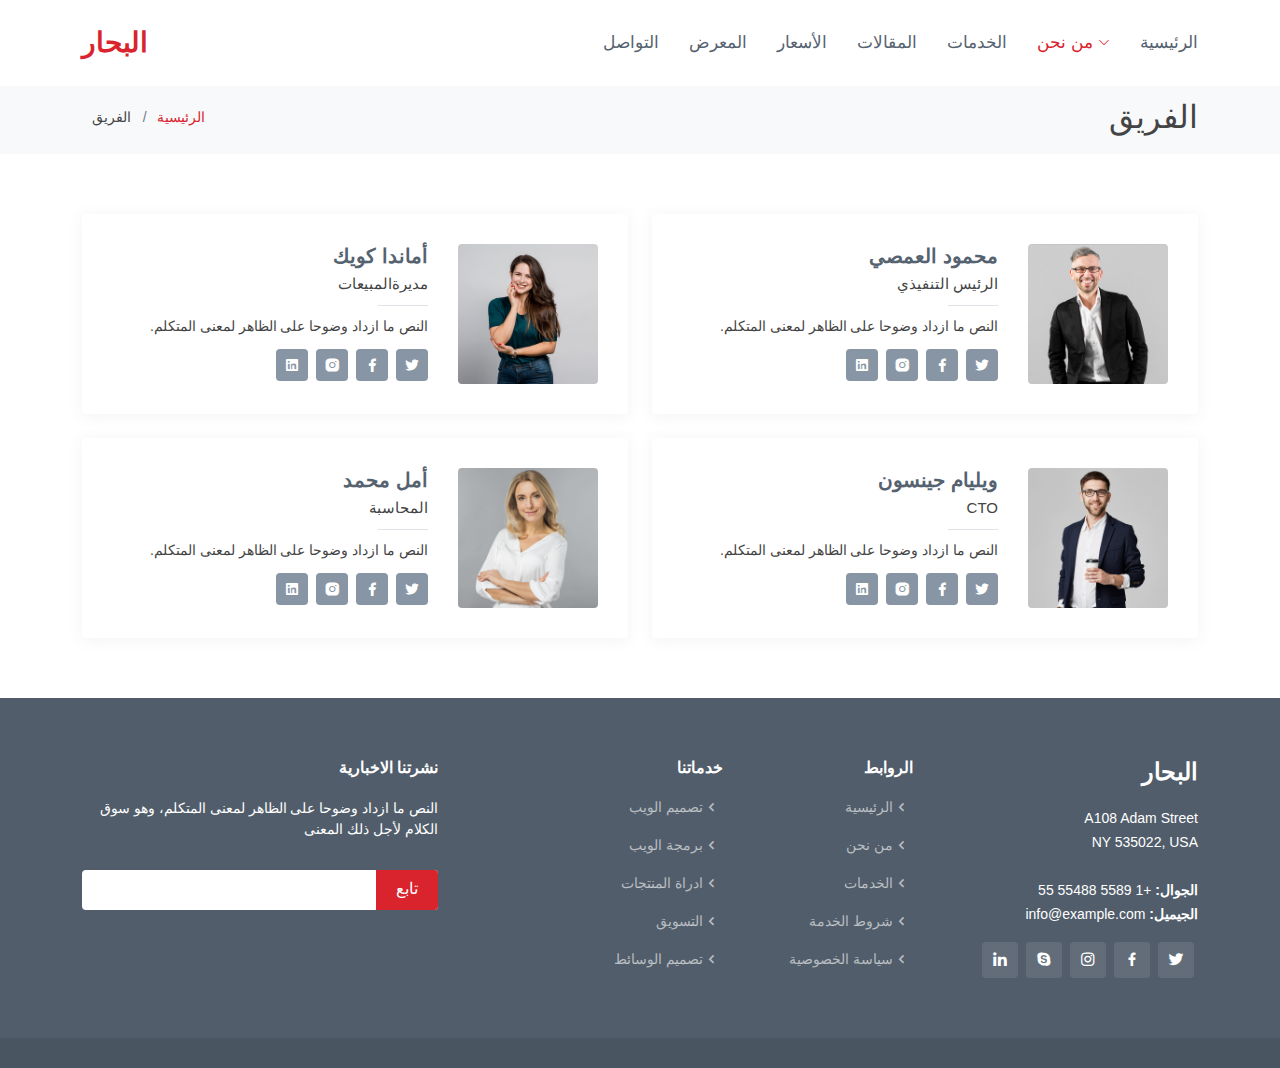
<file: team.html>
<!DOCTYPE html>
<html lang="en">

<head>
  <meta charset="utf-8">
  <meta content="width=device-width, initial-scale=1.0" name="viewport">

  <title>Team - Sailor Bootstrap Template</title>
  <meta content="" name="description">
  <meta content="" name="keywords">

  <!-- Favicons -->
  <link href="assets/img/favicon.png" rel="icon">
  <link href="assets/img/apple-touch-icon.png" rel="apple-touch-icon">

  <!-- Google Fonts -->
  <link href="https://fonts.googleapis.com/css?family=Open+Sans:300,300i,400,400i,600,600i,700,700i|Raleway:300,300i,400,400i,500,500i,600,600i,700,700i|Poppins:300,300i,400,400i,500,500i,600,600i,700,700i" rel="stylesheet">

  <!-- Vendor CSS Files -->
  <link href="assets/vendor/animate.css/animate.min.css" rel="stylesheet">
  <link href="assets/vendor/bootstrap/css/bootstrap.min.css" rel="stylesheet">
  <link href="assets/vendor/bootstrap-icons/bootstrap-icons.css" rel="stylesheet">
  <link href="assets/vendor/boxicons/css/boxicons.min.css" rel="stylesheet">
  <link href="assets/vendor/glightbox/css/glightbox.min.css" rel="stylesheet">
  <link href="assets/vendor/remixicon/remixicon.css" rel="stylesheet">
  <link href="assets/vendor/swiper/swiper-bundle.min.css" rel="stylesheet">

  <!-- Template Main CSS File -->
  <link href="assets/css/style.css" rel="stylesheet">

  <!-- =======================================================
  * Template Name: Sailor - v4.3.0
  * Template URL: https://bootstrapmade.com/sailor-free-bootstrap-theme/
  * Author: BootstrapMade.com
  * License: https://bootstrapmade.com/license/
  ======================================================== -->
</head>

<body>

  <!-- ======= Header ======= -->
  <header id="header" class="fixed-top d-flex align-items-center" dir="ltr">
    <div class="container d-flex align-items-center">

      <h1 class="logo me-auto"><a href="index.html">البحار</a></h1>
      <!-- Uncomment below if you prefer to use an image logo -->
      <!-- <a href="index.html" class="logo me-auto"><img src="assets/img/logo.png" alt="" class="img-fluid"></a>-->

      <nav id="navbar" class="navbar">
        <ul>
          <li><a href="contact.html">التواصل</a></li>
          <li><a href="portfolio.html">المعرض</a></li>
          <li><a href="pricing.html">الأسعار</a></li>
          <li><a href="blog.html">المقالات</a></li>
          <li><a href="services.html">الخدمات</a></li>

          <li class="dropdown"><a href="#" class="active"><span>من نحن</span> <i class="bi bi-chevron-down"></i></a>
            <ul>
              <li><a href="about.html" class="active">من نحن</a></li>
              <li><a href="team.html">الفريق</a></li>
              <li><a href="testimonials.html">التوصيات</a></li>

              <li class="dropdown"><a href="#"><i class="bi bi-chevron-left"></i><span>Deep Drop Down</span></a>
                <ul>
                  <li><a href="#">Deep Drop Down 1</a></li>
                  <li><a href="#">Deep Drop Down 2</a></li>
                  <li><a href="#">Deep Drop Down 3</a></li>
                  <li><a href="#">Deep Drop Down 4</a></li>
                  <li><a href="#">Deep Drop Down 5</a></li>
                </ul>
              </li>
            </ul>
          </li>

          <li><a href="index.html">الرئيسية</a></li>
        </ul>
        <i class="bi bi-list mobile-nav-toggle"></i>
      </nav><!-- .navbar -->

    </div>
  </header><!-- End Header -->

  <main id="main">

    <!-- ======= Breadcrumbs ======= -->
    <section id="breadcrumbs" class="breadcrumbs">
      <div class="container">

        <div class="d-flex justify-content-between align-items-center">
          <h2>الفريق</h2>
          <ol>
            <li><a href="index.html">الرئيسية</a></li>
            <li> &nbsp; الفريق</li>
          </ol>
        </div>

      </div>
    </section><!-- End Breadcrumbs -->

    <!-- ======= Team Section ======= -->
    <section id="team" class="team ">
      <div class="container">

        <div class="row">

          <div class="col-lg-6">
            <div class="member d-flex align-items-start">
              <div class="pic"><img src="assets/img/team/team-1.jpg" class="img-fluid" alt=""></div>
              <div class="member-info">
                <h4>محمود العمصي</h4>
                <span>الرئيس التنفيذي</span>
                <p>النص ما ازداد وضوحا على الظاهر لمعنى المتكلم.</p>
                <div class="social">
                  <a href=""><i class="ri-twitter-fill"></i></a>
                  <a href=""><i class="ri-facebook-fill"></i></a>
                  <a href=""><i class="ri-instagram-fill"></i></a>
                  <a href=""> <i class="ri-linkedin-box-fill"></i> </a>
                </div>
              </div>
            </div>
          </div>

          <div class="col-lg-6 mt-4 mt-lg-0">
            <div class="member d-flex align-items-start">
              <div class="pic"><img src="assets/img/team/team-2.jpg" class="img-fluid" alt=""></div>
              <div class="member-info">
                <h4>أماندا كويك</h4>
                <span>مديرةالمبيعات</span>
                <p>النص ما ازداد وضوحا على الظاهر لمعنى المتكلم.</p>
                <div class="social">
                  <a href=""><i class="ri-twitter-fill"></i></a>
                  <a href=""><i class="ri-facebook-fill"></i></a>
                  <a href=""><i class="ri-instagram-fill"></i></a>
                  <a href=""> <i class="ri-linkedin-box-fill"></i> </a>
                </div>
              </div>
            </div>
          </div>

          <div class="col-lg-6 mt-4">
            <div class="member d-flex align-items-start">
              <div class="pic"><img src="assets/img/team/team-3.jpg" class="img-fluid" alt=""></div>
              <div class="member-info">
                <h4>ويليام جينسون</h4>
                <span>CTO</span>
                <p>النص ما ازداد وضوحا على الظاهر لمعنى المتكلم.</p>
                <div class="social">
                  <a href=""><i class="ri-twitter-fill"></i></a>
                  <a href=""><i class="ri-facebook-fill"></i></a>
                  <a href=""><i class="ri-instagram-fill"></i></a>
                  <a href=""> <i class="ri-linkedin-box-fill"></i> </a>
                </div>
              </div>
            </div>
          </div>

          <div class="col-lg-6 mt-4">
            <div class="member d-flex align-items-start">
              <div class="pic"><img src="assets/img/team/team-4.jpg" class="img-fluid" alt=""></div>
              <div class="member-info">
                <h4>أمل محمد</h4>
                <span>المحاسبة</span>
                <p>النص ما ازداد وضوحا على الظاهر لمعنى المتكلم.</p>
                <div class="social">
                  <a href=""><i class="ri-twitter-fill"></i></a>
                  <a href=""><i class="ri-facebook-fill"></i></a>
                  <a href=""><i class="ri-instagram-fill"></i></a>
                  <a href=""> <i class="ri-linkedin-box-fill"></i> </a>
                </div>
              </div>
            </div>
          </div>

        </div>

      </div>
    </section><!-- End Team Section -->

  </main><!-- End #main -->

  <!-- ======= Footer ======= -->
  <footer id="footer">
    <div class="footer-top">
      <div class="container">
        <div class="row">

          <div class="col-lg-3 col-md-6">
            <div class="footer-info">
              <h3>البحار</h3>
              <p>
                A108 Adam Street <br>
                NY 535022, USA<br><br>
                <strong> الجوال: </strong> +1 5589 55488 55<br>
                <strong> الجيميل: </strong> info@example.com<br>
              </p>
              <div class="social-links mt-3">
                <a href="#" class="twitter"><i class="bx bxl-twitter"></i></a>
                <a href="#" class="facebook"><i class="bx bxl-facebook"></i></a>
                <a href="#" class="instagram"><i class="bx bxl-instagram"></i></a>
                <a href="#" class="google-plus"><i class="bx bxl-skype"></i></a>
                <a href="#" class="linkedin"><i class="bx bxl-linkedin"></i></a>
              </div>
            </div>
          </div>

          <div class="col-lg-2 col-md-6 footer-links">
            <h4>الروابط</h4>
            <ul>
              <li><i class="bx bx-chevron-left"></i> <a href="#">الرئيسية</a></li>
              <li><i class="bx bx-chevron-left"></i> <a href="#">من نحن</a></li>
              <li><i class="bx bx-chevron-left"></i> <a href="#">الخدمات</a></li>
              <li><i class="bx bx-chevron-left"></i> <a href="#">شروط الخدمة</a></li>
              <li><i class="bx bx-chevron-left"></i> <a href="#">سياسة الخصوصية</a></li>
            </ul>
          </div>

          <div class="col-lg-3 col-md-6 footer-links">
            <h4>خدماتنا</h4>
            <ul>
              <li><i class="bx bx-chevron-left"></i> <a href="#">تصميم الويب</a></li>
              <li><i class="bx bx-chevron-left"></i> <a href="#">برمجة الويب</a></li>
              <li><i class="bx bx-chevron-left"></i> <a href="#">ادراة المنتجات</a></li>
              <li><i class="bx bx-chevron-left"></i> <a href="#">التسويق</a></li>
              <li><i class="bx bx-chevron-left"></i> <a href="#">تصميم الوسائط</a></li>
            </ul>
          </div>

          <div class="col-lg-4 col-md-6 footer-newsletter">
            <h4>نشرتنا الاخبارية</h4>
            <p>النص ما ازداد وضوحا على الظاهر لمعنى المتكلم، وهو سوق الكلام لأجل ذلك المعنى</p>
            <form action="" method="post">
              <input type="submit" value="تابع">
              <input type="email" name="email">
            </form>

          </div>

        </div>
      </div>
    </div>

  </footer><!-- End Footer -->

  <a href="#" class="back-to-top d-flex align-items-center justify-content-center"><i class="bi bi-arrow-up-short"></i></a>

  <!-- Vendor JS Files -->
  <script src="assets/vendor/bootstrap/js/bootstrap.bundle.min.js"></script>
  <script src="assets/vendor/glightbox/js/glightbox.min.js"></script>
  <script src="assets/vendor/isotope-layout/isotope.pkgd.min.js"></script>
  <script src="assets/vendor/php-email-form/validate.js"></script>
  <script src="assets/vendor/swiper/swiper-bundle.min.js"></script>
  <script src="assets/vendor/waypoints/noframework.waypoints.js"></script>

  <!-- Template Main JS File -->
  <script src="assets/js/main.js"></script>

</body>

</html>
</file>
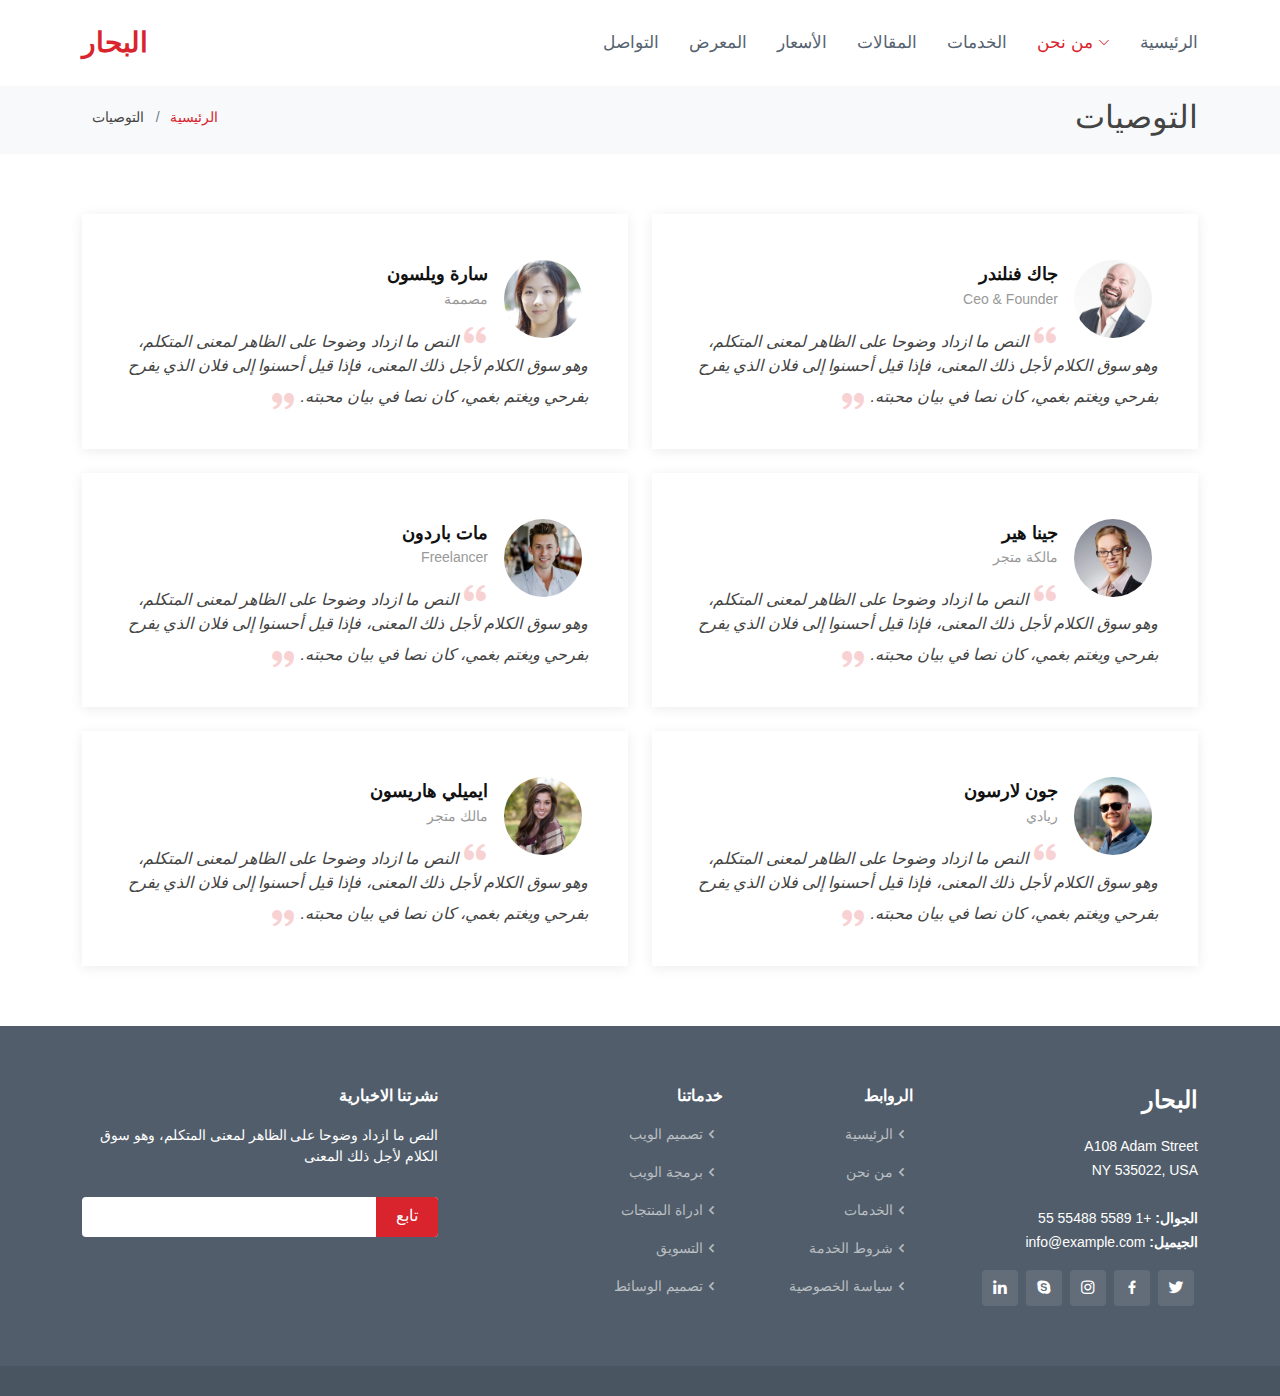
<file: testimonials.html>
<!DOCTYPE html>
<html lang="en">

<head>
  <meta charset="utf-8">
  <meta content="width=device-width, initial-scale=1.0" name="viewport">

  <title>Testimonials - Sailor Bootstrap Template</title>
  <meta content="" name="description">
  <meta content="" name="keywords">

  <!-- Favicons -->
  <link href="assets/img/favicon.png" rel="icon">
  <link href="assets/img/apple-touch-icon.png" rel="apple-touch-icon">

  <!-- Google Fonts -->
  <link href="https://fonts.googleapis.com/css?family=Open+Sans:300,300i,400,400i,600,600i,700,700i|Raleway:300,300i,400,400i,500,500i,600,600i,700,700i|Poppins:300,300i,400,400i,500,500i,600,600i,700,700i" rel="stylesheet">

  <!-- Vendor CSS Files -->
  <link href="assets/vendor/animate.css/animate.min.css" rel="stylesheet">
  <link href="assets/vendor/bootstrap/css/bootstrap.min.css" rel="stylesheet">
  <link href="assets/vendor/bootstrap-icons/bootstrap-icons.css" rel="stylesheet">
  <link href="assets/vendor/boxicons/css/boxicons.min.css" rel="stylesheet">
  <link href="assets/vendor/glightbox/css/glightbox.min.css" rel="stylesheet">
  <link href="assets/vendor/remixicon/remixicon.css" rel="stylesheet">
  <link href="assets/vendor/swiper/swiper-bundle.min.css" rel="stylesheet">

  <!-- Template Main CSS File -->
  <link href="assets/css/style.css" rel="stylesheet">

  <!-- =======================================================
  * Template Name: Sailor - v4.3.0
  * Template URL: https://bootstrapmade.com/sailor-free-bootstrap-theme/
  * Author: BootstrapMade.com
  * License: https://bootstrapmade.com/license/
  ======================================================== -->
</head>

<body>

  <!-- ======= Header ======= -->
  <header id="header" class="fixed-top d-flex align-items-center" dir="ltr">
    <div class="container d-flex align-items-center">

      <h1 class="logo me-auto"><a href="index.html">البحار</a></h1>
      <!-- Uncomment below if you prefer to use an image logo -->
      <!-- <a href="index.html" class="logo me-auto"><img src="assets/img/logo.png" alt="" class="img-fluid"></a>-->

      <nav id="navbar" class="navbar">
        <ul>
          <li><a href="contact.html">التواصل</a></li>
          <li><a href="portfolio.html">المعرض</a></li>
          <li><a href="pricing.html">الأسعار</a></li>
          <li><a href="blog.html">المقالات</a></li>
          <li><a href="services.html">الخدمات</a></li>

          <li class="dropdown"><a href="#" class="active"><span>من نحن</span> <i class="bi bi-chevron-down"></i></a>
            <ul>
              <li><a href="about.html">من نحن</a></li>
              <li><a href="team.html">الفريق</a></li>
              <li><a href="testimonials.html" class="active">التوصيات</a></li>

              <li class="dropdown"><a href="#"><i class="bi bi-chevron-left"></i><span>Deep Drop Down</span></a>
                <ul>
                  <li><a href="#">Deep Drop Down 1</a></li>
                  <li><a href="#">Deep Drop Down 2</a></li>
                  <li><a href="#">Deep Drop Down 3</a></li>
                  <li><a href="#">Deep Drop Down 4</a></li>
                  <li><a href="#">Deep Drop Down 5</a></li>
                </ul>
              </li>
            </ul>
          </li>

          <li><a href="index.html">الرئيسية</a></li>
        </ul>
        <i class="bi bi-list mobile-nav-toggle"></i>
      </nav><!-- .navbar -->

    </div>
  </header><!-- End Header -->

  <main id="main">

    <!-- ======= Breadcrumbs ======= -->
    <section id="breadcrumbs" class="breadcrumbs">
      <div class="container">

        <div class="d-flex justify-content-between align-items-center">
          <h2>التوصيات</h2>
          <ol>
            <li><a href="index.html">الرئيسية</a></li>
            <li> &nbsp; التوصيات</li>
          </ol>
        </div>

      </div>
    </section><!-- End Breadcrumbs -->

    <!-- ======= Testimonials Section ======= -->
    <section id="testimonials" class="testimonials">
      <div class="container">

        <div class="row">

          <div class="col-lg-6">
            <div class="testimonial-item">
              <img src="assets/img/testimonials/testimonials-1.jpg" class="testimonial-img" alt="">
              <h3>جاك فنلندر</h3>
              <h4>Ceo &amp; Founder</h4>
              <p>
                <i class="bx bxs-quote-alt-left quote-icon-left"></i>
                النص ما ازداد وضوحا على الظاهر لمعنى المتكلم، وهو سوق الكلام لأجل ذلك المعنى، فإذا قيل أحسنوا إلى فلان الذي يفرح بفرحي ويغتم بغمي، كان نصا في بيان محبته.
                <i class="bx bxs-quote-alt-right quote-icon-right"></i>
              </p>
            </div>
          </div>

          <div class="col-lg-6">
            <div class="testimonial-item mt-4 mt-lg-0">
              <img src="assets/img/testimonials/testimonials-2.jpg" class="testimonial-img" alt="">
              <h3>سارة ويلسون</h3>
              <h4>مصممة</h4>
              <p>
                <i class="bx bxs-quote-alt-left quote-icon-left"></i>
                النص ما ازداد وضوحا على الظاهر لمعنى المتكلم، وهو سوق الكلام لأجل ذلك المعنى، فإذا قيل أحسنوا إلى فلان الذي يفرح بفرحي ويغتم بغمي، كان نصا في بيان محبته.
                <i class="bx bxs-quote-alt-right quote-icon-right"></i>
              </p>
            </div>
          </div>

          <div class="col-lg-6">
            <div class="testimonial-item mt-4">
              <img src="assets/img/testimonials/testimonials-3.jpg" class="testimonial-img" alt="">
              <h3>جينا هير</h3>
              <h4>مالكة متجر</h4>
              <p>
                <i class="bx bxs-quote-alt-left quote-icon-left"></i>
                النص ما ازداد وضوحا على الظاهر لمعنى المتكلم، وهو سوق الكلام لأجل ذلك المعنى، فإذا قيل أحسنوا إلى فلان الذي يفرح بفرحي ويغتم بغمي، كان نصا في بيان محبته.
                <i class="bx bxs-quote-alt-right quote-icon-right"></i>
              </p>
            </div>
          </div>

          <div class="col-lg-6">
            <div class="testimonial-item mt-4">
              <img src="assets/img/testimonials/testimonials-4.jpg" class="testimonial-img" alt="">
              <h3>مات باردون</h3>
              <h4>Freelancer</h4>
              <p>
                <i class="bx bxs-quote-alt-left quote-icon-left"></i>
                النص ما ازداد وضوحا على الظاهر لمعنى المتكلم، وهو سوق الكلام لأجل ذلك المعنى، فإذا قيل أحسنوا إلى فلان الذي يفرح بفرحي ويغتم بغمي، كان نصا في بيان محبته.
                <i class="bx bxs-quote-alt-right quote-icon-right"></i>
              </p>
            </div>
          </div>

          <div class="col-lg-6">
            <div class="testimonial-item mt-4">
              <img src="assets/img/testimonials/testimonials-5.jpg" class="testimonial-img" alt="">
              <h3>جون لارسون</h3>
              <h4>ريادي</h4>
              <p>
                <i class="bx bxs-quote-alt-left quote-icon-left"></i>
                النص ما ازداد وضوحا على الظاهر لمعنى المتكلم، وهو سوق الكلام لأجل ذلك المعنى، فإذا قيل أحسنوا إلى فلان الذي يفرح بفرحي ويغتم بغمي، كان نصا في بيان محبته.
                <i class="bx bxs-quote-alt-right quote-icon-right"></i>
              </p>
            </div>
          </div>

          <div class="col-lg-6">
            <div class="testimonial-item mt-4">
              <img src="assets/img/testimonials/testimonials-6.jpg" class="testimonial-img" alt="">
              <h3>ايميلي هاريسون</h3>
              <h4>مالك متجر</h4>
              <p>
                <i class="bx bxs-quote-alt-left quote-icon-left"></i>
                النص ما ازداد وضوحا على الظاهر لمعنى المتكلم، وهو سوق الكلام لأجل ذلك المعنى، فإذا قيل أحسنوا إلى فلان الذي يفرح بفرحي ويغتم بغمي، كان نصا في بيان محبته.
                <i class="bx bxs-quote-alt-right quote-icon-right"></i>
              </p>
            </div>
          </div>

        </div>

      </div>
    </section><!-- End Testimonials Section -->

  </main><!-- End #main -->

  <!-- ======= Footer ======= -->
  <footer id="footer">
    <div class="footer-top">
      <div class="container">
        <div class="row">

          <div class="col-lg-3 col-md-6">
            <div class="footer-info">
              <h3>البحار</h3>
              <p>
                A108 Adam Street <br>
                NY 535022, USA<br><br>
                <strong> الجوال: </strong> +1 5589 55488 55<br>
                <strong> الجيميل: </strong> info@example.com<br>
              </p>
              <div class="social-links mt-3">
                <a href="#" class="twitter"><i class="bx bxl-twitter"></i></a>
                <a href="#" class="facebook"><i class="bx bxl-facebook"></i></a>
                <a href="#" class="instagram"><i class="bx bxl-instagram"></i></a>
                <a href="#" class="google-plus"><i class="bx bxl-skype"></i></a>
                <a href="#" class="linkedin"><i class="bx bxl-linkedin"></i></a>
              </div>
            </div>
          </div>

          <div class="col-lg-2 col-md-6 footer-links">
            <h4>الروابط</h4>
            <ul>
              <li><i class="bx bx-chevron-left"></i> <a href="#">الرئيسية</a></li>
              <li><i class="bx bx-chevron-left"></i> <a href="#">من نحن</a></li>
              <li><i class="bx bx-chevron-left"></i> <a href="#">الخدمات</a></li>
              <li><i class="bx bx-chevron-left"></i> <a href="#">شروط الخدمة</a></li>
              <li><i class="bx bx-chevron-left"></i> <a href="#">سياسة الخصوصية</a></li>
            </ul>
          </div>

          <div class="col-lg-3 col-md-6 footer-links">
            <h4>خدماتنا</h4>
            <ul>
              <li><i class="bx bx-chevron-left"></i> <a href="#">تصميم الويب</a></li>
              <li><i class="bx bx-chevron-left"></i> <a href="#">برمجة الويب</a></li>
              <li><i class="bx bx-chevron-left"></i> <a href="#">ادراة المنتجات</a></li>
              <li><i class="bx bx-chevron-left"></i> <a href="#">التسويق</a></li>
              <li><i class="bx bx-chevron-left"></i> <a href="#">تصميم الوسائط</a></li>
            </ul>
          </div>

          <div class="col-lg-4 col-md-6 footer-newsletter">
            <h4>نشرتنا الاخبارية</h4>
            <p>النص ما ازداد وضوحا على الظاهر لمعنى المتكلم، وهو سوق الكلام لأجل ذلك المعنى</p>
            <form action="" method="post">
              <input type="submit" value="تابع">
              <input type="email" name="email">
            </form>

          </div>

        </div>
      </div>
    </div>

  </footer><!-- End Footer -->


  <a href="#" class="back-to-top d-flex align-items-center justify-content-center"><i class="bi bi-arrow-up-short"></i></a>

  <!-- Vendor JS Files -->
  <script src="assets/vendor/bootstrap/js/bootstrap.bundle.min.js"></script>
  <script src="assets/vendor/glightbox/js/glightbox.min.js"></script>
  <script src="assets/vendor/isotope-layout/isotope.pkgd.min.js"></script>
  <script src="assets/vendor/php-email-form/validate.js"></script>
  <script src="assets/vendor/swiper/swiper-bundle.min.js"></script>
  <script src="assets/vendor/waypoints/noframework.waypoints.js"></script>

  <!-- Template Main JS File -->
  <script src="assets/js/main.js"></script>

</body>

</html>
</file>
<file: assets/css/style.css>
/**
* Template Name: Sailor - v4.3.0
* Template URL: https://bootstrapmade.com/sailor-free-bootstrap-theme/
* Author: BootstrapMade.com
* License: https://bootstrapmade.com/license/
*/

/*--------------------------------------------------------------
# General
--------------------------------------------------------------*/
body {
  font-family: 'Tajawal', sans-serif;
  color: #444444;
  direction: rtl;
}

a {
  text-decoration: none;
  color: #d9232d;
}

a:hover {
  color: #e24d55;
  text-decoration: none;
}

h1, h2, h3, h4, h5, h6 {
  font-family: 'Tajawal', sans-serif;
}

/*--------------------------------------------------------------
# Back to top button
--------------------------------------------------------------*/
.back-to-top {
  position: fixed;
  visibility: hidden;
  opacity: 0;
  right: 15px;
  bottom: 15px;
  z-index: 996;
  background: #d9232d;
  width: 40px;
  height: 40px;
  border-radius: 4px;
  transition: all 0.4s;
}

.back-to-top i {
  font-size: 28px;
  color: #fff;
  line-height: 0;
}

.back-to-top:hover {
  background: #e1444d;
  color: #fff;
}

.back-to-top.active {
  visibility: visible;
  opacity: 1;
}

/*--------------------------------------------------------------
# Header
--------------------------------------------------------------*/
#header {
  background: white;
  transition: all 0.5s;
  z-index: 997;
  padding: 20px 0;
}

#header.header-scrolled {
  box-shadow: 0px 2px 15px rgba(0, 0, 0, 0.1);
  padding: 12px 0;
}

#header.header-inner-pages {
  box-shadow: 0px 2px 15px rgba(0, 0, 0, 0.1);
}

#header .logo {
  font-size: 28px;
  margin: 0;
  padding: 0;
  line-height: 1;
  font-weight: 700;
  text-transform: uppercase;
}

#header .logo a {
  color: #d9232d;
}

#header .logo img {
  max-height: 40px;
}

/*--------------------------------------------------------------
# Navigation Menu
--------------------------------------------------------------*/
/**
* Desktop Navigation 
*/
.navbar {
  padding: 0;
}

.navbar ul {
  margin: 0;
  padding: 0;
  display: flex;
  list-style: none;
  align-items: center;
}

.navbar li {
  position: relative;
}

.navbar a, .navbar a:focus {
  display: flex;
  align-items: center;
  justify-content: space-between;
  padding: 10px 0 10px 30px;
  font-size: 17px;
  font-weight: 500;
  color: #556270;
  white-space: nowrap;
  transition: 0.3s;
}

.navbar a i, .navbar a:focus i {
  font-size: 12px;
  line-height: 0;
  margin-left: 5px;
}

.navbar a:hover, .navbar .active, .navbar .active:focus, .navbar li:hover > a {
  color: #d9232d;
}

.navbar .getstarted {
  background: #d9232d;
  padding: 8px 25px;
  margin-left: 30px;
  border-radius: 4px;
  font-weight: 400;
  color: #fff;
}

.navbar .getstarted:hover {
  color: #fff;
  background: #e1444d;
}

.navbar .dropdown ul {
  display: block;
  position: absolute;
  left: 14px;
  top: calc(100% + 30px);
  margin: 0;
  padding: 10px 0;
  z-index: 99;
  opacity: 0;
  visibility: hidden;
  background: #fff;
  box-shadow: 0px 0px 30px rgba(127, 137, 161, 0.25);
  transition: 0.3s;
}

.navbar .dropdown ul li {
  min-width: 200px;
}

.navbar .dropdown ul a {
  padding: 10px 20px;
  font-size: 15px;
  text-transform: none;
  font-weight: 400;
  justify-content: flex-end;
}

.navbar .dropdown ul a i {
  font-size: 12px;
  margin-right: 5px;
}

.navbar .dropdown ul a:hover, .navbar .dropdown ul .active:hover, .navbar .dropdown ul li:hover > a {
  color: #d9232d;
}

.navbar .dropdown:hover > ul {
  opacity: 1;
  top: 100%;
  visibility: visible;
}

.navbar .dropdown .dropdown ul {
  top: 0;
  left: calc(100% - 30px);
  visibility: hidden;
}

.navbar .dropdown .dropdown:hover > ul {
  opacity: 1;
  top: 0;
  left: 100%;
  visibility: visible;
}

@media (max-width: 1366px) {
  .navbar .dropdown .dropdown ul {
    left: -90%;
  }
  .navbar .dropdown .dropdown:hover > ul {
    left: -100%;
  }
}

/**
* Mobile Navigation 
*/
.mobile-nav-toggle {
  color: #556270;
  font-size: 28px;
  cursor: pointer;
  display: none;
  line-height: 0;
  transition: 0.5s;
}

.mobile-nav-toggle.bi-x {
  color: #fff;
}

@media (max-width: 991px) {
  .mobile-nav-toggle {
    display: block;
  }
  .navbar ul {
    display: none;
  }
}

.navbar-mobile {
  position: fixed;
  overflow: hidden;
  top: 0;
  right: 0;
  left: 0;
  bottom: 0;
  background: rgba(63, 73, 83, 0.9);
  transition: 0.3s;
  z-index: 999;
}

.navbar-mobile .mobile-nav-toggle {
  position: absolute;
  top: 15px;
  right: 15px;
}

.navbar-mobile ul {
  display: block;
  position: absolute;
  top: 55px;
  right: 15px;
  bottom: 15px;
  left: 15px;
  padding: 10px 0;
  background-color: #fff;
  overflow-y: auto;
  transition: 0.3s;
}

.navbar-mobile a {
  padding: 10px 20px;
  font-size: 15px;
  color: #556270;
}

.navbar-mobile a:hover, .navbar-mobile .active, .navbar-mobile li:hover > a {
  color: #d9232d;
}

.navbar-mobile .getstarted {
  margin: 15px;
}

.navbar-mobile .dropdown ul {
  position: static;
  display: none;
  margin: 10px 20px;
  padding: 10px 0;
  z-index: 99;
  opacity: 1;
  visibility: visible;
  background: #fff;
  box-shadow: 0px 0px 30px rgba(127, 137, 161, 0.25);
}

.navbar-mobile .dropdown ul li {
  min-width: 200px;
}

.navbar-mobile .dropdown ul a {
  padding: 10px 20px;
}

.navbar-mobile .dropdown ul a i {
  font-size: 12px;
}

.navbar-mobile .dropdown ul a:hover, .navbar-mobile .dropdown ul .active:hover, .navbar-mobile .dropdown ul li:hover > a {
  color: #d9232d;
}

.navbar-mobile .dropdown > .dropdown-active {
  display: block;
}

/*--------------------------------------------------------------
# Hero Section
--------------------------------------------------------------*/
#hero {
  width: 100%;
  height: 100vh;
  background-color: rgba(63, 73, 83, 0.8);
  overflow: hidden;
  position: relative;
}

#hero .carousel, #hero .carousel-inner, #hero .carousel-item, #hero .carousel-item::before {
  position: absolute;
  top: 0;
  right: 0;
  left: 0;
  bottom: 0;
}

#hero .carousel-item {
  background-size: cover;
  background-position: center;
  background-repeat: no-repeat;
}

#hero .carousel-item::before {
  content: '';
  background-color: rgba(30, 35, 40, 0.6);
}

#hero .carousel-container {
  display: flex;
  justify-content: center;
  align-items: center;
  position: absolute;
  bottom: 0;
  top: 70px;
  left: 50px;
  right: 50px;
}

#hero .container {
  text-align: center;
}

#hero h2 {
  color: #fff;
  margin-bottom: 20px;
  font-size: 48px;
  font-weight: 700;
}

#hero p {
  -webkit-animation-delay: 0.4s;
  animation-delay: 0.4s;
  margin: 0 auto 30px auto;
  color: #fff;
}

#hero .carousel-inner .carousel-item {
  transition-property: opacity;
  background-position: center top;
}

#hero .carousel-inner .carousel-item,
#hero .carousel-inner .active.carousel-item-start,
#hero .carousel-inner .active.carousel-item-end {
  opacity: 0;
}

#hero .carousel-inner .active,
#hero .carousel-inner .carousel-item-next.carousel-item-start,
#hero .carousel-inner .carousel-item-prev.carousel-item-end {
  opacity: 1;
  transition: 0.5s;
}

#hero .carousel-inner .carousel-item-next,
#hero .carousel-inner .carousel-item-prev,
#hero .carousel-inner .active.carousel-item-start,
#hero .carousel-inner .active.carousel-item-end {
  left: 0;
  transform: translate3d(0, 0, 0);
}

#hero .carousel-control-next-icon, #hero .carousel-control-prev-icon {
  background: none;
  font-size: 30px;
  line-height: 0;
  width: auto;
  height: auto;
  background: rgba(255, 255, 255, 0.2);
  border-radius: 50px;
  transition: 0.3s;
  color: rgba(255, 255, 255, 0.5);
  width: 54px;
  height: 54px;
  display: flex;
  align-items: center;
  justify-content: center;
}

#hero .carousel-control-next-icon:hover, #hero .carousel-control-prev-icon:hover {
  background: rgba(255, 255, 255, 0.3);
  color: rgba(255, 255, 255, 0.8);
}

#hero .carousel-indicators li {
  cursor: pointer;
  background: #fff;
  overflow: hidden;
  border: 0;
  width: 12px;
  height: 12px;
  border-radius: 50px;
  opacity: .6;
  transition: 0.3s;
}

#hero .carousel-indicators li.active {
  opacity: 1;
  background: #d9232d;
}

#hero .btn-get-started {
  font-weight: 500;
  font-size: 16px;
  letter-spacing: 1px;
  display: inline-block;
  padding: 14px 32px;
  border-radius: 4px;
  transition: 0.5s;
  line-height: 1;
  color: #fff;
  -webkit-animation-delay: 0.8s;
  animation-delay: 0.8s;
  background: #d9232d;
}

#hero .btn-get-started:hover {
  background: #df3740;
}

@media (max-width: 992px) {
  #hero {
    height: 100vh;
  }
  #hero .carousel-container {
    top: 8px;
  }
}

@media (max-width: 768px) {
  #hero h2 {
    font-size: 28px;
  }
}

@media (min-width: 1024px) {
  #hero .carousel-control-prev, #hero .carousel-control-next {
    width: 5%;
  }
}

@media (max-height: 500px) {
  #hero {
    height: 120vh;
  }
}

/*--------------------------------------------------------------
# Sections General
--------------------------------------------------------------*/
section {
  padding: 60px 0;
  overflow: hidden;
}

.section-bg, .services .icon-box {
  background-color: #f8f9fa;
}

.section-title {
  padding-bottom: 40px;
}

.section-title h2 {
  font-size: 14px;
  font-weight: 500;
  padding: 0;
  line-height: 1px;
  margin: 0 0 5px 0;
  letter-spacing: 2px;
  text-transform: uppercase;
  color: #aaaaaa;
}

.section-title h2::after {
  content: "";
  width: 120px;
  height: 1px;
  display: inline-block;
  background: #e6636a;
  margin: 4px 10px;
}

.section-title p {
  margin: 0;
  margin: 0;
  font-size: 36px;
  font-weight: 700;
  text-transform: uppercase;
  color: #556270;
}

/*--------------------------------------------------------------
# Breadcrumbs
--------------------------------------------------------------*/
.breadcrumbs {
  padding: 18px 0;
  background: #f8f9fa;
  min-height: 40px;
  margin-top: 80px;
}

.breadcrumbs h2 {
  font-size: 32px;
  font-weight: 300;
  margin: 0;
}

.breadcrumbs ol {
  display: flex;
  flex-wrap: wrap;
  list-style: none;
  padding: 0;
  margin: 0;
  font-size: 14px;
}

.breadcrumbs ol li + li {
  padding-left: 10px;
}

.breadcrumbs ol li + li::before {
  display: inline-block;
  padding-right: 10px;
  color: #6b7b8d;
  content: "/";
}

@media (max-width: 992px) {
  .breadcrumbs {
    margin-top: 58px;
  }
  .breadcrumbs .d-flex {
    display: block !important;
  }
  .breadcrumbs h2 {
    margin-bottom: 10px;
  }
  .breadcrumbs ol {
    display: block;
  }
  .breadcrumbs ol li {
    display: inline-block;
  }
}

/*--------------------------------------------------------------
# About
--------------------------------------------------------------*/
.about .content h2 {
  font-weight: 700;
  font-size: 48px;
  line-height: 60px;
  margin-bottom: 20px;
  text-transform: uppercase;
}

.about .content h3 {
  font-weight: 500;
  line-height: 32px;
  font-size: 24px;
}

.about .content ul {
  list-style: none;
  padding: 0;
}

.about .content ul li {
  padding: 10px 28px 0 0;
  position: relative;
}

.about .content ul i {
  right: 0;
  top: 7px;
  position: absolute;
  font-size: 20px;
  color: #d9232d;
}

.about .content p:last-child {
  margin-bottom: 0;
}

/*--------------------------------------------------------------
# Clients
--------------------------------------------------------------*/
.clients {
  padding: 15px 0;
  text-align: center;
}

.clients img {
  max-width: 45%;
  transition: all 0.4s ease-in-out;
  display: inline-block;
  padding: 15px 0;
  filter: grayscale(100);
}

.clients img:hover {
  filter: none;
  transform: scale(1.15);
}

@media (max-width: 768px) {
  .clients img {
    max-width: 40%;
  }
}

/*--------------------------------------------------------------
# Services
--------------------------------------------------------------*/
.services .icon-box {
  margin-bottom: 20px;
  padding: 30px;
  border-radius: 6px;
  display: flex;
  justify-content: space-between;
  align-items: flex-start;
}

.services .icon-box > div{
  width: 88%;
  padding-top: 10px;
}

.services .icon-box i {
  color: #d9232d;
  font-size: 40px;
  margin-left: 15px;
}

.services .icon-box h4 {
  font-weight: 700;
  margin-bottom: 15px;
  font-size: 18px;
}

.services .icon-box h4 a {
  color: #556270;
  transition: 0.3s;
}

.services .icon-box p {
  margin-left: 40px;
  line-height: 24px;
  font-size: 14px;
}

.services .icon-box:hover h4 a {
  color: #d9232d;
}

/*--------------------------------------------------------------
# Portfolio
--------------------------------------------------------------*/
.portfolio .portfolio-item {
  margin-bottom: 30px;
}

.portfolio #portfolio-flters {
  padding: 0;
  margin: 0 auto 20px auto;
  list-style: none;
  text-align: center;
}

.portfolio #portfolio-flters li {
  cursor: pointer;
  display: inline-block;
  padding: 8px 15px 10px 15px;
  font-size: 14px;
  font-weight: 600;
  line-height: 1;
  text-transform: uppercase;
  color: #444444;
  margin-bottom: 5px;
  transition: all 0.3s ease-in-out;
  border-radius: 3px;
}

.portfolio #portfolio-flters li:hover, .portfolio #portfolio-flters li.filter-active {
  color: #fff;
  background: #d9232d;
}

.portfolio #portfolio-flters li:last-child {
  margin-right: 0;
}

.portfolio .portfolio-wrap {
  transition: 0.3s;
  position: relative;
  overflow: hidden;
  z-index: 1;
  background: rgba(85, 98, 112, 0.6);
}

.portfolio .portfolio-wrap::before {
  content: "";
  background: rgba(85, 98, 112, 0.6);
  position: absolute;
  left: 0;
  right: 0;
  top: 0;
  bottom: 0;
  transition: all ease-in-out 0.3s;
  z-index: 2;
  opacity: 0;
}

.portfolio .portfolio-wrap img {
  transition: all ease-in-out 0.3s;
}

.portfolio .portfolio-wrap .portfolio-info {
  opacity: 0;
  position: absolute;
  top: 0;
  left: 0;
  right: 0;
  bottom: 0;
  z-index: 3;
  transition: all ease-in-out 0.3s;
  display: flex;
  flex-direction: column;
  justify-content: flex-end;
  align-items: flex-start;
  padding: 20px;
}

.portfolio .portfolio-wrap .portfolio-info h4 {
  font-size: 20px;
  color: #fff;
  font-weight: 600;
}

.portfolio .portfolio-wrap .portfolio-info p {
  color: rgba(255, 255, 255, 0.7);
  font-size: 14px;
  text-transform: uppercase;
  padding: 0;
  margin: 0;
  font-style: italic;
}

.portfolio .portfolio-wrap .portfolio-links {
  text-align: center;
  z-index: 4;
}

.portfolio .portfolio-wrap .portfolio-links a {
  color: rgba(255, 255, 255, 0.6);
  margin: 0 5px 0 0;
  font-size: 28px;
  display: inline-block;
  transition: 0.3s;
}

.portfolio .portfolio-wrap .portfolio-links a:hover {
  color: white;
}

.portfolio .portfolio-wrap:hover::before {
  opacity: 1;
}

.portfolio .portfolio-wrap:hover img {
  transform: scale(1.2);
}

.portfolio .portfolio-wrap:hover .portfolio-info {
  opacity: 1;
}

/*--------------------------------------------------------------
# Portfolio Details
--------------------------------------------------------------*/
.portfolio-details {
  padding-top: 40px;
}

.portfolio-details .portfolio-details-slider img {
  width: 100%;
}

.portfolio-details .portfolio-details-slider .swiper-pagination {
  margin-top: 20px;
  position: relative;
}

.portfolio-details .portfolio-details-slider .swiper-pagination .swiper-pagination-bullet {
  width: 12px;
  height: 12px;
  background-color: #fff;
  opacity: 1;
  border: 1px solid #d9232d;
}

.portfolio-details .portfolio-details-slider .swiper-pagination .swiper-pagination-bullet-active {
  background-color: #d9232d;
}

.portfolio-details .portfolio-info {
  padding: 30px;
  box-shadow: 0px 0 30px rgba(85, 98, 112, 0.08);
}

.portfolio-details .portfolio-info h3 {
  font-size: 22px;
  font-weight: 700;
  margin-bottom: 20px;
  padding-bottom: 20px;
  border-bottom: 1px solid #eee;
}

.portfolio-details .portfolio-info ul {
  list-style: none;
  padding: 0;
  font-size: 15px;
}

.portfolio-details .portfolio-info ul li + li {
  margin-top: 10px;
}

.portfolio-details .portfolio-description {
  padding-top: 30px;
}

.portfolio-details .portfolio-description h2 {
  font-size: 26px;
  font-weight: 700;
  margin-bottom: 20px;
}

.portfolio-details .portfolio-description p {
  padding: 0;
}

/*--------------------------------------------------------------
# Our Team
--------------------------------------------------------------*/
.team .member {
  position: relative;
  box-shadow: 0px 2px 15px rgba(85, 98, 112, 0.08);
  padding: 30px;
  border-radius: 4px;
  background: white;
}

.team .member .pic {
  overflow: hidden;
  width: 140px;
  border-radius: 4px;
}

.team .member .pic img {
  transition: ease-in-out 0.3s;
}

.team .member:hover img {
  transform: scale(1.1);
}

.team .member .member-info {
  padding-right: 30px;
}

.team .member h4 {
  font-weight: 700;
  margin-bottom: 5px;
  font-size: 20px;
  color: #556270;
}

.team .member span {
  display: block;
  font-size: 15px;
  padding-bottom: 10px;
  position: relative;
  font-weight: 500;
}

.team .member span::after {
  content: '';
  position: absolute;
  display: block;
  width: 50px;
  height: 1px;
  background: #dee2e6;
  bottom: 0;
  right: 0;
}

.team .member p {
  margin: 10px 0 0 0;
  font-size: 14px;
}

.team .member .social {
  margin-top: 12px;
  display: flex;
  align-items: center;
  justify-content: flex-start;
}

.team .member .social a {
  transition: ease-in-out 0.3s;
  display: flex;
  align-items: center;
  justify-content: center;
  border-radius: 4px;
  width: 32px;
  height: 32px;
  background: #8795a4;
}

.team .member .social a i {
  color: #fff;
  font-size: 16px;
  margin: 0 2px;
}

.team .member .social a:hover {
  background: #d9232d;
}

.team .member .social a:not(:last-of-type){
  margin-left: 8px;
}

/*--------------------------------------------------------------
# Our Skills
--------------------------------------------------------------*/
.skills .progress {
  height: 60px;
  display: block;
  background: none;
  border-radius: 0;
}

.skills .progress .skill {
  padding: 10px 0;
  margin: 0;
  text-transform: uppercase;
  display: block;
  font-weight: 600;
  color: #556270;
  font-size: 16px;
}

.skills .progress .skill .val {
  float: left;
  font-style: normal;
}

.skills .progress-bar-wrap {
  background: #edeff1;
}

.skills .progress-bar {
  width: 1px;
  height: 10px;
  transition: .9s;
  background-color: #6b7b8d;
}

/*--------------------------------------------------------------
# Features
--------------------------------------------------------------*/
.features {
  overflow: hidden;
}

.features .nav-tabs {
  border: 0;
}

.features .nav-link {
  border: 0;
  padding: 12px 15px 12px 0;
  transition: 0.3s;
  color: #556270;
  border-radius: 0;
  border-left: 2px solid white;
  font-weight: 600;
  font-size: 15px;
}

.features .nav-link:hover {
  color: #d9232d;
}

.features .nav-link.active {
  color: #d9232d;
  border-color: #d9232d;
}

.features .tab-pane.active {
  -webkit-animation: fadeIn 0.5s ease-out;
  animation: fadeIn 0.5s ease-out;
}

.features .details h3 {
  font-size: 26px;
  font-weight: 600;
  margin-bottom: 20px;
  color: #556270;
}

.features .details p {
  color: #777777;
}

.features .details p:last-child {
  margin-bottom: 0;
}

@media (max-width: 992px) {
  .features .nav-link {
    border: 0;
    padding: 15px;
  }
  .features .nav-link.active {
    color: #fff;
    background: #d9232d;
  }
}

/*--------------------------------------------------------------
# Pricing
--------------------------------------------------------------*/
.pricing .box {
  padding: 20px;
  background: #fff;
  text-align: center;
  box-shadow: 0px 0px 4px rgba(0, 0, 0, 0.12);
  border-radius: 5px;
  position: relative;
  overflow: hidden;
}

.pricing h3 {
  font-weight: 400;
  margin: -20px -20px 20px -20px;
  padding: 20px 15px;
  font-size: 16px;
  font-weight: 600;
  color: #777777;
  background: #f8f8f8;
}

.pricing h4 {
  font-size: 36px;
  color: #d9232d;
  font-weight: 600;
  margin-bottom: 20px;
}

.pricing h4 sup {
  font-size: 20px;
  top: -15px;
  left: -3px;
}

.pricing h4 span {
  color: #bababa;
  font-size: 16px;
  font-weight: 300;
}

.pricing ul {
  padding: 0;
  list-style: none;
  color: #444444;
  text-align: center;
  line-height: 20px;
  font-size: 14px;
}

.pricing ul li {
  padding-bottom: 16px;
}

.pricing ul i {
  color: #d9232d;
  font-size: 18px;
  padding-right: 4px;
}

.pricing ul .na {
  color: #ccc;
  text-decoration: line-through;
}

.pricing .btn-wrap {
  margin: 20px -20px -20px -20px;
  padding: 20px 15px;
  background: #f8f8f8;
  text-align: center;
}

.pricing .btn-buy {
  background: #d9232d;
  display: inline-block;
  padding: 8px 35px 9px 35px;
  border-radius: 4px;
  color: #fff;
  transition: none;
  font-size: 14px;
  font-weight: 400;
  font-weight: 600;
  transition: 0.3s;
}

.pricing .btn-buy:hover {
  background: #e1444d;
}

.pricing .featured h3 {
  color: #fff;
  background: #d9232d;
}

.pricing .advanced {
  width: 200px;
  position: absolute;
  top: 18px;
  right: -68px;
  transform: rotate(45deg);
  z-index: 1;
  font-size: 14px;
  padding: 1px 0 3px 0;
  background: #d9232d;
  color: #fff;
}

/*--------------------------------------------------------------
# Frequently Asked Questions
--------------------------------------------------------------*/
.faq .faq-item {
  margin: 20px 0;
  padding: 20px 0;
  border-bottom: 1px solid white;
}

.faq .faq-item i {
  color: #dee2e6;
  font-size: 20px;
  float: left;
  line-height: 0;
  padding: 13px 0 0 0;
  margin: 0;
}

.faq .faq-item h4 {
  font-size: 16px;
  line-height: 26px;
  font-weight: 500;
  margin: 0 0 10px 28px;
}

.faq .faq-item p {
  font-size: 15px;
}

/*--------------------------------------------------------------
# Testimonials
--------------------------------------------------------------*/
.testimonials .testimonial-item {
  box-sizing: content-box;
  padding: 40px;
  box-shadow: 0px 2px 12px rgba(0, 0, 0, 0.08);
  position: relative;
  background: #fff;
}

.testimonials .testimonial-item .testimonial-img {
  width: 90px;
  border-radius: 50px;
  border: 6px solid #fff;
  float: right;
  margin: 0 0 0 10px;
}

.testimonials .testimonial-item h3 {
  font-size: 18px;
  font-weight: bold;
  margin: 10px 0 5px 0;
  color: #111;
}

.testimonials .testimonial-item h4 {
  font-size: 14px;
  color: #999;
  margin: 0;
}

.testimonials .testimonial-item .quote-icon-left, .testimonials .testimonial-item .quote-icon-right {
  color: #f8d1d3;
  font-size: 26px;
}

.testimonials .testimonial-item .quote-icon-left {
  display: inline-block;
  position: relative;
}

.testimonials .testimonial-item .quote-icon-right {
  display: inline-block;
  right: 0px;
  position: relative;
  top: 10px;
}

.testimonials .testimonial-item p {
  font-style: italic;
  margin: 15px 0 0 0;
  padding: 0;
}

/*--------------------------------------------------------------
# Contact
--------------------------------------------------------------*/
.contact .info {
  width: 100%;
  background: #fff;
}

.contact .info i {
  font-size: 20px;
  color: #556270;
  float: left;
  width: 44px;
  height: 44px;
  background: #edeff1;
  display: flex;
  justify-content: center;
  align-items: center;
  border-radius: 50px;
  transition: all 0.3s ease-in-out;
}

.contact .info h4 {
  padding: 0 0 0 60px;
  font-size: 22px;
  font-weight: 600;
  margin-bottom: 5px;
  color: #556270;
}

.contact .info p {
  padding: 0 0 0 60px;
  margin-bottom: 0;
  font-size: 14px;
  color: #8795a4;
}

.contact .info .email, .contact .info .phone {
  margin-top: 40px;
}

.contact .info .email:hover i, .contact .info .address:hover i, .contact .info .phone:hover i {
  background: #556270;
  color: #fff;
}

.contact .php-email-form {
  width: 100%;
  background: #fff;
}

.contact .php-email-form .form-group {
  padding-bottom: 8px;
}

.contact .php-email-form .error-message {
  display: none;
  color: #fff;
  background: #ed3c0d;
  text-align: left;
  padding: 15px;
  font-weight: 600;
}

.contact .php-email-form .error-message br + br {
  margin-top: 25px;
}

.contact .php-email-form .sent-message {
  display: none;
  color: #fff;
  background: #18d26e;
  text-align: center;
  padding: 15px;
  font-weight: 600;
}

.contact .php-email-form .loading {
  display: none;
  background: #fff;
  text-align: center;
  padding: 15px;
}

.contact .php-email-form .loading:before {
  content: "";
  display: inline-block;
  border-radius: 50%;
  width: 24px;
  height: 24px;
  margin: 0 10px -6px 0;
  border: 3px solid #18d26e;
  border-top-color: #eee;
  -webkit-animation: animate-loading 1s linear infinite;
  animation: animate-loading 1s linear infinite;
}

.contact .php-email-form input, .contact .php-email-form textarea {
  border-radius: 0;
  box-shadow: none;
  font-size: 14px;
  border-radius: 4px;
}

.contact .php-email-form input:focus, .contact .php-email-form textarea:focus {
  border-color: #d9232d;
}

.contact .php-email-form input {
  height: 44px;
}

.contact .php-email-form textarea {
  padding: 10px 12px;
}

.contact .php-email-form button[type="submit"] {
  background: #d9232d;
  border: 0;
  padding: 10px 24px;
  color: #fff;
  transition: 0.4s;
  border-radius: 4px;
}

.contact .php-email-form button[type="submit"]:hover {
  background: #e24d55;
}

@-webkit-keyframes animate-loading {
  0% {
    transform: rotate(0deg);
  }
  100% {
    transform: rotate(360deg);
  }
}

@keyframes animate-loading {
  0% {
    transform: rotate(0deg);
  }
  100% {
    transform: rotate(360deg);
  }
}

/*--------------------------------------------------------------
# Blog
--------------------------------------------------------------*/
.blog {
  padding: 40px 0 20px 0;
}

.blog .entry {
  padding: 30px;
  margin-bottom: 60px;
  box-shadow: 0 4px 16px rgba(0, 0, 0, 0.1);
}

.blog .entry .entry-img {
  max-height: 440px;
  margin: -30px -30px 20px -30px;
  overflow: hidden;
}

.blog .entry .entry-title {
  font-size: 28px;
  font-weight: bold;
  padding: 0;
  margin: 0 0 20px 0;
}

.blog .entry .entry-title a {
  color: #556270;
  transition: 0.3s;
}

.blog .entry .entry-title a:hover {
  color: #d9232d;
}

.blog .entry .entry-meta {
  margin-bottom: 15px;
  color: #c1c8d0;
}

.blog .entry .entry-meta ul {
  display: flex;
  flex-wrap: wrap;
  list-style: none;
  align-items: center;
  padding: 0;
  margin: 0;
}

.blog .entry .entry-meta ul li:not(:last-of-type) {
  padding-left: 20px;
}

.blog .entry .entry-meta i {
  font-size: 16px;
  margin-left: 8px;
  line-height: 0;
}

.blog .entry .entry-meta a {
  color: #777777;
  font-size: 14px;
  display: inline-block;
  line-height: 1;
}

.blog .entry .entry-content p {
  line-height: 24px;
}

.blog .entry .entry-content .read-more {
  -moz-text-align-last: right;
  text-align-last: right;
}

.blog .entry .entry-content .read-more a {
  display: inline-block;
  background: #d9232d;
  color: #fff;
  padding: 6px 20px;
  transition: 0.3s;
  font-size: 14px;
  border-radius: 4px;
}

.blog .entry .entry-content .read-more a:hover {
  background: #df3740;
}

.blog .entry .entry-content h3 {
  font-size: 22px;
  margin-top: 30px;
  font-weight: bold;
}

.blog .entry .entry-content blockquote {
  overflow: hidden;
  background-color: #fafafa;
  padding: 60px;
  position: relative;
  text-align: center;
  margin: 20px 0;
}

.blog .entry .entry-content blockquote p {
  color: #444444;
  line-height: 1.6;
  margin-bottom: 0;
  font-style: italic;
  font-weight: 500;
  font-size: 22px;
}

.blog .entry .entry-content blockquote::after {
  content: '';
  position: absolute;
  left: 0;
  top: 0;
  bottom: 0;
  width: 3px;
  background-color: #556270;
  margin-top: 20px;
  margin-bottom: 20px;
}

.blog .entry .entry-footer {
  padding-top: 10px;
  border-top: 1px solid #e6e6e6;
}

.blog .entry .entry-footer i {
  color: #a4afba;
  display: inline;
}

.blog .entry .entry-footer a {
  color: #606f7e;
  transition: 0.3s;
}

.blog .entry .entry-footer a:hover {
  color: #d9232d;
}

.blog .entry .entry-footer .cats {
  list-style: none;
  display: inline;
  padding: 0 20px 0 0;
  font-size: 14px;
}

.blog .entry .entry-footer .cats li {
  display: inline-block;
}

.blog .entry .entry-footer .tags {
  list-style: none;
  display: inline;
  padding: 0;
  font-size: 14px;
}

.blog .entry .entry-footer .tags li {
  display: inline-block;
}

.blog .entry .entry-footer .tags li + li::before {
  padding-right: 6px;
  color: #6c757d;
  content: ",";
}

.blog .entry .entry-footer .share {
  font-size: 16px;
}

.blog .entry .entry-footer .share i {
  padding-left: 5px;
}

.blog .entry-single {
  margin-bottom: 30px;
}

.blog .blog-author {
  padding: 20px;
  margin-bottom: 30px;
  box-shadow: 0 4px 16px rgba(0, 0, 0, 0.1);
}

.blog .blog-author img {
  width: 120px;
  margin-right: 20px;
}

.blog .blog-author h4 {
  font-weight: 600;
  font-size: 22px;
  margin-bottom: 0px;
  padding: 0;
  color: #556270;
}

.blog .blog-author .social-links {
  margin: 0 10px 10px 0;
}

.blog .blog-author .social-links a {
  color: rgba(85, 98, 112, 0.5);
  margin-right: 5px;
}

.blog .blog-author p {
  font-style: italic;
  color: #b7b7b7;
}

.blog .blog-comments {
  margin-bottom: 30px;
}

.blog .blog-comments .comments-count {
  font-weight: bold;
}

.blog .blog-comments .comment {
  margin-top: 30px;
  position: relative;
}

.blog .blog-comments .comment .comment-img {
  margin-right: 14px;
}

.blog .blog-comments .comment .comment-img img {
  width: 60px;
}

.blog .blog-comments .comment h5 {
  font-size: 16px;
  margin-bottom: 2px;
}

.blog .blog-comments .comment h5 a {
  font-weight: bold;
  color: #444444;
  transition: 0.3s;
}

.blog .blog-comments .comment h5 a:hover {
  color: #d9232d;
}

.blog .blog-comments .comment h5 .reply {
  padding-left: 10px;
  color: #556270;
}

.blog .blog-comments .comment h5 .reply i {
  font-size: 20px;
}

.blog .blog-comments .comment time {
  display: block;
  font-size: 14px;
  color: #6b7b8d;
  margin-bottom: 5px;
}

.blog .blog-comments .comment.comment-reply {
  padding-left: 40px;
}

.blog .blog-comments .reply-form {
  margin-top: 30px;
  padding: 30px;
  box-shadow: 0 4px 16px rgba(0, 0, 0, 0.1);
}

.blog .blog-comments .reply-form h4 {
  font-weight: bold;
  font-size: 22px;
}

.blog .blog-comments .reply-form p {
  font-size: 14px;
}

.blog .blog-comments .reply-form input {
  border-radius: 4px;
  padding: 10px 10px;
  font-size: 14px;
}

.blog .blog-comments .reply-form input:focus {
  box-shadow: none;
  border-color: #e9797f;
}

.blog .blog-comments .reply-form textarea {
  border-radius: 4px;
  padding: 10px 10px;
  font-size: 14px;
}

.blog .blog-comments .reply-form textarea:focus {
  box-shadow: none;
  border-color: #e9797f;
}

.blog .blog-comments .reply-form .form-group {
  margin-bottom: 25px;
}

.blog .blog-comments .reply-form .btn-primary {
  border-radius: 4px;
  padding: 10px 20px;
  border: 0;
  background-color: #556270;
}

.blog .blog-comments .reply-form .btn-primary:hover {
  background-color: #606f7e;
}

.blog .blog-pagination {
  color: #8795a4;
}

.blog .blog-pagination ul {
  display: flex;
  padding: 0;
  margin: 0;
  list-style: none;
}

.blog .blog-pagination li {
  margin: 0 5px;
  transition: 0.3s;
}

.blog .blog-pagination li a {
  color: #556270;
  padding: 7px 16px;
  display: flex;
  align-items: center;
  justify-content: center;
}

.blog .blog-pagination li.active, .blog .blog-pagination li:hover {
  background: #d9232d;
}

.blog .blog-pagination li.active a, .blog .blog-pagination li:hover a {
  color: #fff;
}

.blog .sidebar {
  padding: 30px;
  margin: 0 0 60px 20px;
  box-shadow: 0 4px 16px rgba(0, 0, 0, 0.1);
}

.blog .sidebar .sidebar-title {
  font-size: 20px;
  font-weight: 700;
  padding: 0 0 0 0;
  margin: 30px 0 15px 0;
  color: #556270;
  position: relative;
}

.blog .sidebar .tags {
  margin-bottom: 30px;
}

.blog .sidebar .search-form form {
  margin-top: 30px;
  margin-bottom: 30px;
  background: #fff;
  border-radius: 4px;
  border: 2px solid #eee;

}

.blog .sidebar .search-form form input[type="text"] {
  border: 0;
  width: calc(100% - 110px);
}
.blog .sidebar .search-form form input[type="text"]:focus{
    outline: none;
}
.blog .sidebar .search-form form button {
  border: 0;
  font-size: 16px;
  padding: 0 20px 2px 20px;
  background: #d9232d;
  color: #fff;
  transition: 0.3s;
  border-radius: 0 4px 4px 0;
  height: 40px;
}

.blog .sidebar .search-form form button i {
  line-height: 0;
}

.blog .sidebar .search-form form button:hover {
  background: #de323c;
}

.blog .sidebar .categories ul {
  list-style: none;
  padding: 0;
}

.blog .sidebar .categories ul li + li {
  padding-top: 10px;
}

.blog .sidebar .categories ul a {
  width: 100%;
  display: flex;
  align-items: center;
  justify-content: space-between;
  color: #556270;
  transition: 0.3s;
}

.blog .sidebar .categories ul a:hover {
  color: #d9232d;
}

.blog .sidebar .categories ul a span {
  padding-left: 5px;
  color: #aaaaaa;
  font-size: 14px;
}

.blog .sidebar .recent-posts .post-item + .post-item {
  margin-top: 15px;
}

.blog .sidebar .recent-posts img {
  width: 80px;
  float: left;
}

.blog .sidebar .recent-posts h4 {
  font-size: 15px;
  margin-left: 95px;
  font-weight: bold;
}

.blog .sidebar .recent-posts h4 a {
  color: #556270;
  transition: 0.3s;
}

.blog .sidebar .recent-posts h4 a:hover {
  color: #d9232d;
}

.blog .sidebar .recent-posts time {
  display: block;
  margin-left: 95px;
  font-style: italic;
  font-size: 14px;
  color: #aaaaaa;
}

.blog .sidebar .tags {
  margin-bottom: -10px;
}

.blog .sidebar .tags ul {
  list-style: none;
  padding: 0;
}

.blog .sidebar .tags ul li {
  display: inline-block;
}

.blog .sidebar .tags ul a {
  color: #96a2af;
  font-size: 14px;
  padding: 6px 14px;
  margin: 0 6px 8px 0;
  border: 1px solid white;
  display: inline-block;
  transition: 0.3s;
}

.blog .sidebar .tags ul a:hover {
  color: #fff;
  border: 1px solid #d9232d;
  background: #d9232d;
  border-radius: 7px;
}

.blog .sidebar .tags ul a span {
  padding-left: 5px;
  color: #fbfbfc;
  font-size: 14px;
}

/*--------------------------------------------------------------
# Footer
--------------------------------------------------------------*/
#footer {
  background: #4a5562;
  padding: 0 0 30px 0;
  color: #fff;
  font-size: 14px;
}

#footer .footer-top {
  background: #515d6a;
  padding: 60px 0 30px 0;
}

#footer .footer-top .footer-info {
  margin-bottom: 30px;
}

#footer .footer-top .footer-info h3 {
  font-size: 24px;
  margin: 0 0 20px 0;
  padding: 2px 0 2px 0;
  line-height: 1;
  font-weight: 700;
}

#footer .footer-top .footer-info p {
  font-size: 14px;
  line-height: 24px;
  margin-bottom: 0;
  color: #fff;
}

#footer .footer-top .social-links a {
  font-size: 18px;
  display: inline-block;
  background: rgba(255, 255, 255, 0.1);
  color: #fff;
  line-height: 1;
  padding: 8px 0;
  margin-right: 4px;
  border-radius: 4px;
  text-align: center;
  width: 36px;
  height: 36px;
  transition: 0.3s;
}

#footer .footer-top .social-links a:hover {
  background: #d9232d;
  color: #fff;
  text-decoration: none;
}

#footer .footer-top h4 {
  font-size: 16px;
  font-weight: 600;
  color: #fff;
  position: relative;
  padding-bottom: 12px;
}

#footer .footer-top .footer-links {
  margin-bottom: 30px;
}

#footer .footer-top .footer-links ul {
  list-style: none;
  padding: 0;
  margin: 0;
}

#footer .footer-top .footer-links ul i {
  padding-right: 2px;
  color: rgba(255, 255, 255, 0.6);
  font-size: 18px;
  line-height: 1;
}

#footer .footer-top .footer-links ul li {
  padding: 10px 0;
  display: flex;
  align-items: center;
}

#footer .footer-top .footer-links ul li:first-child {
  padding-top: 0;
}

#footer .footer-top .footer-links ul a {
  color: rgba(255, 255, 255, 0.6);
  transition: 0.3s;
  display: inline-block;
  line-height: 1;
}

#footer .footer-top .footer-links ul a:hover {
  color: white;
}

#footer .footer-top .footer-newsletter form {
  margin-top: 30px;
  background: #fff;
  border-radius: 4px;
}

#footer .footer-top .footer-newsletter form input[type="email"] {
  border: 0;
  width: calc(100% - 110px);
}
#footer .footer-top .footer-newsletter form input[type="email"]:focus{
  outline: none;
}

#footer .footer-top .footer-newsletter form input[type="submit"] {
  border: 0;
  font-size: 16px;
  padding: 0 20px 2px 20px;
  background: #d9232d;
  color: #fff;
  transition: 0.3s;
  border-radius: 0 4px 4px 0;
  height: 40px;
}

#footer .footer-top .footer-newsletter form input[type="submit"]:hover {
  background: #df3740;
}
</file>
